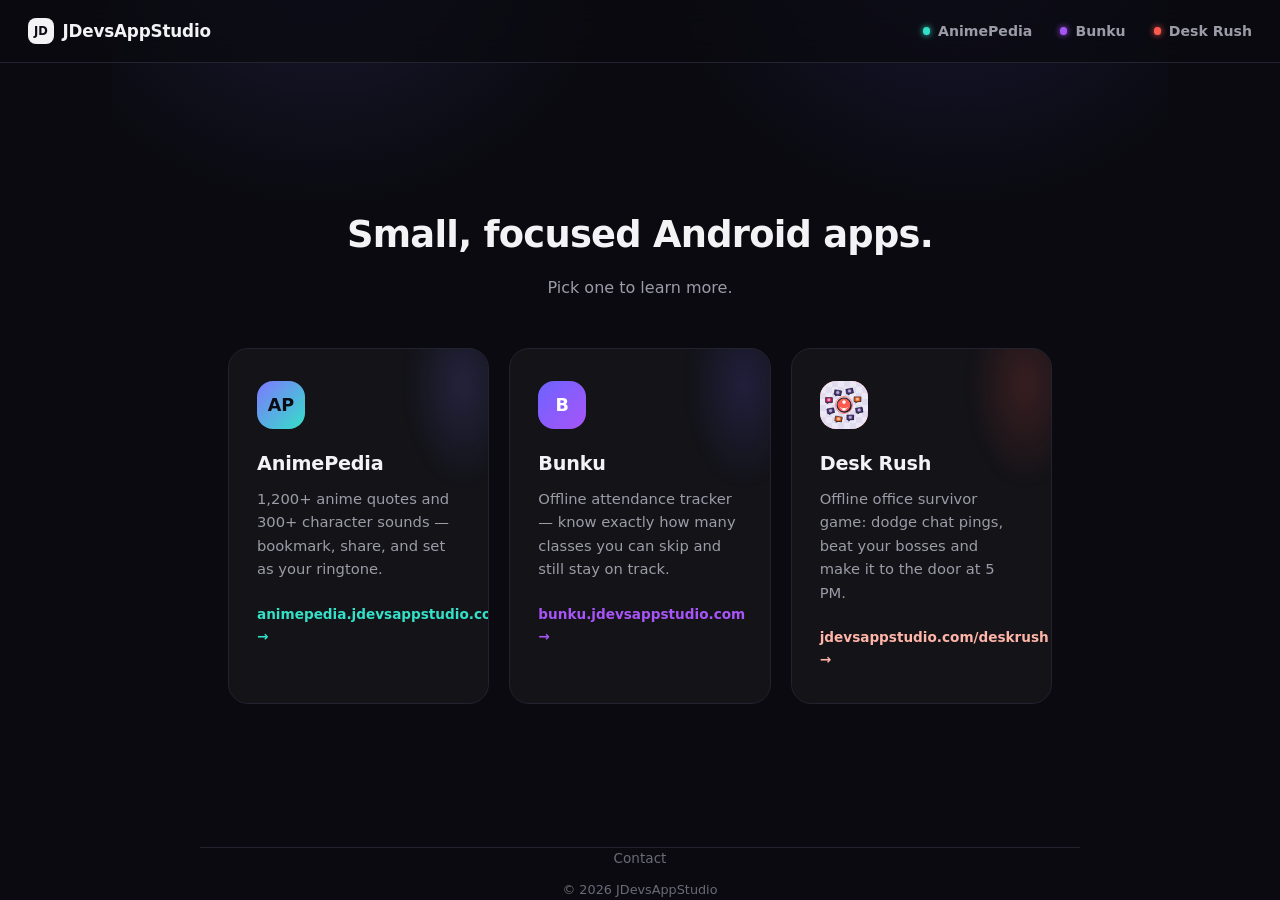
<file: index.html>
<!doctype html>
<html lang="en">
<head>
<meta charset="utf-8" />
<meta name="viewport" content="width=device-width, initial-scale=1" />
<title>JDevsAppStudio</title>
<meta name="description" content="JDevsAppStudio — small, focused Android apps. AnimePedia (anime quotes & ringtones), Bunku (attendance tracker) and Desk Rush (office survivor game)." />
<link rel="canonical" href="https://jdevsappstudio.com/" />
<meta name="theme-color" content="#0a0a10" />
<link rel="icon" href="data:image/svg+xml,%3Csvg xmlns='http://www.w3.org/2000/svg' viewBox='0 0 32 32'%3E%3Crect width='32' height='32' rx='9' fill='%23F3F3F6'/%3E%3Ctext x='16' y='22' font-family='Arial,sans-serif' font-size='15' font-weight='800' fill='%230a0a10' text-anchor='middle'%3EJD%3C/text%3E%3C/svg%3E" />
<style>
:root{
  --bg:#0a0a10;
  --surface:#131318;
  --border:#232330;
  --text1:#f3f3f6;
  --text2:#9c9ca8;
  --text3:#6b6b78;
  --animepedia:#7e78ff;
  --animepedia-2:#34e0c8;
  --bunku:#6c63ff;
  --bunku-2:#a855f7;
  --deskrush:#ff5a4e;
  --deskrush-2:#ffb4a8;
  color-scheme: dark;
}
*,*::before,*::after{box-sizing:border-box;margin:0;padding:0}
body{
  background:var(--bg); color:var(--text2);
  font-family:-apple-system,"Segoe UI",Roboto,system-ui,sans-serif;
  line-height:1.6; min-height:100vh;
  display:flex; flex-direction:column;
  overflow-x:hidden;
}
a{color:inherit}
img{max-width:100%;display:block}

.wrap{ max-width:880px; margin:0 auto; padding:0 1.75rem; width:100%; }

nav{
  position:sticky; top:0; z-index:40;
  display:flex; align-items:center; justify-content:space-between;
  padding:1.1rem 1.75rem;
  background:rgba(10,10,16,.72); backdrop-filter:blur(14px);
  border-bottom:1px solid var(--border);
}
.brand{ display:flex; align-items:center; gap:.55rem; font-weight:800; font-size:1.05rem; color:var(--text1); letter-spacing:-.01em; text-decoration:none; }
.brand .mark{
  width:1.6rem; height:1.6rem; border-radius:.5rem; background:var(--text1);
  color:var(--bg); display:inline-flex; align-items:center; justify-content:center;
  font-size:.72rem; font-weight:800;
}
.nav-links{ display:flex; align-items:center; gap:1.75rem; }
.nav-link{ display:inline-flex; align-items:center; gap:.5rem; text-decoration:none; color:var(--text2); font-size:.88rem; font-weight:600; transition:color .15s; }
.nav-link .dot{ width:.45rem; height:.45rem; border-radius:50%; }
.nav-link.animepedia .dot{ background:var(--animepedia-2); box-shadow:0 0 6px var(--animepedia-2); }
.nav-link.bunku .dot{ background:var(--bunku-2); box-shadow:0 0 6px var(--bunku-2); }
.nav-link.deskrush .dot{ background:var(--deskrush); box-shadow:0 0 6px var(--deskrush); }
.nav-link:hover{ color:var(--text1); }
@media (max-width:520px){ .nav-link span:not(.dot){ display:none } }

main{ flex:1; display:flex; flex-direction:column; justify-content:center; padding:3.5rem 0 4rem; position:relative; isolation:isolate; }
main::before{
  content:''; position:absolute; inset:-15% -10% auto -10%; height:80%; z-index:-1;
  background:
    radial-gradient(40% 60% at 20% 0%, rgba(126,120,255,.14), transparent 70%),
    radial-gradient(40% 60% at 80% 0%, rgba(108,99,255,.14), transparent 70%);
}

.hero{ text-align:center; margin-bottom:3rem; }
.hero h1{
  font-size:clamp(1.7rem,4.2vw,2.3rem); font-weight:800; color:var(--text1);
  letter-spacing:-.02em; margin-bottom:.6rem; text-wrap:balance;
}
.hero p{ color:var(--text2); font-size:1rem; max-width:32ch; margin:0 auto; }

.apps{ display:grid; grid-template-columns:repeat(auto-fit,minmax(240px,1fr)); gap:1.25rem; }

.app-card{
  display:block; text-decoration:none;
  background:var(--surface); border:1px solid var(--border); border-radius:20px;
  padding:2rem 1.75rem; position:relative; overflow:hidden; isolation:isolate;
  transition:border-color .15s, transform .15s;
}
.app-card:hover{ transform:translateY(-2px); }
.app-card::before{
  content:''; position:absolute; inset:-30% -20% auto auto; width:60%; height:80%; z-index:-1;
  background:radial-gradient(closest-side, var(--glow), transparent 72%); filter:blur(6px);
}
.app-card.animepedia{ --glow:rgba(126,120,255,.16); }
.app-card.animepedia:hover{ border-color:var(--animepedia); }
.app-card.bunku{ --glow:rgba(108,99,255,.16); }
.app-card.bunku:hover{ border-color:var(--bunku); }
.app-card.deskrush{ --glow:rgba(255,90,78,.16); }
.app-card.deskrush:hover{ border-color:var(--deskrush); }

.app-icon{
  width:3rem; height:3rem; border-radius:1rem; margin-bottom:1.25rem;
  display:flex; align-items:center; justify-content:center; font-weight:800; font-size:1.1rem; color:#fff;
}
.animepedia .app-icon{ background:linear-gradient(135deg,var(--animepedia),var(--animepedia-2)); color:#0c0c14; }
.bunku .app-icon{ background:linear-gradient(135deg,var(--bunku),var(--bunku-2)); }
.deskrush .app-icon{ background:var(--deskrush); padding:0; overflow:hidden; }
.deskrush .app-icon img{ width:100%; height:100%; }

.app-card h2{ font-size:1.2rem; font-weight:800; color:var(--text1); margin-bottom:.4rem; letter-spacing:-.01em; }
.app-card p{ font-size:.92rem; color:var(--text2); margin-bottom:1.25rem; min-height:2.8em; }
.app-card .go{ font-size:.85rem; font-weight:700; display:inline-flex; align-items:center; gap:.4rem; }
.animepedia .go{ color:var(--animepedia-2); }
.bunku .go{ color:var(--bunku-2); }
.deskrush .go{ color:var(--deskrush-2); }

footer{ border-top:1px solid var(--border); padding:1.75rem; text-align:center; }
.footer-links{ display:flex; gap:1.5rem; justify-content:center; flex-wrap:wrap; margin-bottom:.6rem; }
.footer-links a{ color:var(--text3); text-decoration:none; font-size:.85rem; }
.footer-links a:hover{ color:var(--text2); }
footer p{ color:var(--text3); font-size:.8rem; }
</style>
</head>
<body>

<nav>
  <a class="brand" href="#"><span class="mark">JD</span>JDevsAppStudio</a>
  <div class="nav-links">
    <a class="nav-link animepedia" href="https://animepedia.jdevsappstudio.com" target="_blank" rel="noopener"><span class="dot"></span><span>AnimePedia</span></a>
    <a class="nav-link bunku" href="https://bunku.jdevsappstudio.com" target="_blank" rel="noopener"><span class="dot"></span><span>Bunku</span></a>
    <a class="nav-link deskrush" href="/deskrush/"><span class="dot"></span><span>Desk Rush</span></a>
  </div>
</nav>

<main class="wrap">
  <div class="hero">
    <h1>Small, focused Android apps.</h1>
    <p>Pick one to learn more.</p>
  </div>

  <div class="apps">
    <a class="app-card animepedia" href="https://animepedia.jdevsappstudio.com" target="_blank" rel="noopener">
      <div class="app-icon">AP</div>
      <h2>AnimePedia</h2>
      <p>1,200+ anime quotes and 300+ character sounds — bookmark, share, and set as your ringtone.</p>
      <span class="go">animepedia.jdevsappstudio.com &rarr;</span>
    </a>
    <a class="app-card bunku" href="https://bunku.jdevsappstudio.com" target="_blank" rel="noopener">
      <div class="app-icon">B</div>
      <h2>Bunku</h2>
      <p>Offline attendance tracker — know exactly how many classes you can skip and still stay on track.</p>
      <span class="go">bunku.jdevsappstudio.com &rarr;</span>
    </a>
    <a class="app-card deskrush" href="/deskrush/">
      <div class="app-icon"><img src="/deskrush/img/icon.svg" alt=""></div>
      <h2>Desk Rush</h2>
      <p>Offline office survivor game: dodge chat pings, beat your bosses and make it to the door at 5 PM.</p>
      <span class="go">jdevsappstudio.com/deskrush &rarr;</span>
    </a>
  </div>
</main>

<footer class="wrap">
  <div class="footer-links">
    <a href="mailto:jdevsappstudio@gmail.com">Contact</a>
  </div>
  <p>&copy; 2026 JDevsAppStudio</p>
</footer>

</body>
</html>
</file>
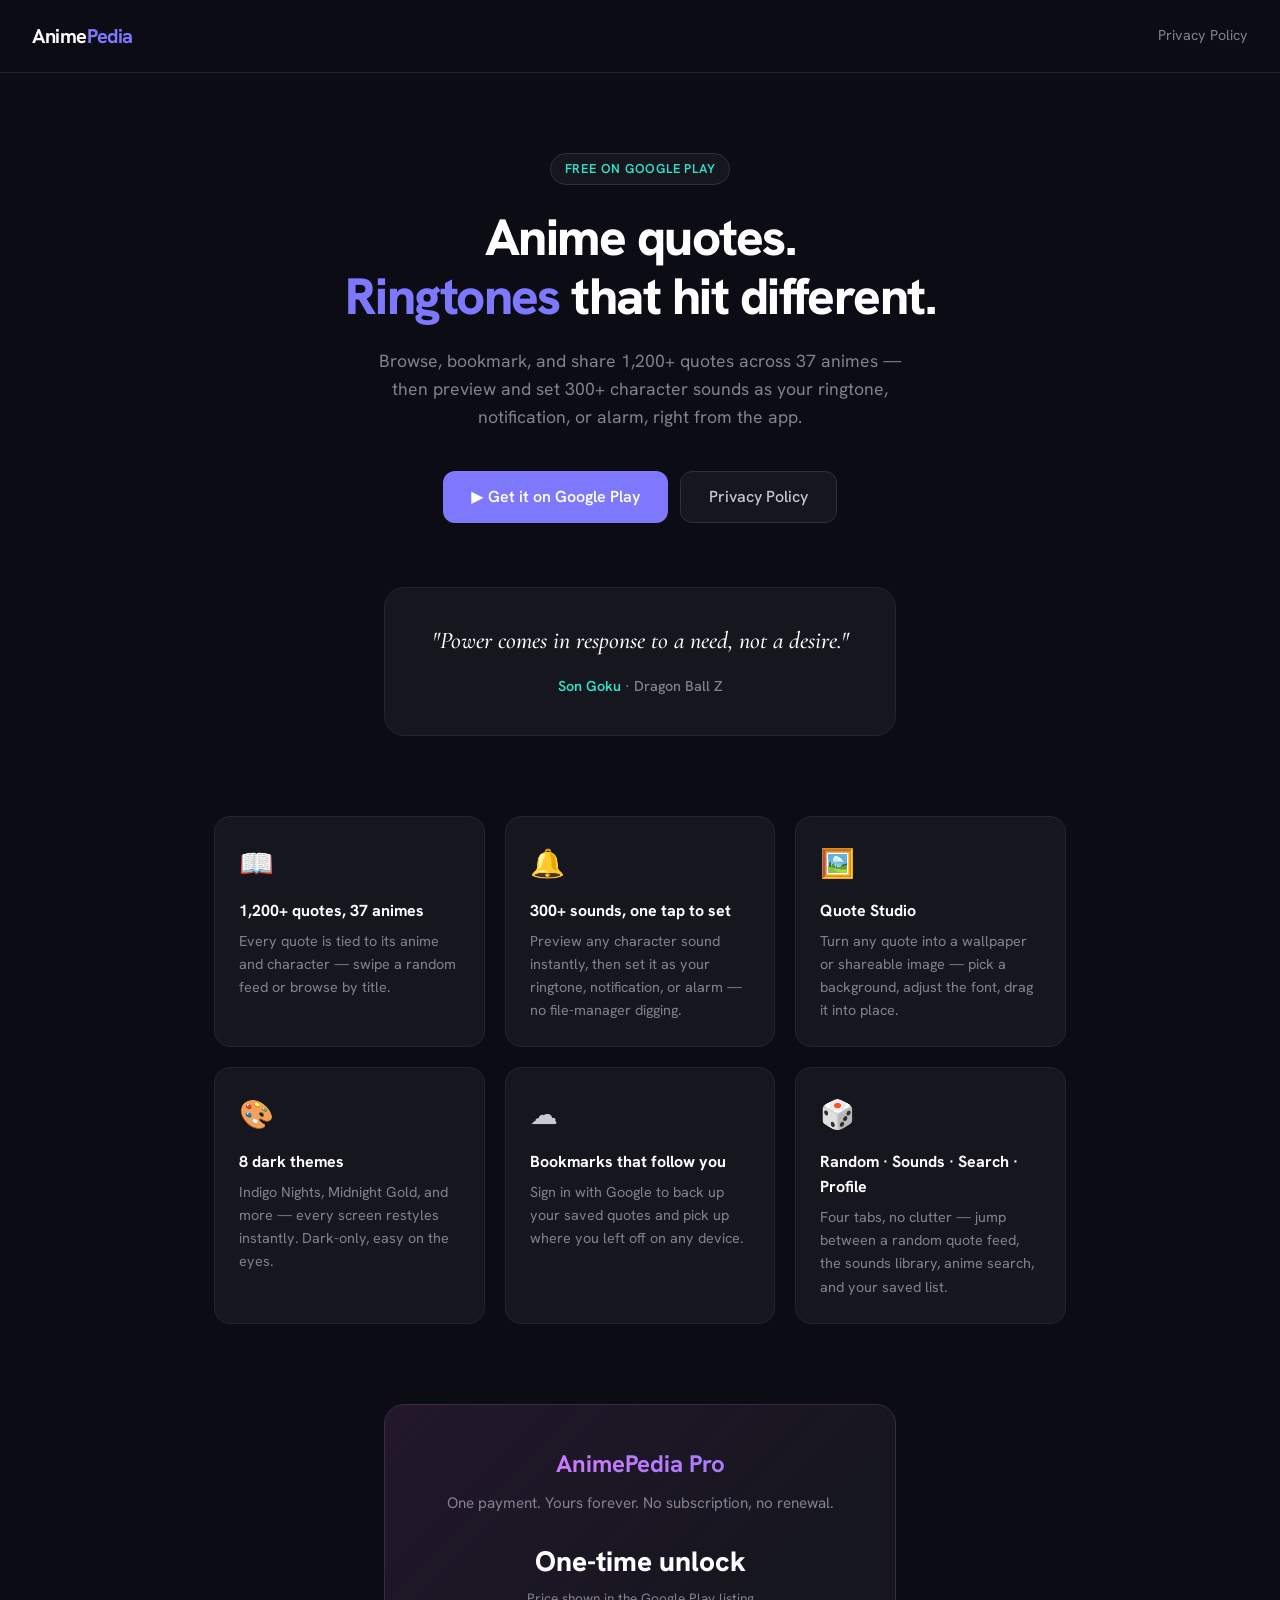
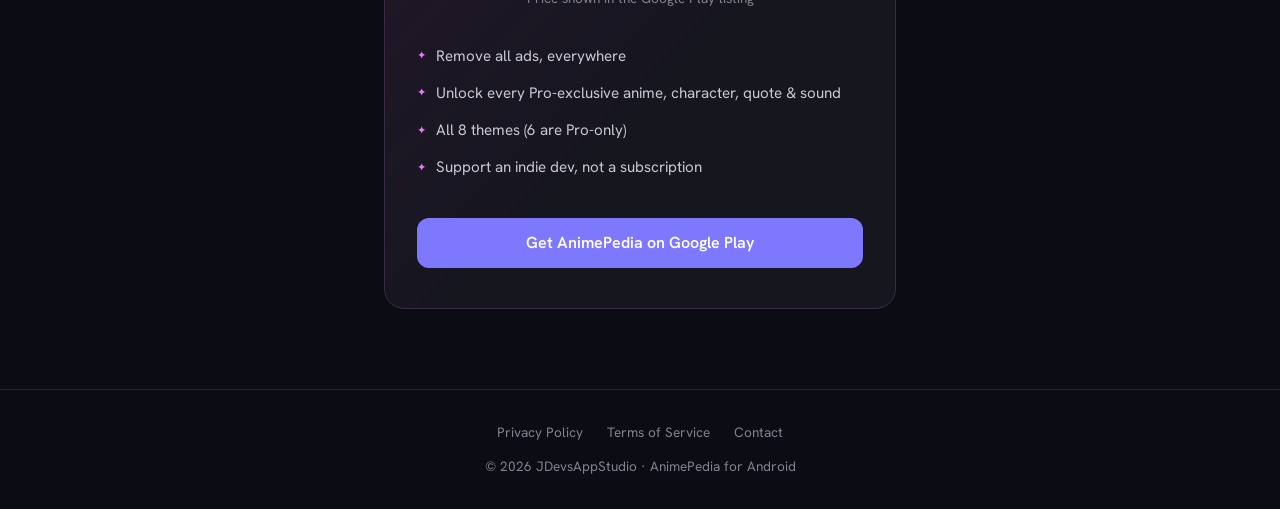
<file: animepedia/index.html>
<!DOCTYPE html>
<html lang="en">
<head>
  <meta charset="utf-8" />
  <meta name="viewport" content="width=device-width, initial-scale=1" />
  <title>AnimePedia — Anime quotes &amp; ringtones</title>
  <meta name="description" content="AnimePedia is a free anime quotes and ringtones app. Browse and bookmark 1,200+ quotes across 37 animes, and preview + set 300+ character sounds as your ringtone, notification, or alarm." />
  <link rel="preconnect" href="https://fonts.googleapis.com" />
  <link rel="preconnect" href="https://fonts.gstatic.com" crossorigin />
  <link href="https://fonts.googleapis.com/css2?family=Cormorant:ital,wght@0,500;0,600;1,500&family=Hanken+Grotesk:wght@400;500;600;700;800&display=swap" rel="stylesheet" />
  <style>
    :root { color-scheme: dark; }
    *, *::before, *::after { box-sizing: border-box; margin: 0; padding: 0; }
    body {
      background: #0C0C14; color: #C9C9D4;
      font-family: "Hanken Grotesk", -apple-system, "Segoe UI", Roboto, system-ui, sans-serif;
      line-height: 1.6;
    }

    /* NAV */
    nav {
      display: flex; align-items: center; justify-content: space-between;
      padding: 1.25rem 2rem; border-bottom: 1px solid #25252F;
    }
    .logo { font-size: 1.25rem; font-weight: 700; color: #fff; text-decoration: none; letter-spacing: -.02em; }
    .logo span { color: #7E78FF; }
    .nav-link { color: #82828F; text-decoration: none; font-size: .9rem; }
    .nav-link:hover { color: #fff; }

    /* HERO */
    .hero {
      text-align: center; padding: 5rem 1.5rem 4rem;
      max-width: 680px; margin: 0 auto;
    }
    .badge {
      display: inline-block; background: #16161F; border: 1px solid #30303C;
      color: #34E0C8; font-size: .8rem; font-weight: 600; letter-spacing: .06em;
      text-transform: uppercase; padding: .3rem .85rem; border-radius: 999px;
      margin-bottom: 1.5rem;
    }
    h1 {
      font-size: clamp(2.2rem, 6vw, 3.2rem); font-weight: 800;
      color: #fff; line-height: 1.15; letter-spacing: -.03em;
      margin-bottom: 1.25rem;
    }
    h1 em { font-style: normal; color: #7E78FF; }
    .subtitle {
      font-size: 1.1rem; color: #82828F; max-width: 540px;
      margin: 0 auto 2.5rem;
    }
    .cta-group { display: flex; gap: .75rem; justify-content: center; flex-wrap: wrap; }
    .btn-primary {
      display: inline-flex; align-items: center; gap: .5rem;
      background: #7E78FF; color: #fff; text-decoration: none;
      font-weight: 600; font-size: 1rem; padding: .75rem 1.75rem;
      border-radius: 12px; transition: background .15s;
    }
    .btn-primary:hover { background: #6A63F0; }
    .btn-secondary {
      display: inline-flex; align-items: center;
      background: #16161F; border: 1px solid #30303C; color: #C9C9D4;
      text-decoration: none; font-weight: 500; font-size: 1rem;
      padding: .75rem 1.75rem; border-radius: 12px; transition: border-color .15s;
    }
    .btn-secondary:hover { border-color: #7E78FF; }

    /* SAMPLE QUOTE */
    .quote-sample {
      max-width: 560px; margin: 0 auto 4.5rem; padding: 0 1.5rem; text-align: center;
    }
    .quote-card {
      background: #16161F; border: 1px solid #25252F; border-radius: 20px;
      padding: 2.25rem 2rem;
    }
    .quote-card p {
      font-family: "Cormorant", Georgia, serif; font-style: italic;
      font-size: 1.5rem; font-weight: 500; color: #fff; line-height: 1.4;
      margin-bottom: 1rem;
    }
    .quote-card cite {
      font-style: normal; font-size: .9rem; color: #34E0C8; font-weight: 600;
    }
    .quote-card cite span { color: #82828F; font-weight: 500; }

    /* FEATURES */
    .features {
      display: grid; grid-template-columns: repeat(auto-fit, minmax(240px, 1fr));
      gap: 1.25rem; max-width: 900px; margin: 5rem auto; padding: 0 1.5rem;
    }
    .feature {
      background: #16161F; border: 1px solid #25252F; border-radius: 16px;
      padding: 1.5rem;
    }
    .feature-icon { font-size: 1.75rem; margin-bottom: .75rem; }
    .feature h3 { font-size: 1rem; font-weight: 700; color: #fff; margin-bottom: .4rem; }
    .feature p { font-size: .9rem; color: #82828F; }

    /* PRO */
    .pro-section {
      max-width: 560px; margin: 0 auto 5rem; padding: 0 1.5rem; text-align: center;
    }
    .pro-card {
      background: linear-gradient(135deg, rgba(232,121,249,.10) 0%, #16161F 55%);
      border: 1px solid #3A2A45; border-radius: 20px; padding: 2.5rem 2rem;
    }
    .pro-card h2 {
      font-size: 1.5rem; margin-bottom: .5rem;
      background: linear-gradient(90deg, #E879F9, #8B7CFF);
      -webkit-background-clip: text; background-clip: text; color: transparent;
    }
    .pro-card p { color: #82828F; margin-bottom: 1.5rem; font-size: .95rem; }
    .price { font-size: 1.75rem; font-weight: 800; color: #fff; margin-bottom: .25rem; }
    .price-note { font-size: .85rem; color: #82828F; margin-bottom: 1.75rem; }
    .pro-features { text-align: left; list-style: none; margin-bottom: 2rem; }
    .pro-features li {
      padding: .4rem 0; color: #C9C9D4; font-size: .95rem;
      display: flex; align-items: center; gap: .6rem;
    }
    .pro-features li::before { content: "✦"; color: #E879F9; font-size: .7rem; flex-shrink: 0; }

    /* FOOTER */
    footer {
      border-top: 1px solid #25252F; padding: 2rem 1.5rem;
      text-align: center; color: #82828F; font-size: .85rem;
    }
    footer a { color: #82828F; text-decoration: none; }
    footer a:hover { color: #34E0C8; }
    .footer-links { display: flex; gap: 1.5rem; justify-content: center; margin-bottom: .75rem; flex-wrap: wrap; }
  </style>
</head>
<body>

<nav>
  <a class="logo" href="#">Anime<span>Pedia</span></a>
  <a class="nav-link" href="privacy-policy.html">Privacy Policy</a>
</nav>

<section class="hero">
  <span class="badge">Free on Google Play</span>
  <h1>Anime quotes.<br><em>Ringtones</em> that hit different.</h1>
  <p class="subtitle">
    Browse, bookmark, and share 1,200+ quotes across 37 animes — then preview and set
    300+ character sounds as your ringtone, notification, or alarm, right from the app.
  </p>
  <div class="cta-group">
    <a class="btn-primary" href="https://play.google.com/store/apps/details?id=com.jdevsappstudio.animepedia" target="_blank" rel="noopener">
      ▶ Get it on Google Play
    </a>
    <a class="btn-secondary" href="privacy-policy.html">Privacy Policy</a>
  </div>
</section>

<section class="quote-sample">
  <div class="quote-card">
    <p>"Power comes in response to a need, not a desire."</p>
    <cite>Son Goku <span>· Dragon Ball Z</span></cite>
  </div>
</section>

<section class="features">
  <div class="feature">
    <div class="feature-icon">📖</div>
    <h3>1,200+ quotes, 37 animes</h3>
    <p>Every quote is tied to its anime and character — swipe a random feed or browse by title.</p>
  </div>
  <div class="feature">
    <div class="feature-icon">🔔</div>
    <h3>300+ sounds, one tap to set</h3>
    <p>Preview any character sound instantly, then set it as your ringtone, notification, or alarm — no file-manager digging.</p>
  </div>
  <div class="feature">
    <div class="feature-icon">🖼️</div>
    <h3>Quote Studio</h3>
    <p>Turn any quote into a wallpaper or shareable image — pick a background, adjust the font, drag it into place.</p>
  </div>
  <div class="feature">
    <div class="feature-icon">🎨</div>
    <h3>8 dark themes</h3>
    <p>Indigo Nights, Midnight Gold, and more — every screen restyles instantly. Dark-only, easy on the eyes.</p>
  </div>
  <div class="feature">
    <div class="feature-icon">☁️</div>
    <h3>Bookmarks that follow you</h3>
    <p>Sign in with Google to back up your saved quotes and pick up where you left off on any device.</p>
  </div>
  <div class="feature">
    <div class="feature-icon">🎲</div>
    <h3>Random · Sounds · Search · Profile</h3>
    <p>Four tabs, no clutter — jump between a random quote feed, the sounds library, anime search, and your saved list.</p>
  </div>
</section>

<section class="pro-section">
  <div class="pro-card">
    <h2>AnimePedia Pro</h2>
    <p>One payment. Yours forever. No subscription, no renewal.</p>
    <div class="price">One-time unlock</div>
    <div class="price-note">Price shown in the Google Play listing</div>
    <ul class="pro-features">
      <li>Remove all ads, everywhere</li>
      <li>Unlock every Pro-exclusive anime, character, quote &amp; sound</li>
      <li>All 8 themes (6 are Pro-only)</li>
      <li>Support an indie dev, not a subscription</li>
    </ul>
    <a class="btn-primary" href="https://play.google.com/store/apps/details?id=com.jdevsappstudio.animepedia" target="_blank" rel="noopener" style="width:100%;justify-content:center;">
      Get AnimePedia on Google Play
    </a>
  </div>
</section>

<footer>
  <div class="footer-links">
    <a href="privacy-policy.html">Privacy Policy</a>
    <a href="terms-of-service.html">Terms of Service</a>
    <a href="mailto:jdevsappstudio@gmail.com">Contact</a>
  </div>
  <p>© 2026 JDevsAppStudio · AnimePedia for Android</p>
</footer>

</body>
</html>
</file>
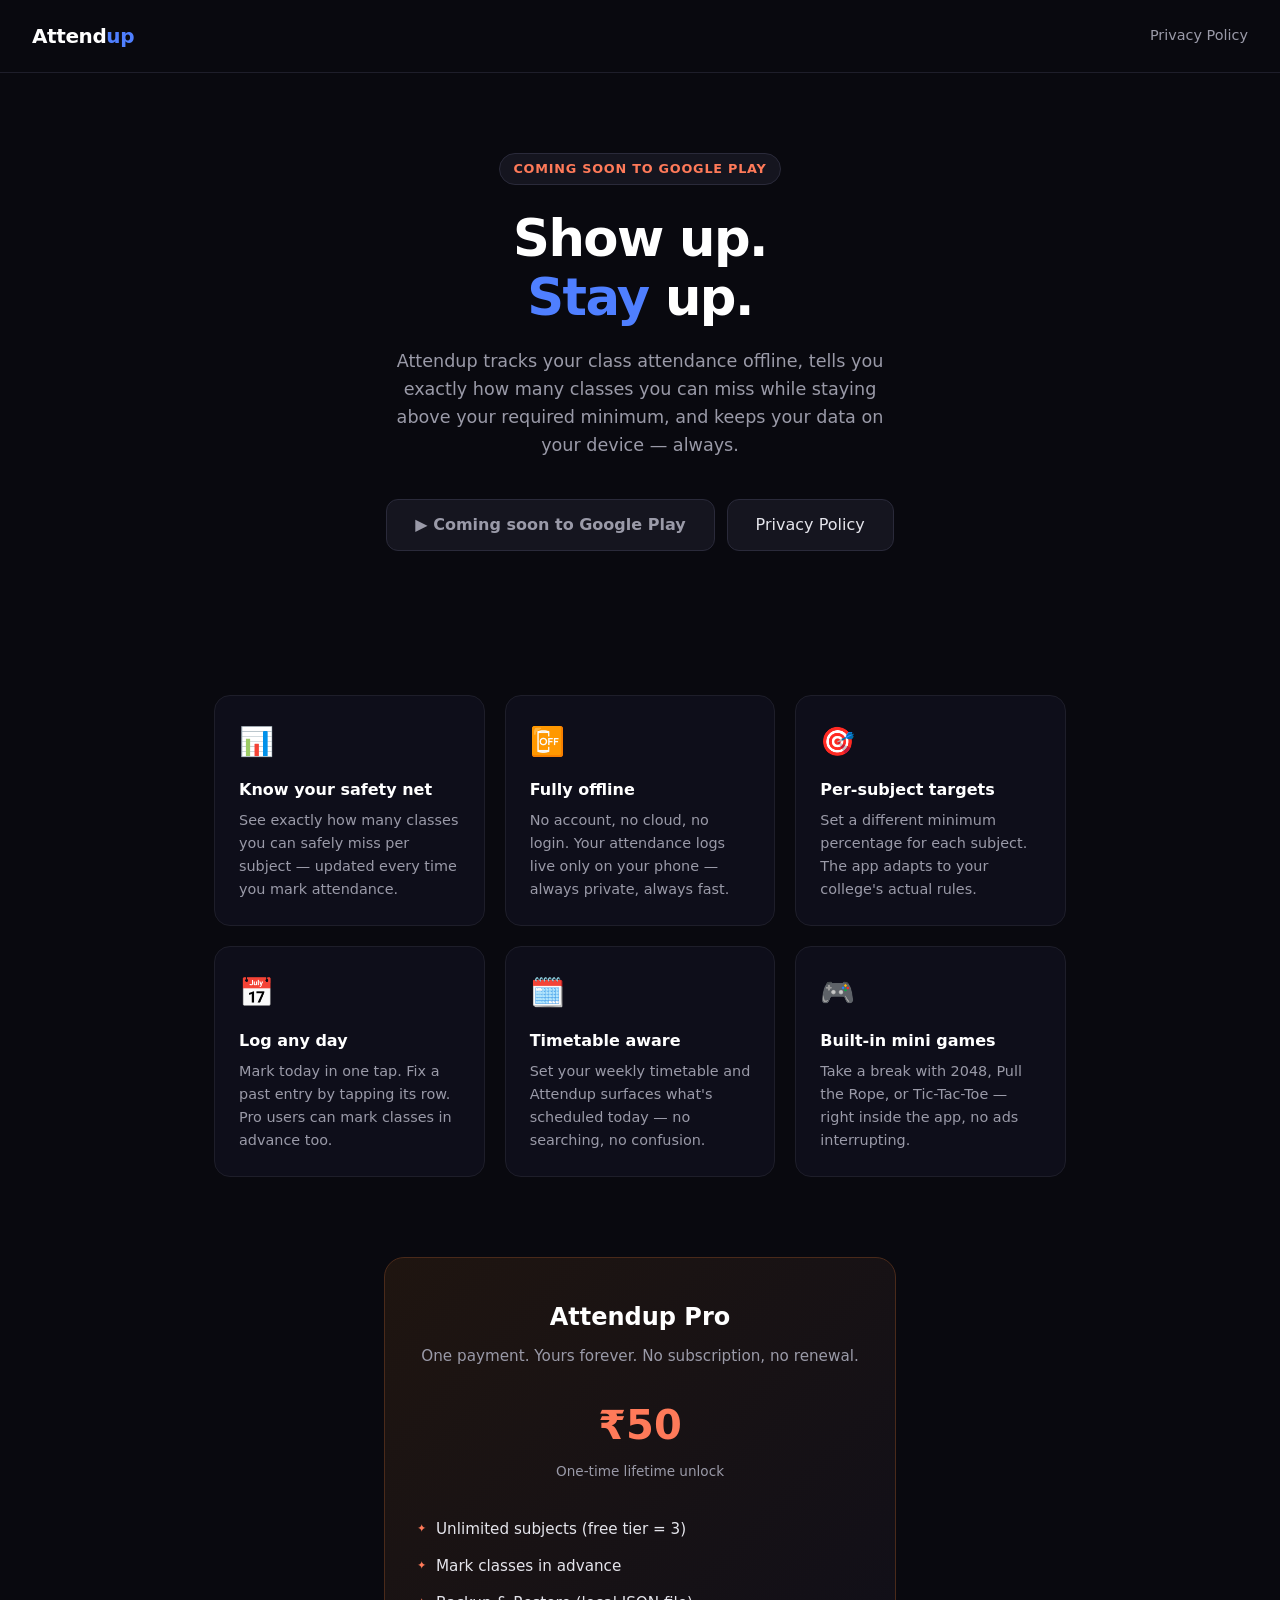
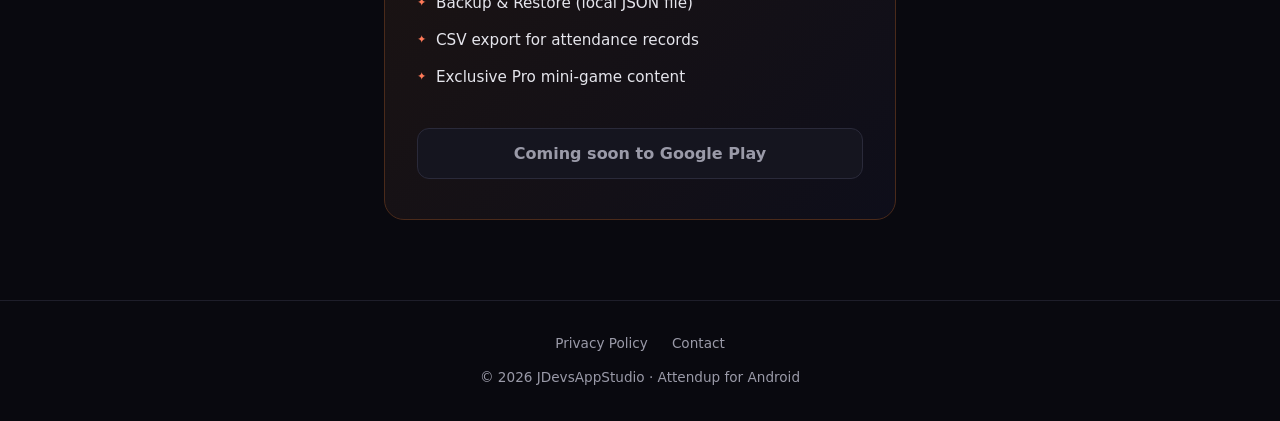
<file: attendup/index.html>
<!DOCTYPE html>
<html lang="en">
<head>
  <meta charset="utf-8" />
  <meta name="viewport" content="width=device-width, initial-scale=1" />
  <title>Attendup — Show up. Stay up.</title>
  <meta name="description" content="Attendup is an offline-first attendance tracker for college students. Know exactly how many classes you can miss and still stay above your required minimum." />
  <style>
    :root { color-scheme: dark; }
    *, *::before, *::after { box-sizing: border-box; margin: 0; padding: 0; }
    body {
      background: #09090F; color: #E5E5EC;
      font-family: -apple-system, "Segoe UI", Roboto, system-ui, sans-serif;
      line-height: 1.6;
    }

    /* NAV */
    nav {
      display: flex; align-items: center; justify-content: space-between;
      padding: 1.25rem 2rem; border-bottom: 1px solid #1E1E2A;
    }
    .logo { font-size: 1.25rem; font-weight: 700; color: #fff; text-decoration: none; letter-spacing: -.02em; }
    .logo span { color: #4F7FFF; }
    .nav-link { color: #9A9AA8; text-decoration: none; font-size: .9rem; }
    .nav-link:hover { color: #fff; }

    /* HERO */
    .hero {
      text-align: center; padding: 5rem 1.5rem 4rem;
      max-width: 680px; margin: 0 auto;
    }
    .badge {
      display: inline-block; background: #15151F; border: 1px solid #2A2A3A;
      color: #FF7A59; font-size: .8rem; font-weight: 600; letter-spacing: .06em;
      text-transform: uppercase; padding: .3rem .85rem; border-radius: 999px;
      margin-bottom: 1.5rem;
    }
    h1 {
      font-size: clamp(2.2rem, 6vw, 3.2rem); font-weight: 800;
      color: #fff; line-height: 1.15; letter-spacing: -.03em;
      margin-bottom: 1.25rem;
    }
    h1 em { font-style: normal; color: #4F7FFF; }
    .subtitle {
      font-size: 1.1rem; color: #9A9AA8; max-width: 520px;
      margin: 0 auto 2.5rem;
    }
    .cta-group { display: flex; gap: .75rem; justify-content: center; flex-wrap: wrap; }
    .btn-primary {
      display: inline-flex; align-items: center; gap: .5rem;
      background: #4F7FFF; color: #fff; text-decoration: none;
      font-weight: 600; font-size: 1rem; padding: .75rem 1.75rem;
      border-radius: 12px; transition: background .15s;
    }
    .btn-primary:hover { background: #3D67E0; }
    .btn-primary[aria-disabled="true"] {
      background: #15151F; border: 1px solid #2A2A3A; color: #9A9AA8;
      cursor: default; pointer-events: none;
    }
    .btn-secondary {
      display: inline-flex; align-items: center;
      background: #15151F; border: 1px solid #2A2A3A; color: #E5E5EC;
      text-decoration: none; font-weight: 500; font-size: 1rem;
      padding: .75rem 1.75rem; border-radius: 12px; transition: border-color .15s;
    }
    .btn-secondary:hover { border-color: #4F7FFF; }

    /* FEATURES */
    .features {
      display: grid; grid-template-columns: repeat(auto-fit, minmax(240px, 1fr));
      gap: 1.25rem; max-width: 900px; margin: 5rem auto; padding: 0 1.5rem;
    }
    .feature {
      background: #0E0E1A; border: 1px solid #1E1E2A; border-radius: 16px;
      padding: 1.5rem;
    }
    .feature-icon { font-size: 1.75rem; margin-bottom: .75rem; }
    .feature h3 { font-size: 1rem; font-weight: 700; color: #fff; margin-bottom: .4rem; }
    .feature p { font-size: .9rem; color: #9A9AA8; }

    /* PRO */
    .pro-section {
      max-width: 560px; margin: 0 auto 5rem; padding: 0 1.5rem; text-align: center;
    }
    .pro-card {
      background: linear-gradient(135deg, #1F1510 0%, #0E0E1A 100%);
      border: 1px solid #4A2A1A; border-radius: 20px; padding: 2.5rem 2rem;
    }
    .pro-card h2 { font-size: 1.5rem; color: #fff; margin-bottom: .5rem; }
    .pro-card p { color: #9A9AA8; margin-bottom: 1.5rem; font-size: .95rem; }
    .price { font-size: 2.5rem; font-weight: 800; color: #FF7A59; margin-bottom: .25rem; }
    .price-note { font-size: .85rem; color: #9A9AA8; margin-bottom: 1.75rem; }
    .pro-features { text-align: left; list-style: none; margin-bottom: 2rem; }
    .pro-features li {
      padding: .4rem 0; color: #E5E5EC; font-size: .95rem;
      display: flex; align-items: center; gap: .6rem;
    }
    .pro-features li::before { content: "✦"; color: #FF7A59; font-size: .7rem; flex-shrink: 0; }

    /* FOOTER */
    footer {
      border-top: 1px solid #1E1E2A; padding: 2rem 1.5rem;
      text-align: center; color: #9A9AA8; font-size: .85rem;
    }
    footer a { color: #9A9AA8; text-decoration: none; }
    footer a:hover { color: #FF7A59; }
    .footer-links { display: flex; gap: 1.5rem; justify-content: center; margin-bottom: .75rem; flex-wrap: wrap; }
  </style>
</head>
<body>

<nav>
  <a class="logo" href="#">Attend<span>up</span></a>
  <a class="nav-link" href="privacy-policy.html">Privacy Policy</a>
</nav>

<section class="hero">
  <span class="badge">Coming soon to Google Play</span>
  <h1>Show up.<br><em>Stay</em> up.</h1>
  <p class="subtitle">
    Attendup tracks your class attendance offline, tells you exactly how many classes
    you can miss while staying above your required minimum, and keeps your data on your device — always.
  </p>
  <div class="cta-group">
    <a class="btn-primary" href="#" aria-disabled="true" onclick="return false;">
      ▶ Coming soon to Google Play
    </a>
    <a class="btn-secondary" href="privacy-policy.html">Privacy Policy</a>
  </div>
</section>

<section class="features">
  <div class="feature">
    <div class="feature-icon">📊</div>
    <h3>Know your safety net</h3>
    <p>See exactly how many classes you can safely miss per subject — updated every time you mark attendance.</p>
  </div>
  <div class="feature">
    <div class="feature-icon">📴</div>
    <h3>Fully offline</h3>
    <p>No account, no cloud, no login. Your attendance logs live only on your phone — always private, always fast.</p>
  </div>
  <div class="feature">
    <div class="feature-icon">🎯</div>
    <h3>Per-subject targets</h3>
    <p>Set a different minimum percentage for each subject. The app adapts to your college's actual rules.</p>
  </div>
  <div class="feature">
    <div class="feature-icon">📅</div>
    <h3>Log any day</h3>
    <p>Mark today in one tap. Fix a past entry by tapping its row. Pro users can mark classes in advance too.</p>
  </div>
  <div class="feature">
    <div class="feature-icon">🗓️</div>
    <h3>Timetable aware</h3>
    <p>Set your weekly timetable and Attendup surfaces what's scheduled today — no searching, no confusion.</p>
  </div>
  <div class="feature">
    <div class="feature-icon">🎮</div>
    <h3>Built-in mini games</h3>
    <p>Take a break with 2048, Pull the Rope, or Tic-Tac-Toe — right inside the app, no ads interrupting.</p>
  </div>
</section>

<section class="pro-section">
  <div class="pro-card">
    <h2>Attendup Pro</h2>
    <p>One payment. Yours forever. No subscription, no renewal.</p>
    <div class="price">₹50</div>
    <div class="price-note">One-time lifetime unlock</div>
    <ul class="pro-features">
      <li>Unlimited subjects (free tier = 3)</li>
      <li>Mark classes in advance</li>
      <li>Backup &amp; Restore (local JSON file)</li>
      <li>CSV export for attendance records</li>
      <li>Exclusive Pro mini-game content</li>
    </ul>
    <a class="btn-primary" href="#" aria-disabled="true" onclick="return false;" style="width:100%;justify-content:center;">
      Coming soon to Google Play
    </a>
  </div>
</section>

<footer>
  <div class="footer-links">
    <a href="privacy-policy.html">Privacy Policy</a>
    <a href="mailto:jdevsappstudio@gmail.com">Contact</a>
  </div>
  <p>© 2026 JDevsAppStudio · Attendup for Android</p>
</footer>

</body>
</html>
</file>
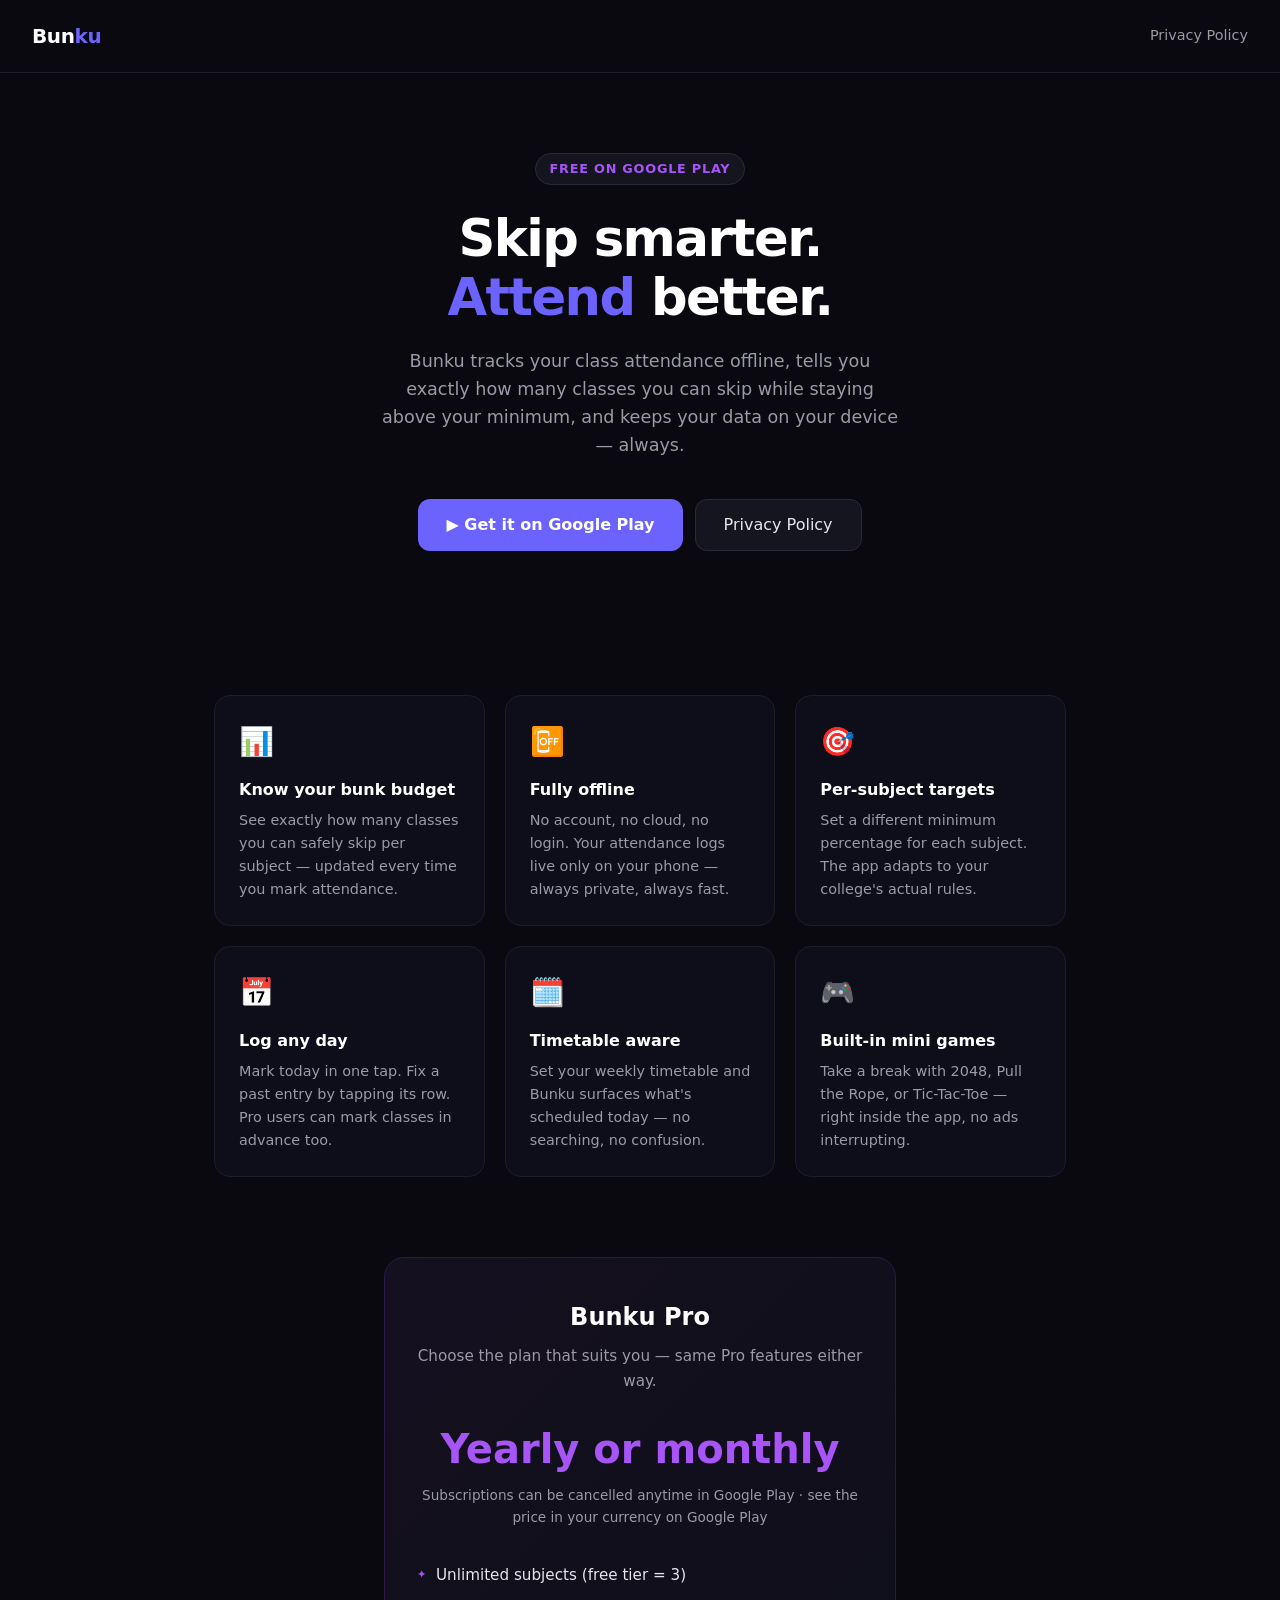
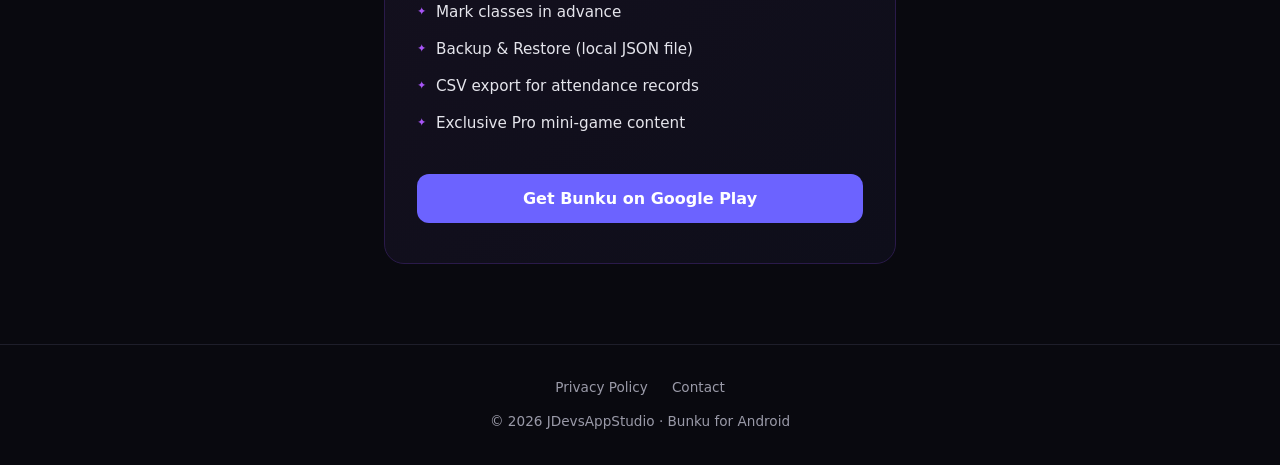
<file: bunku/index.html>
<!DOCTYPE html>
<html lang="en">
<head>
  <meta charset="utf-8" />
  <meta name="viewport" content="width=device-width, initial-scale=1" />
  <title>Bunku — Skip smarter. Attend better.</title>
  <meta name="description" content="Bunku is an offline-first attendance tracker for college students. Know exactly how many classes you can skip and still stay on track." />
  <style>
    :root { color-scheme: dark; }
    *, *::before, *::after { box-sizing: border-box; margin: 0; padding: 0; }
    body {
      background: #09090F; color: #E5E5EC;
      font-family: -apple-system, "Segoe UI", Roboto, system-ui, sans-serif;
      line-height: 1.6;
    }

    /* NAV */
    nav {
      display: flex; align-items: center; justify-content: space-between;
      padding: 1.25rem 2rem; border-bottom: 1px solid #1E1E2A;
    }
    .logo { font-size: 1.25rem; font-weight: 700; color: #fff; text-decoration: none; letter-spacing: -.02em; }
    .logo span { color: #6C63FF; }
    .nav-link { color: #9A9AA8; text-decoration: none; font-size: .9rem; }
    .nav-link:hover { color: #fff; }

    /* HERO */
    .hero {
      text-align: center; padding: 5rem 1.5rem 4rem;
      max-width: 680px; margin: 0 auto;
    }
    .badge {
      display: inline-block; background: #15151F; border: 1px solid #2A2A3A;
      color: #A855F7; font-size: .8rem; font-weight: 600; letter-spacing: .06em;
      text-transform: uppercase; padding: .3rem .85rem; border-radius: 999px;
      margin-bottom: 1.5rem;
    }
    h1 {
      font-size: clamp(2.2rem, 6vw, 3.2rem); font-weight: 800;
      color: #fff; line-height: 1.15; letter-spacing: -.03em;
      margin-bottom: 1.25rem;
    }
    h1 em { font-style: normal; color: #6C63FF; }
    .subtitle {
      font-size: 1.1rem; color: #9A9AA8; max-width: 520px;
      margin: 0 auto 2.5rem;
    }
    .cta-group { display: flex; gap: .75rem; justify-content: center; flex-wrap: wrap; }
    .btn-primary {
      display: inline-flex; align-items: center; gap: .5rem;
      background: #6C63FF; color: #fff; text-decoration: none;
      font-weight: 600; font-size: 1rem; padding: .75rem 1.75rem;
      border-radius: 12px; transition: background .15s;
    }
    .btn-primary:hover { background: #5A52E0; }
    .btn-secondary {
      display: inline-flex; align-items: center;
      background: #15151F; border: 1px solid #2A2A3A; color: #E5E5EC;
      text-decoration: none; font-weight: 500; font-size: 1rem;
      padding: .75rem 1.75rem; border-radius: 12px; transition: border-color .15s;
    }
    .btn-secondary:hover { border-color: #6C63FF; }

    /* FEATURES */
    .features {
      display: grid; grid-template-columns: repeat(auto-fit, minmax(240px, 1fr));
      gap: 1.25rem; max-width: 900px; margin: 5rem auto; padding: 0 1.5rem;
    }
    .feature {
      background: #0E0E1A; border: 1px solid #1E1E2A; border-radius: 16px;
      padding: 1.5rem;
    }
    .feature-icon { font-size: 1.75rem; margin-bottom: .75rem; }
    .feature h3 { font-size: 1rem; font-weight: 700; color: #fff; margin-bottom: .4rem; }
    .feature p { font-size: .9rem; color: #9A9AA8; }

    /* PRO */
    .pro-section {
      max-width: 560px; margin: 0 auto 5rem; padding: 0 1.5rem; text-align: center;
    }
    .pro-card {
      background: linear-gradient(135deg, #15101F 0%, #0E0E1A 100%);
      border: 1px solid #2A1A4A; border-radius: 20px; padding: 2.5rem 2rem;
    }
    .pro-card h2 { font-size: 1.5rem; color: #fff; margin-bottom: .5rem; }
    .pro-card p { color: #9A9AA8; margin-bottom: 1.5rem; font-size: .95rem; }
    .price { font-size: 2.5rem; font-weight: 800; color: #A855F7; margin-bottom: .25rem; }
    .price-note { font-size: .85rem; color: #9A9AA8; margin-bottom: 1.75rem; }
    .pro-features { text-align: left; list-style: none; margin-bottom: 2rem; }
    .pro-features li {
      padding: .4rem 0; color: #E5E5EC; font-size: .95rem;
      display: flex; align-items: center; gap: .6rem;
    }
    .pro-features li::before { content: "✦"; color: #A855F7; font-size: .7rem; flex-shrink: 0; }

    /* FOOTER */
    footer {
      border-top: 1px solid #1E1E2A; padding: 2rem 1.5rem;
      text-align: center; color: #9A9AA8; font-size: .85rem;
    }
    footer a { color: #9A9AA8; text-decoration: none; }
    footer a:hover { color: #A855F7; }
    .footer-links { display: flex; gap: 1.5rem; justify-content: center; margin-bottom: .75rem; flex-wrap: wrap; }
  </style>
</head>
<body>

<nav>
  <a class="logo" href="#">Bun<span>ku</span></a>
  <a class="nav-link" href="privacy-policy.html">Privacy Policy</a>
</nav>

<section class="hero">
  <span class="badge">Free on Google Play</span>
  <h1>Skip smarter.<br><em>Attend</em> better.</h1>
  <p class="subtitle">
    Bunku tracks your class attendance offline, tells you exactly how many classes
    you can skip while staying above your minimum, and keeps your data on your device — always.
  </p>
  <div class="cta-group">
    <a class="btn-primary" href="https://play.google.com/store/apps/details?id=com.jdevsappstudio.bunku" target="_blank" rel="noopener">
      ▶ Get it on Google Play
    </a>
    <a class="btn-secondary" href="privacy-policy.html">Privacy Policy</a>
  </div>
</section>

<section class="features">
  <div class="feature">
    <div class="feature-icon">📊</div>
    <h3>Know your bunk budget</h3>
    <p>See exactly how many classes you can safely skip per subject — updated every time you mark attendance.</p>
  </div>
  <div class="feature">
    <div class="feature-icon">📴</div>
    <h3>Fully offline</h3>
    <p>No account, no cloud, no login. Your attendance logs live only on your phone — always private, always fast.</p>
  </div>
  <div class="feature">
    <div class="feature-icon">🎯</div>
    <h3>Per-subject targets</h3>
    <p>Set a different minimum percentage for each subject. The app adapts to your college's actual rules.</p>
  </div>
  <div class="feature">
    <div class="feature-icon">📅</div>
    <h3>Log any day</h3>
    <p>Mark today in one tap. Fix a past entry by tapping its row. Pro users can mark classes in advance too.</p>
  </div>
  <div class="feature">
    <div class="feature-icon">🗓️</div>
    <h3>Timetable aware</h3>
    <p>Set your weekly timetable and Bunku surfaces what's scheduled today — no searching, no confusion.</p>
  </div>
  <div class="feature">
    <div class="feature-icon">🎮</div>
    <h3>Built-in mini games</h3>
    <p>Take a break with 2048, Pull the Rope, or Tic-Tac-Toe — right inside the app, no ads interrupting.</p>
  </div>
</section>

<section class="pro-section">
  <div class="pro-card">
    <h2>Bunku Pro</h2>
    <p>Choose the plan that suits you — same Pro features either way.</p>
    <div class="price">Yearly or monthly</div>
    <div class="price-note">Subscriptions can be cancelled anytime in Google Play · see the price in your currency on Google Play</div>
    <ul class="pro-features">
      <li>Unlimited subjects (free tier = 3)</li>
      <li>Mark classes in advance</li>
      <li>Backup &amp; Restore (local JSON file)</li>
      <li>CSV export for attendance records</li>
      <li>Exclusive Pro mini-game content</li>
    </ul>
    <a class="btn-primary" href="https://play.google.com/store/apps/details?id=com.jdevsappstudio.bunku" target="_blank" rel="noopener" style="width:100%;justify-content:center;">
      Get Bunku on Google Play
    </a>
  </div>
</section>

<footer>
  <div class="footer-links">
    <a href="privacy-policy.html">Privacy Policy</a>
    <a href="mailto:jdevsappstudio@gmail.com">Contact</a>
  </div>
  <p>© 2026 JDevsAppStudio · Bunku for Android</p>
</footer>

</body>
</html>
</file>
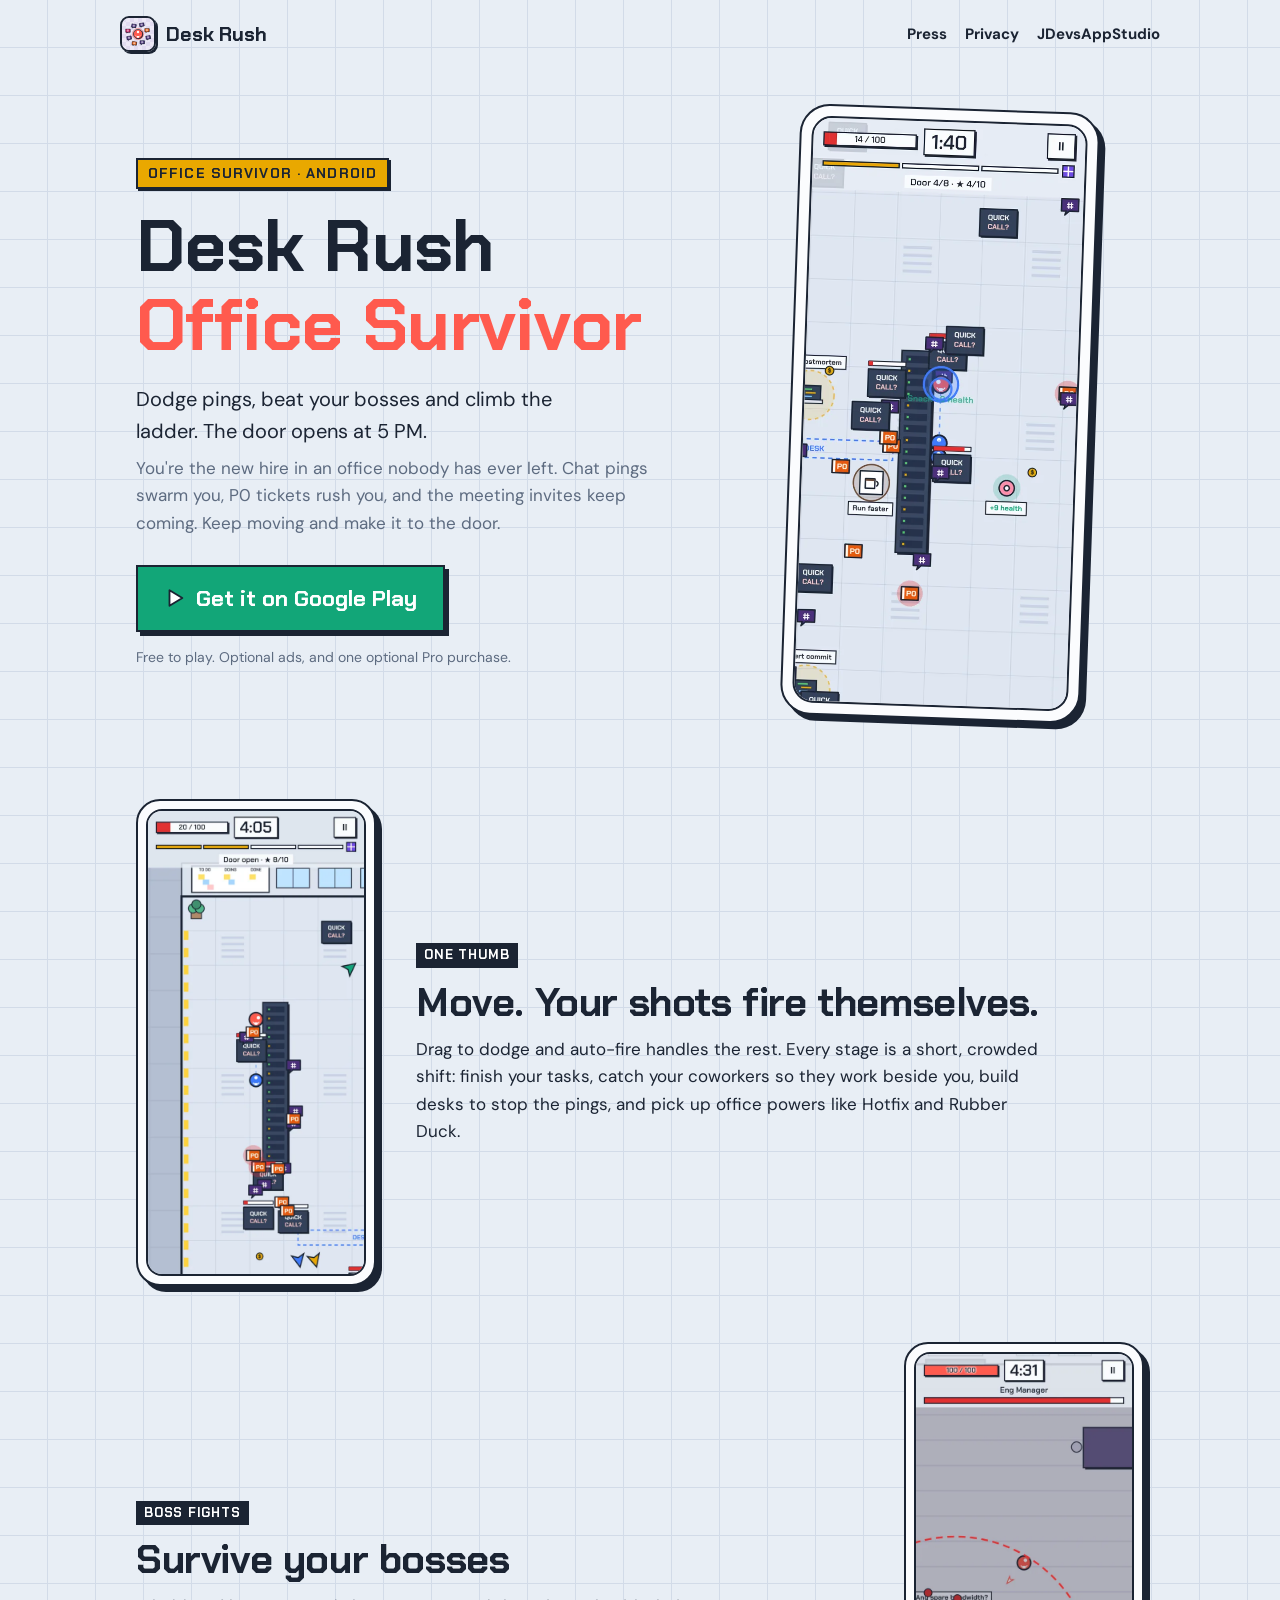
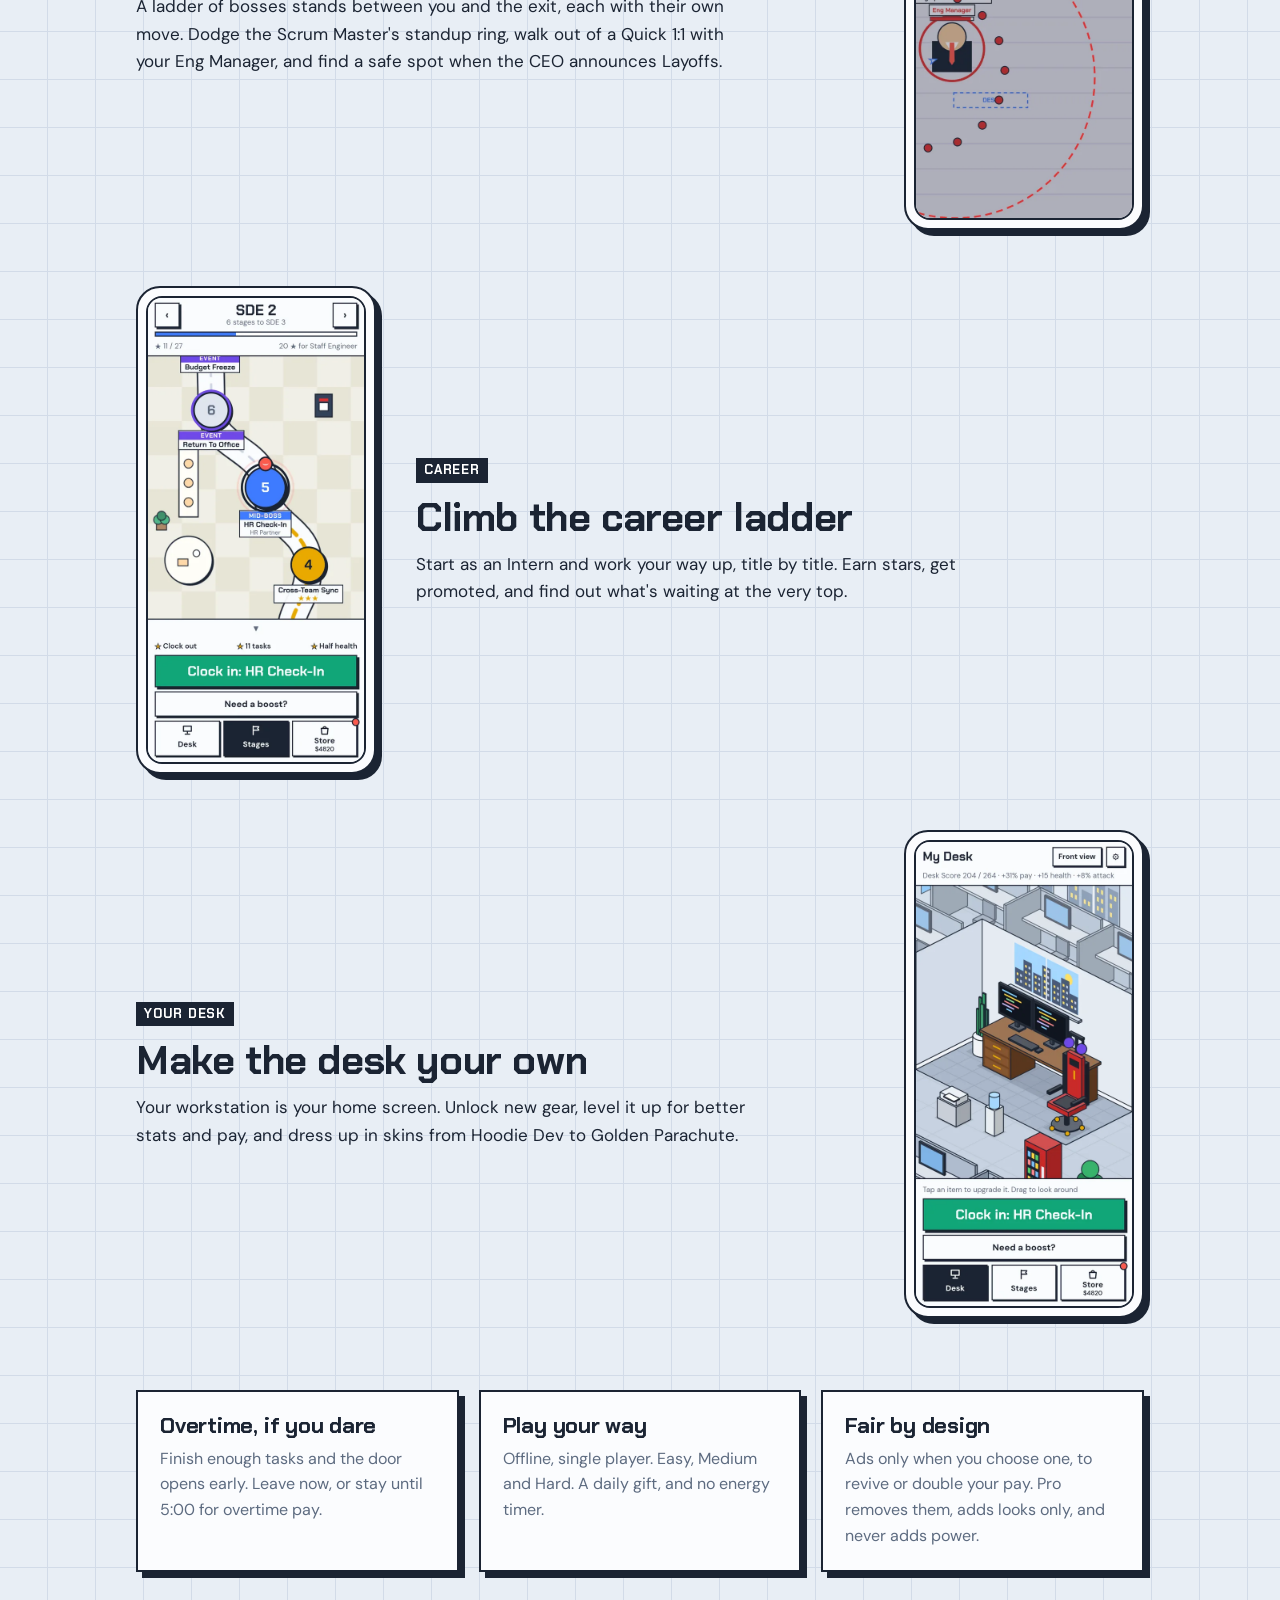
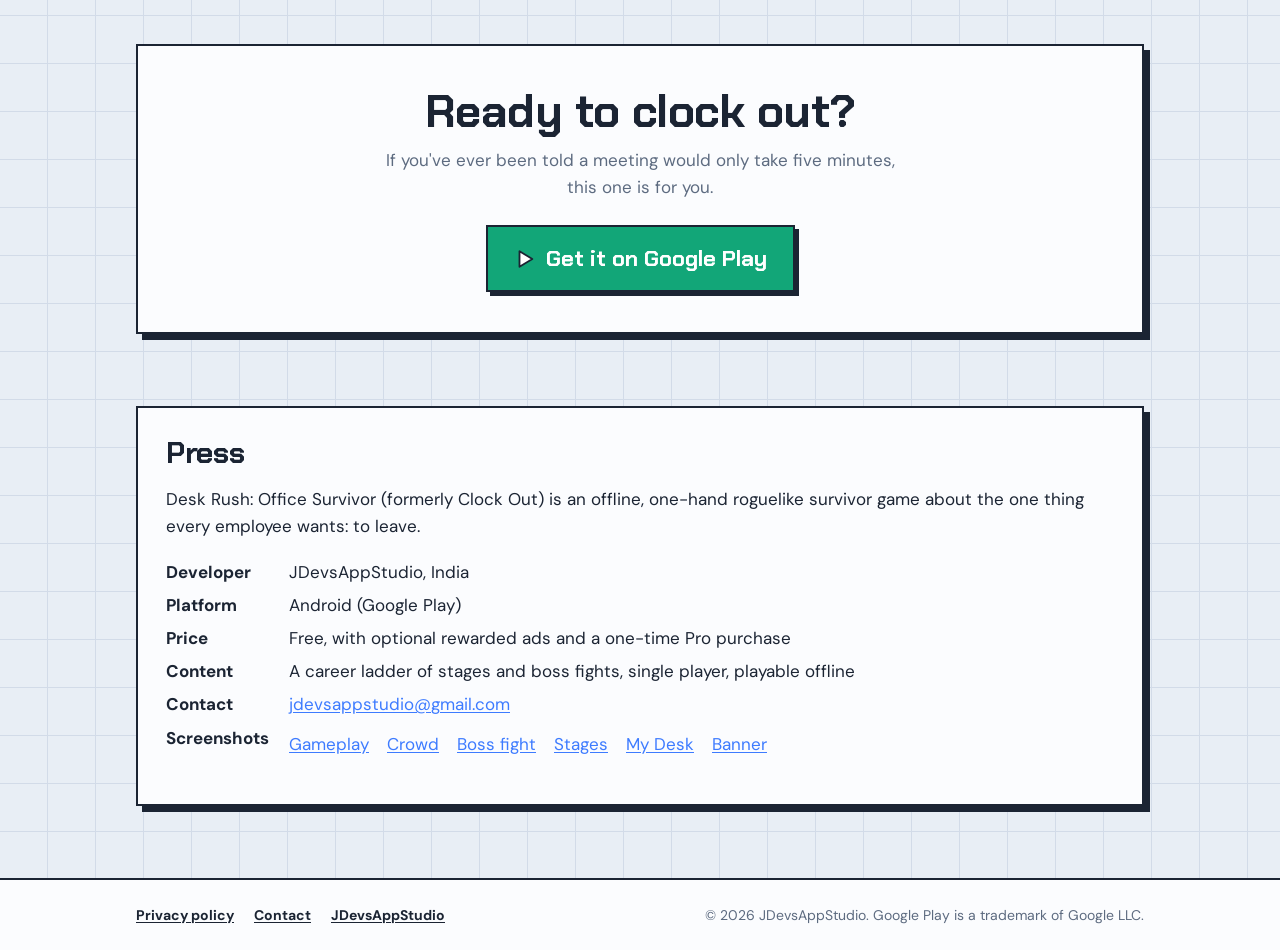
<file: clockout/index.html>
<!doctype html>
<html lang="en">
<head>
<meta charset="utf-8">
<meta name="viewport" content="width=device-width, initial-scale=1">
<title>Moved: Desk Rush</title>
<meta name="robots" content="noindex">
<link rel="canonical" href="https://jdevsappstudio.com/deskrush/">
<meta http-equiv="refresh" content="0; url=/deskrush/">
<script>location.replace("/deskrush/" + location.hash);</script>
<style>body{font:16px/1.5 system-ui,sans-serif;background:#fff;color:#222;padding:40px 16px;text-align:center}a{color:#d23c31}</style>
</head>
<body>
<p>Clock Out is now Desk Rush. This page moved to <a href="/deskrush/">jdevsappstudio.com/deskrush/</a>.</p>
</body>
</html>
</file>
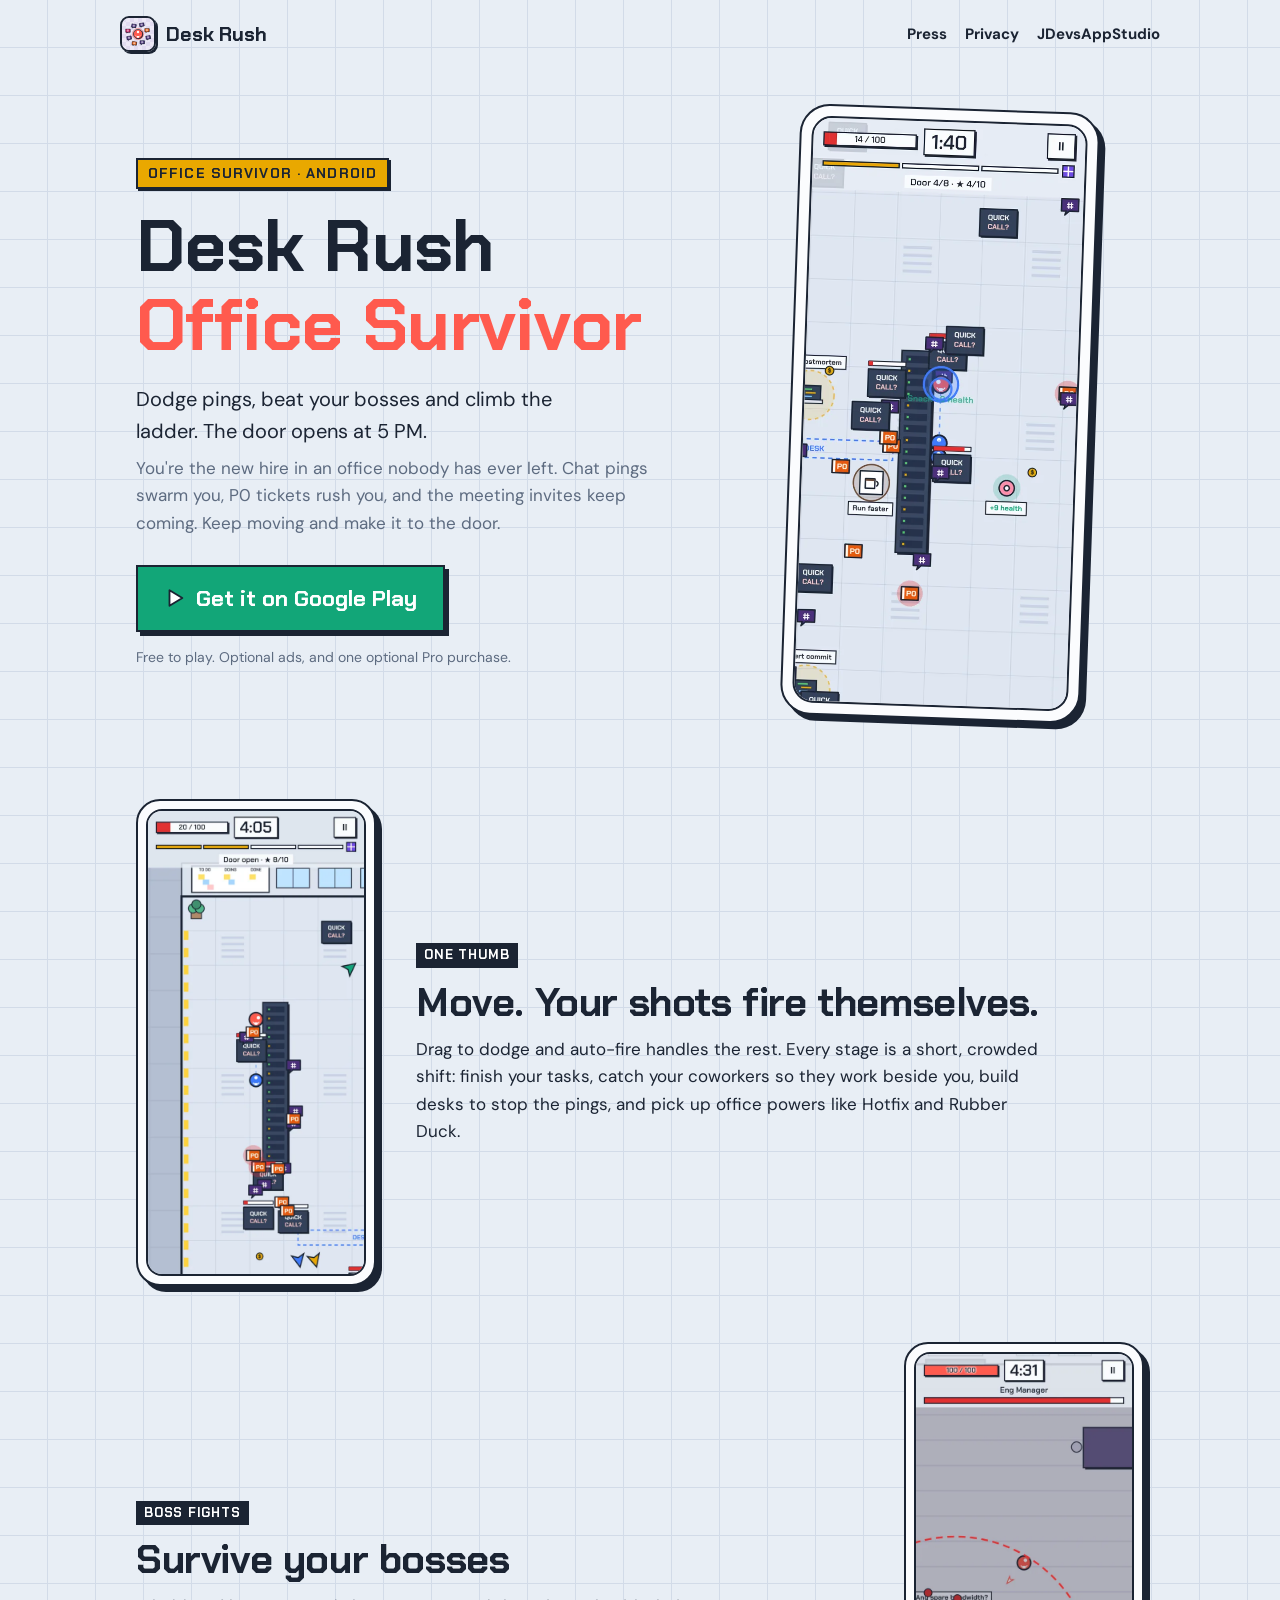
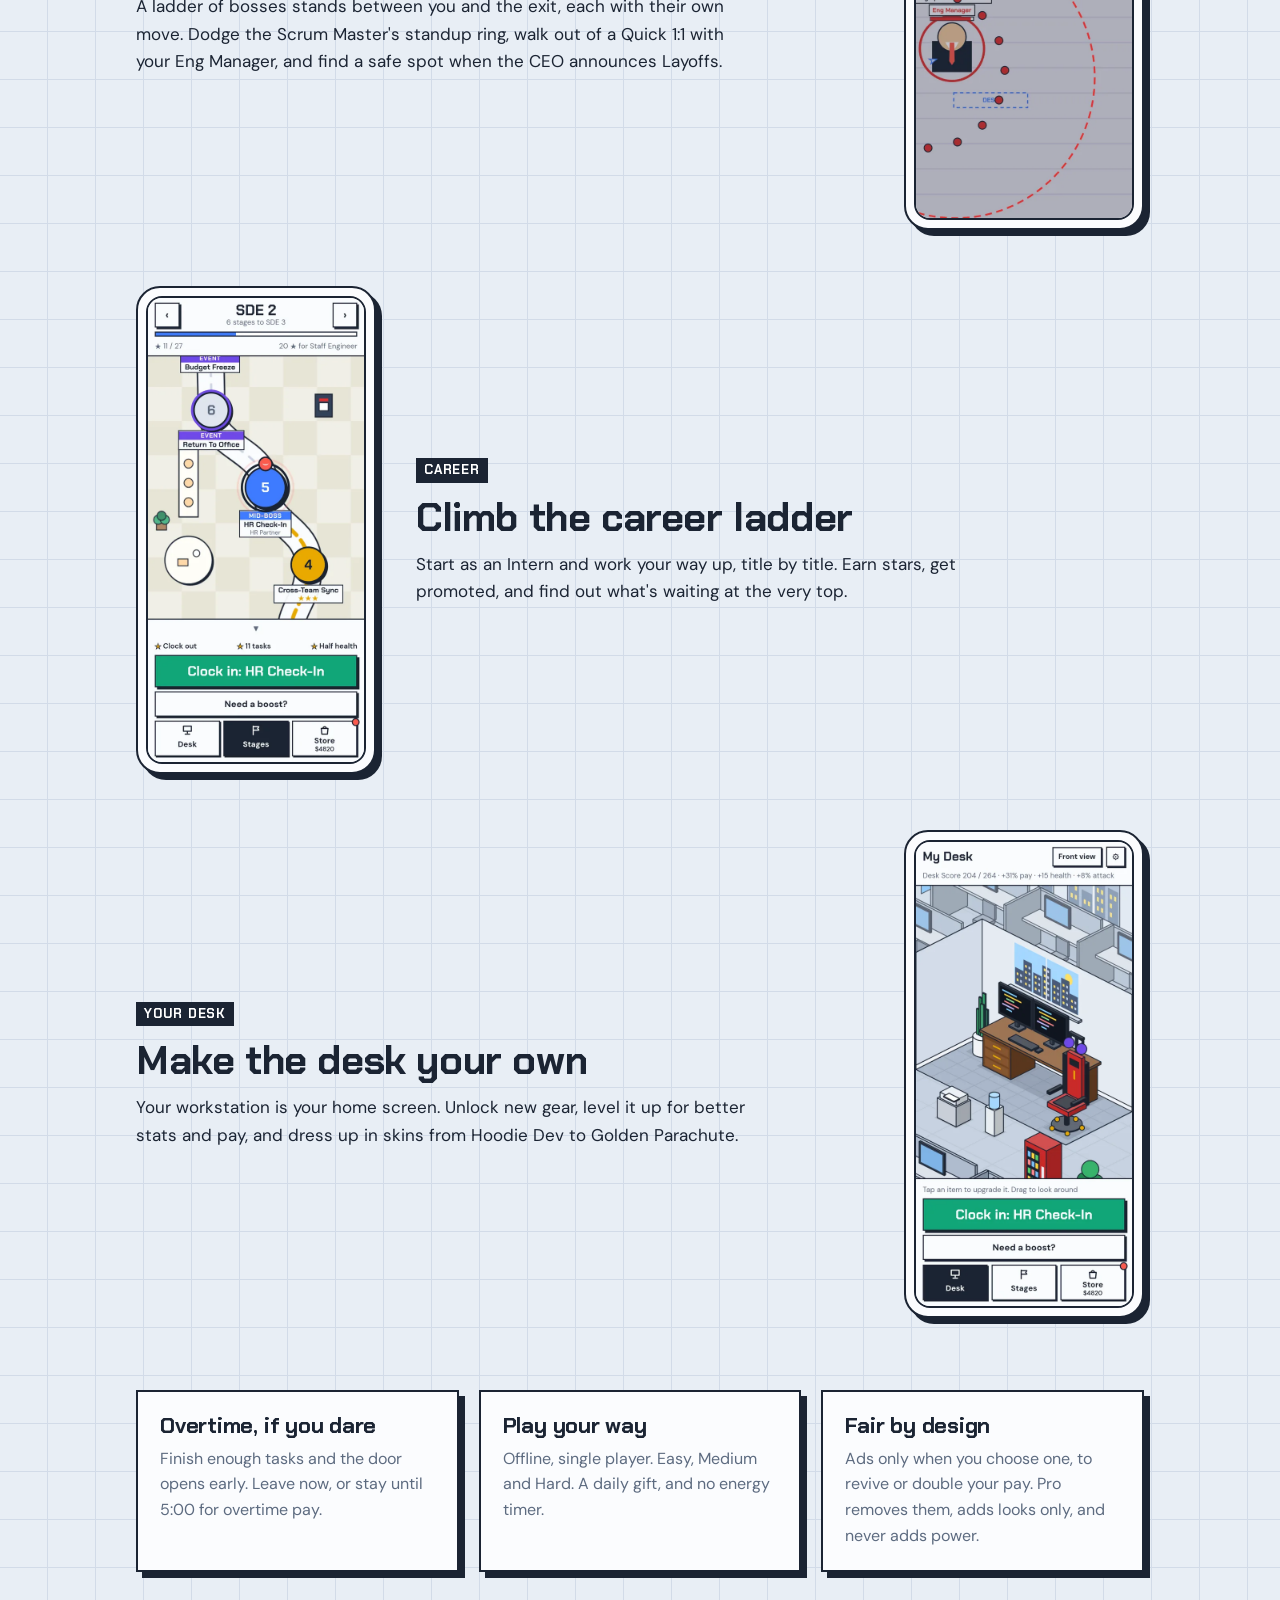
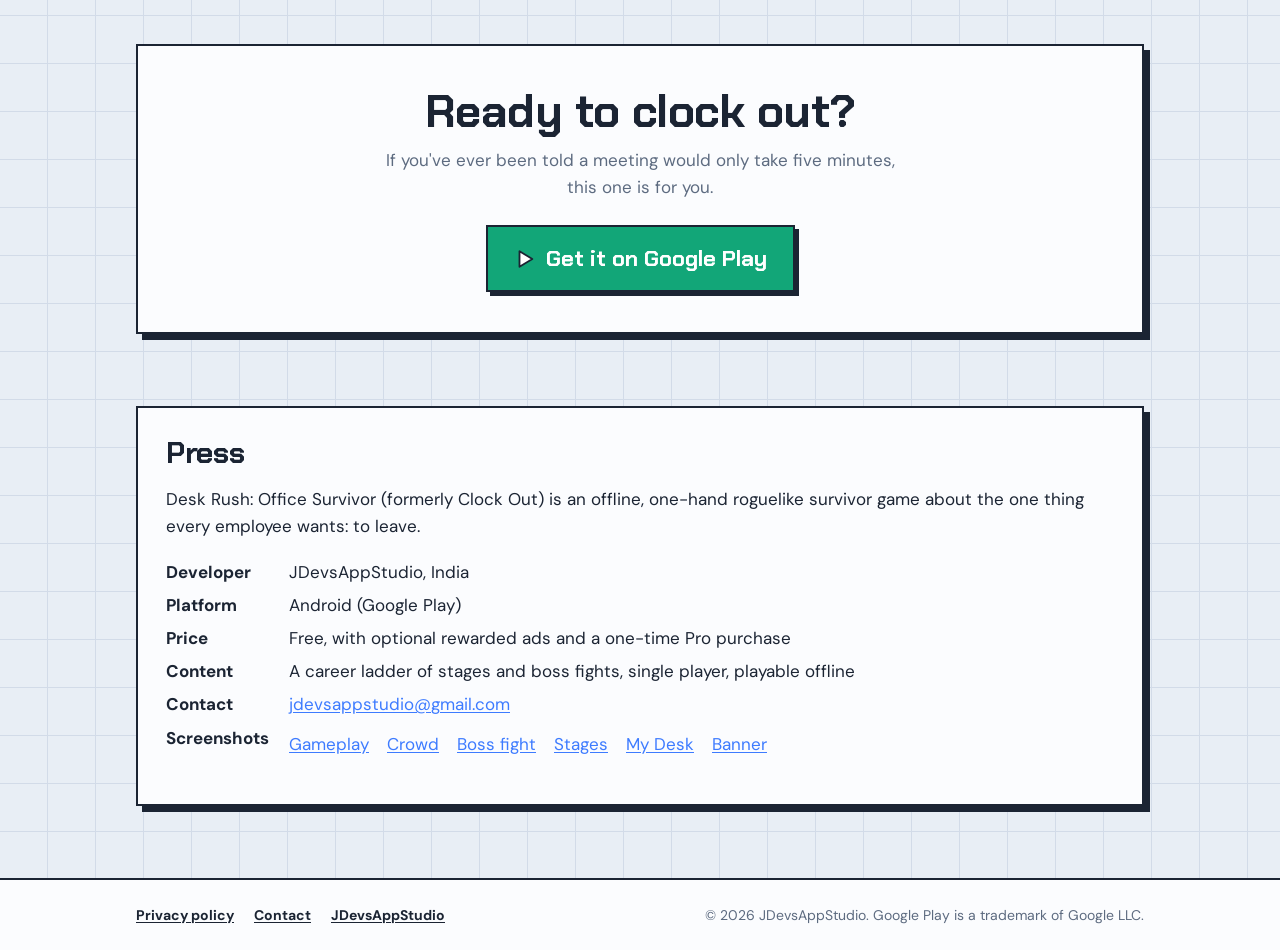
<file: deskrush/index.html>
<!doctype html>
<html lang="en">
<head>
<meta charset="utf-8">
<meta name="viewport" content="width=device-width, initial-scale=1">
<title>Desk Rush: Office Survivor – an offline office survivor game for Android</title>
<meta name="description" content="Desk Rush is an offline office survivor game for Android: a one-hand roguelike auto-shooter. Dodge chat pings and P0 tickets, beat your bosses and climb from Intern to the top.">
<link rel="canonical" href="https://jdevsappstudio.com/deskrush/">
<meta name="theme-color" content="#ff5a4e">
<link rel="icon" href="img/icon.svg" type="image/svg+xml">
<link rel="apple-touch-icon" href="img/icon-192.png">
<meta property="og:type" content="website">
<meta property="og:site_name" content="JDevsAppStudio">
<meta property="og:title" content="Desk Rush: Office Survivor">
<meta property="og:description" content="Dodge pings, beat your bosses and climb the ladder. The door opens at 5 PM. An office survivor game for Android.">
<meta property="og:url" content="https://jdevsappstudio.com/deskrush/">
<meta property="og:image" content="https://jdevsappstudio.com/deskrush/img/share.png">
<meta property="og:image:width" content="1200">
<meta property="og:image:height" content="630">
<meta property="og:image:alt" content="Desk Rush: Office Survivor. A crowd of chat pings and a boss fight in the office.">
<meta name="twitter:card" content="summary_large_image">
<link rel="preload" href="fonts/chakra-petch-700.woff2" as="font" type="font/woff2" crossorigin>
<link rel="stylesheet" href="site.css">
<script type="application/ld+json">
{
  "@context": "https://schema.org",
  "@type": ["VideoGame", "MobileApplication"],
  "name": "Desk Rush: Office Survivor",
  "alternateName": "Clock Out: Office Survivor",
  "url": "https://jdevsappstudio.com/deskrush/",
  "description": "An offline office survivor game for Android: a one-hand roguelike auto-shooter. Dodge chat pings and P0 tickets, beat your bosses and climb the career ladder.",
  "image": "https://jdevsappstudio.com/deskrush/img/share.png",
  "screenshot": [
    "https://jdevsappstudio.com/deskrush/img/play.png",
    "https://jdevsappstudio.com/deskrush/img/crowd.png",
    "https://jdevsappstudio.com/deskrush/img/boss.png",
    "https://jdevsappstudio.com/deskrush/img/stages.png",
    "https://jdevsappstudio.com/deskrush/img/desk.png"
  ],
  "genre": ["Action", "Survivor", "Roguelike", "Arcade"],
  "gamePlatform": "Android",
  "operatingSystem": "Android",
  "applicationCategory": "GameApplication",
  "playMode": "SinglePlayer",
  "offers": { "@type": "Offer", "price": "0", "priceCurrency": "USD" },
  "author": { "@type": "Organization", "name": "JDevsAppStudio", "url": "https://jdevsappstudio.com/", "email": "jdevsappstudio@gmail.com" },
  "publisher": { "@type": "Organization", "name": "JDevsAppStudio", "url": "https://jdevsappstudio.com/" },
  "sameAs": ["https://play.google.com/store/apps/details?id=com.jdevsappstudio.clockout.officesurvivor"]
}
</script>
<style>
.hero{display:grid;grid-template-columns:1.15fr .85fr;gap:48px;align-items:center;padding:40px 0 24px}
.kicker{display:inline-block;font-family:var(--disp);font-weight:700;font-size:14px;letter-spacing:.08em;text-transform:uppercase;background:var(--gold);border:2px solid var(--ink);box-shadow:2px 2px 0 var(--ink);padding:2px 10px;margin-bottom:18px}
.hero h1{font-size:clamp(40px,7vw,72px)}
.hero h1 span{display:block;color:var(--coral);-webkit-text-stroke:0}
.lede{font-size:20px;margin:18px 0 8px;max-width:34ch}
.sub{color:var(--mute);margin:0 0 28px;max-width:46ch}
.small{color:var(--mute);font-size:14px;margin:14px 0 0}
.phone{justify-self:center;width:min(300px,78vw);padding:10px;border-radius:30px;transform:rotate(2deg)}
.phone img{border-radius:20px;border:2px solid var(--ink);aspect-ratio:540/1148;width:100%;height:auto}

.feats{display:grid;gap:56px;margin-top:56px}
.feat{display:grid;grid-template-columns:240px 1fr;gap:40px;align-items:center}
.feat:nth-child(even){grid-template-columns:1fr 240px}
.feat:nth-child(even) .shot{order:2}
.shot{padding:8px;border-radius:24px}
.shot img{border-radius:16px;border:2px solid var(--ink);aspect-ratio:540/1148;width:100%;height:auto}
.feat h2{font-size:clamp(28px,4vw,40px);margin-bottom:12px}
.feat p{margin:0;max-width:52ch}
.tag{display:inline-block;font-family:var(--disp);font-weight:700;font-size:13px;letter-spacing:.06em;text-transform:uppercase;color:#fff;background:var(--ink);padding:2px 8px;margin-bottom:12px}

.extras{display:grid;grid-template-columns:repeat(3,1fr);gap:20px;margin-top:72px}
.extras .card{padding:22px}
.extras h3{font-size:22px;margin-bottom:8px}
.extras p{margin:0;color:var(--mute);font-size:16px}

.cta{text-align:center;margin-top:72px;padding:40px 20px}
.cta h2{font-size:clamp(30px,5vw,46px);margin-bottom:10px}
.cta p{margin:0 auto 24px;max-width:44ch;color:var(--mute)}

.press{margin-top:72px;padding:28px}
.press h2{font-size:30px;margin-bottom:6px}
.press dl{display:grid;grid-template-columns:max-content 1fr;gap:6px 20px;margin:18px 0}
.press dt{font-weight:700}
.press dd{margin:0}
.press .imgs{display:flex;flex-wrap:wrap;gap:8px 18px;margin:6px 0 0;padding:0;list-style:none}

@media (max-width:760px){
  .hero{grid-template-columns:1fr;gap:36px;padding-top:20px;text-align:center}
  .lede,.sub{margin-left:auto;margin-right:auto}
  .feat,.feat:nth-child(even){grid-template-columns:1fr;gap:20px;text-align:center}
  .feat:nth-child(even) .shot{order:0}
  .feat p{margin:0 auto}
  .shot{width:min(240px,70vw);justify-self:center}
  .extras{grid-template-columns:1fr}
  .press dl{grid-template-columns:1fr;gap:0}
  .press dd{margin-bottom:10px}
  .top nav a.hide-sm{display:none}
}
@media (prefers-reduced-motion:reduce){.btn{transition:none}}
</style>
</head>
<body>

<header class="wrap top">
  <a class="brand" href="./"><img src="img/icon.svg" alt="" width="36" height="36">Desk Rush</a>
  <nav aria-label="Site">
    <a class="hide-sm" href="#press">Press</a>
    <a href="privacy-policy.html">Privacy</a>
    <a class="hide-sm" href="https://jdevsappstudio.com/">JDevsAppStudio</a>
  </nav>
</header>

<main class="wrap">
  <section class="hero">
    <div>
      <span class="kicker">Office survivor · Android</span>
      <h1>Desk Rush<span>Office Survivor</span></h1>
      <p class="lede">Dodge pings, beat your bosses and climb the ladder. The door opens at 5 PM.</p>
      <p class="sub">You're the new hire in an office nobody has ever left. Chat pings swarm you, P0 tickets rush you, and the meeting invites keep coming. Keep moving and make it to the door.</p>
      <a class="btn" href="https://play.google.com/store/apps/details?id=com.jdevsappstudio.clockout.officesurvivor">
        <svg viewBox="0 0 24 24" aria-hidden="true"><path d="M6 3.5v17l14-8.5z" fill="#fff" stroke="#1b2433" stroke-width="2" stroke-linejoin="round"/></svg>
        Get it on Google Play
      </a>
      <p class="small">Free to play. Optional ads, and one optional Pro purchase.</p>
    </div>
    <div class="card phone">
      <img src="img/play.webp" alt="Gameplay: the player in the middle of an office floor, surrounded by chat pings, Quick Call meeting invites and P0 tickets, with the 5 PM clock and the health bar at the top." width="540" height="1148" fetchpriority="high">
    </div>
  </section>

  <section class="feats" aria-label="Features">
    <article class="feat">
      <div class="card shot"><img src="img/crowd.webp" alt="A crowded stage with the door open: P0 tickets and Quick Call invites close in while coworkers fight beside the player." width="540" height="1148" loading="lazy"></div>
      <div>
        <span class="tag">One thumb</span>
        <h2>Move. Your shots fire themselves.</h2>
        <p>Drag to dodge and auto-fire handles the rest. Every stage is a short, crowded shift: finish your tasks, catch your coworkers so they work beside you, build desks to stop the pings, and pick up office powers like Hotfix and Rubber Duck.</p>
      </div>
    </article>
    <article class="feat">
      <div class="card shot"><img src="img/boss.webp" alt="A boss fight against the Eng Manager, who fires a ring of shots and says 'Any spare bandwidth?'" width="540" height="1148" loading="lazy"></div>
      <div>
        <span class="tag">Boss fights</span>
        <h2>Survive your bosses</h2>
        <p>A ladder of bosses stands between you and the exit, each with their own move. Dodge the Scrum Master's standup ring, walk out of a Quick 1:1 with your Eng Manager, and find a safe spot when the CEO announces Layoffs.</p>
      </div>
    </article>
    <article class="feat">
      <div class="card shot"><img src="img/stages.webp" alt="The stages map: a winding road of stages, with a mid-boss stage, event stages and star ratings." width="540" height="1148" loading="lazy"></div>
      <div>
        <span class="tag">Career</span>
        <h2>Climb the career ladder</h2>
        <p>Start as an Intern and work your way up, title by title. Earn stars, get promoted, and find out what's waiting at the very top.</p>
      </div>
    </article>
    <article class="feat">
      <div class="card shot"><img src="img/desk.webp" alt="My Desk in the 3D view: two monitors, a gaming chair, a plant, a vending machine and a city view." width="540" height="1148" loading="lazy"></div>
      <div>
        <span class="tag">Your desk</span>
        <h2>Make the desk your own</h2>
        <p>Your workstation is your home screen. Unlock new gear, level it up for better stats and pay, and dress up in skins from Hoodie Dev to Golden Parachute.</p>
      </div>
    </article>
  </section>

  <section class="extras" aria-label="More">
    <div class="card"><h3>Overtime, if you dare</h3><p>Finish enough tasks and the door opens early. Leave now, or stay until 5:00 for overtime pay.</p></div>
    <div class="card"><h3>Play your way</h3><p>Offline, single player. Easy, Medium and Hard. A daily gift, and no energy timer.</p></div>
    <div class="card"><h3>Fair by design</h3><p>Ads only when you choose one, to revive or double your pay. Pro removes them, adds looks only, and never adds power.</p></div>
  </section>

  <section class="card cta">
    <h2>Ready to clock out?</h2>
    <p>If you've ever been told a meeting would only take five minutes, this one is for you.</p>
    <a class="btn" href="https://play.google.com/store/apps/details?id=com.jdevsappstudio.clockout.officesurvivor">
      <svg viewBox="0 0 24 24" aria-hidden="true"><path d="M6 3.5v17l14-8.5z" fill="#fff" stroke="#1b2433" stroke-width="2" stroke-linejoin="round"/></svg>
      Get it on Google Play
    </a>
  </section>

  <section class="card press" id="press">
    <h2>Press</h2>
    <p>Desk Rush: Office Survivor (formerly Clock Out) is an offline, one-hand roguelike survivor game about the one thing every employee wants: to leave.</p>
    <dl>
      <dt>Developer</dt><dd>JDevsAppStudio, India</dd>
      <dt>Platform</dt><dd>Android (Google Play)</dd>
      <dt>Price</dt><dd>Free, with optional rewarded ads and a one-time Pro purchase</dd>
      <dt>Content</dt><dd>A career ladder of stages and boss fights, single player, playable offline</dd>
      <dt>Contact</dt><dd><a href="mailto:jdevsappstudio@gmail.com">jdevsappstudio@gmail.com</a></dd>
      <dt>Screenshots</dt>
      <dd><ul class="imgs">
        <li><a href="img/play.png" download>Gameplay</a></li>
        <li><a href="img/crowd.png" download>Crowd</a></li>
        <li><a href="img/boss.png" download>Boss fight</a></li>
        <li><a href="img/stages.png" download>Stages</a></li>
        <li><a href="img/desk.png" download>My Desk</a></li>
        <li><a href="img/share.png" download>Banner</a></li>
      </ul></dd>
    </dl>
  </section>
</main>

<footer class="foot">
  <div class="wrap">
    <nav aria-label="Footer">
      <a href="privacy-policy.html">Privacy policy</a>
      <a href="mailto:jdevsappstudio@gmail.com">Contact</a>
      <a href="https://jdevsappstudio.com/">JDevsAppStudio</a>
    </nav>
    <span>&copy; 2026 JDevsAppStudio. Google Play is a trademark of Google LLC.</span>
  </div>
</footer>

</body>
</html>
</file>
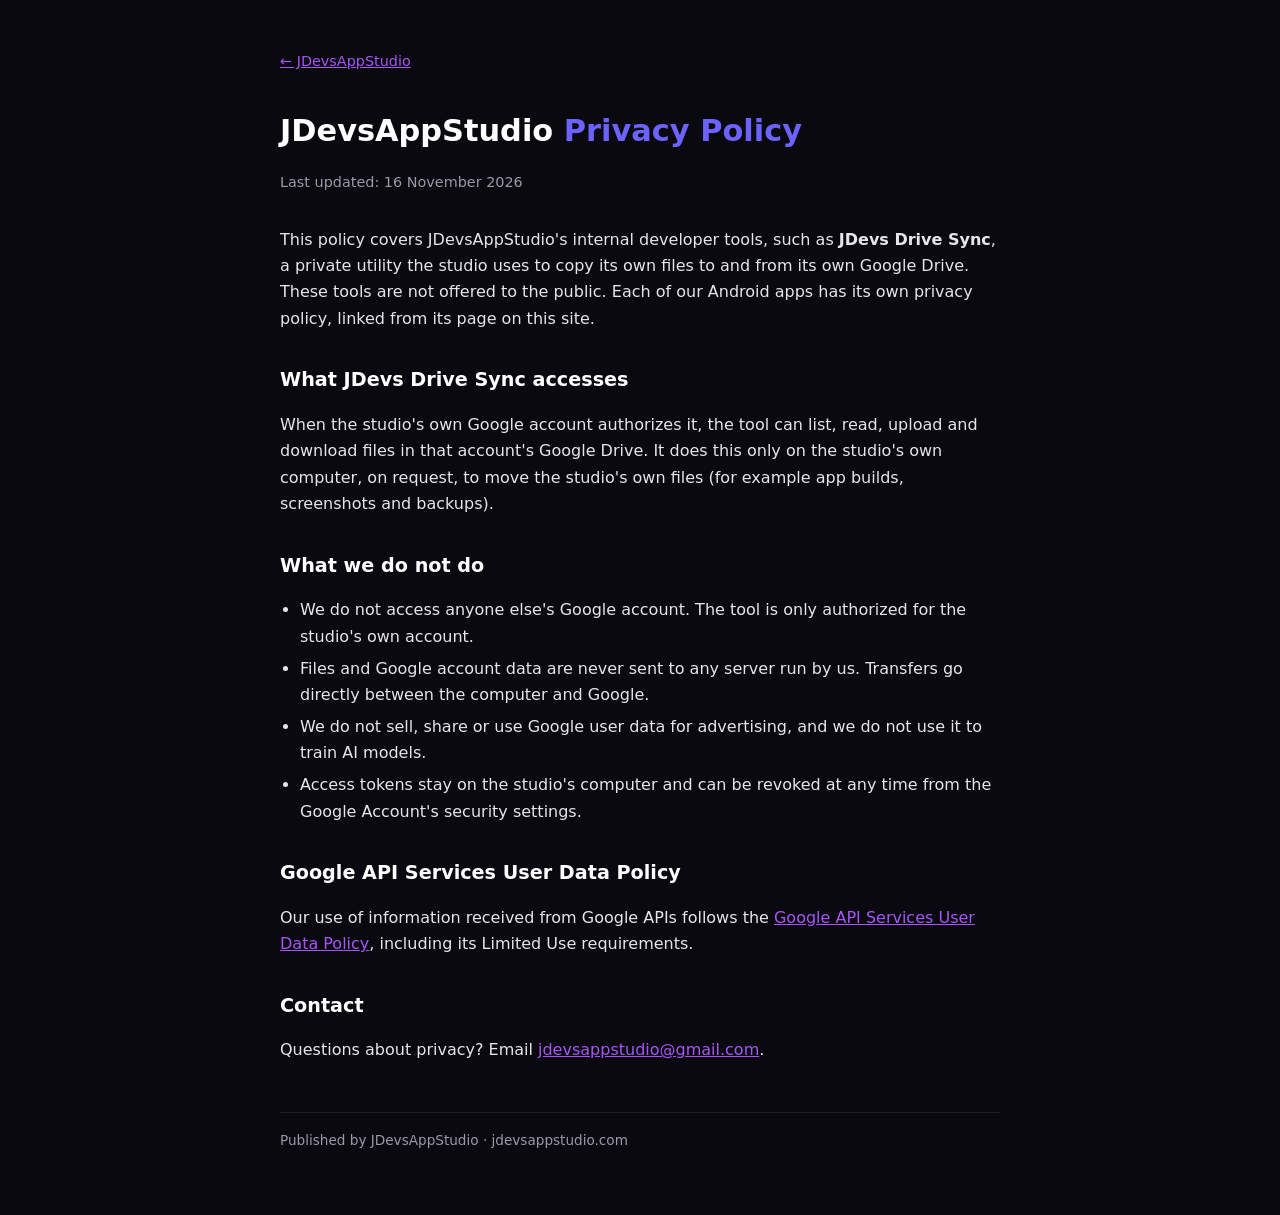
<file: privacy-policy.html>
<!DOCTYPE html>
<html lang="en">
<head>
  <meta charset="utf-8" />
  <meta name="viewport" content="width=device-width, initial-scale=1" />
  <title>JDevsAppStudio — Privacy Policy</title>
  <meta name="description" content="Privacy policy for JDevsAppStudio's internal tools, including JDevs Drive Sync." />
  <style>
    :root { color-scheme: dark; }
    body {
      margin: 0; padding: 2rem 1rem 4rem; background: #09090F; color: #E5E5EC;
      font-family: -apple-system, "Segoe UI", Roboto, "DM Sans", system-ui, sans-serif;
      line-height: 1.65;
    }
    main { max-width: 720px; margin: 0 auto; }
    h1 { font-size: 1.9rem; margin: 0 0 .25rem; color: #FFFFFF; }
    h2 { font-size: 1.2rem; margin: 2rem 0 .5rem; color: #FFFFFF; }
    .meta { color: #9A9AA8; font-size: .9rem; margin-bottom: 2rem; }
    a { color: #A855F7; }
    a:hover { color: #6C63FF; }
    ul { padding-left: 1.25rem; }
    li { margin: .35rem 0; }
    .accent { color: #6C63FF; }
    .nav { margin-bottom: 2rem; }
    .nav a { font-size: .9rem; }
    footer { margin-top: 3rem; color: #9A9AA8; font-size: .85rem; border-top: 1px solid #1E1E2A; padding-top: 1rem; }
  </style>
</head>
<body>
<main>
  <p class="nav"><a href="index.html">← JDevsAppStudio</a></p>

  <h1>JDevsAppStudio <span class="accent">Privacy Policy</span></h1>
  <p class="meta">Last updated: 16 November 2026</p>

  <p>
    This policy covers JDevsAppStudio's internal developer tools, such as <strong>JDevs Drive Sync</strong>,
    a private utility the studio uses to copy its own files to and from its own Google Drive. These tools
    are not offered to the public. Each of our Android apps has its own privacy policy, linked from its
    page on this site.
  </p>

  <h2>What JDevs Drive Sync accesses</h2>
  <p>
    When the studio's own Google account authorizes it, the tool can list, read, upload and download
    files in that account's Google Drive. It does this only on the studio's own computer, on request,
    to move the studio's own files (for example app builds, screenshots and backups).
  </p>

  <h2>What we do not do</h2>
  <ul>
    <li>We do not access anyone else's Google account. The tool is only authorized for the studio's own account.</li>
    <li>Files and Google account data are never sent to any server run by us. Transfers go directly between the computer and Google.</li>
    <li>We do not sell, share or use Google user data for advertising, and we do not use it to train AI models.</li>
    <li>Access tokens stay on the studio's computer and can be revoked at any time from the Google Account's security settings.</li>
  </ul>

  <h2>Google API Services User Data Policy</h2>
  <p>
    Our use of information received from Google APIs follows the
    <a href="https://developers.google.com/terms/api-services-user-data-policy">Google API Services User Data Policy</a>,
    including its Limited Use requirements.
  </p>

  <h2>Contact</h2>
  <p>
    Questions about privacy? Email <a href="mailto:jdevsappstudio@gmail.com">jdevsappstudio@gmail.com</a>.
  </p>

  <footer>
    Published by JDevsAppStudio · jdevsappstudio.com
  </footer>
</main>
</body>
</html>
</file>
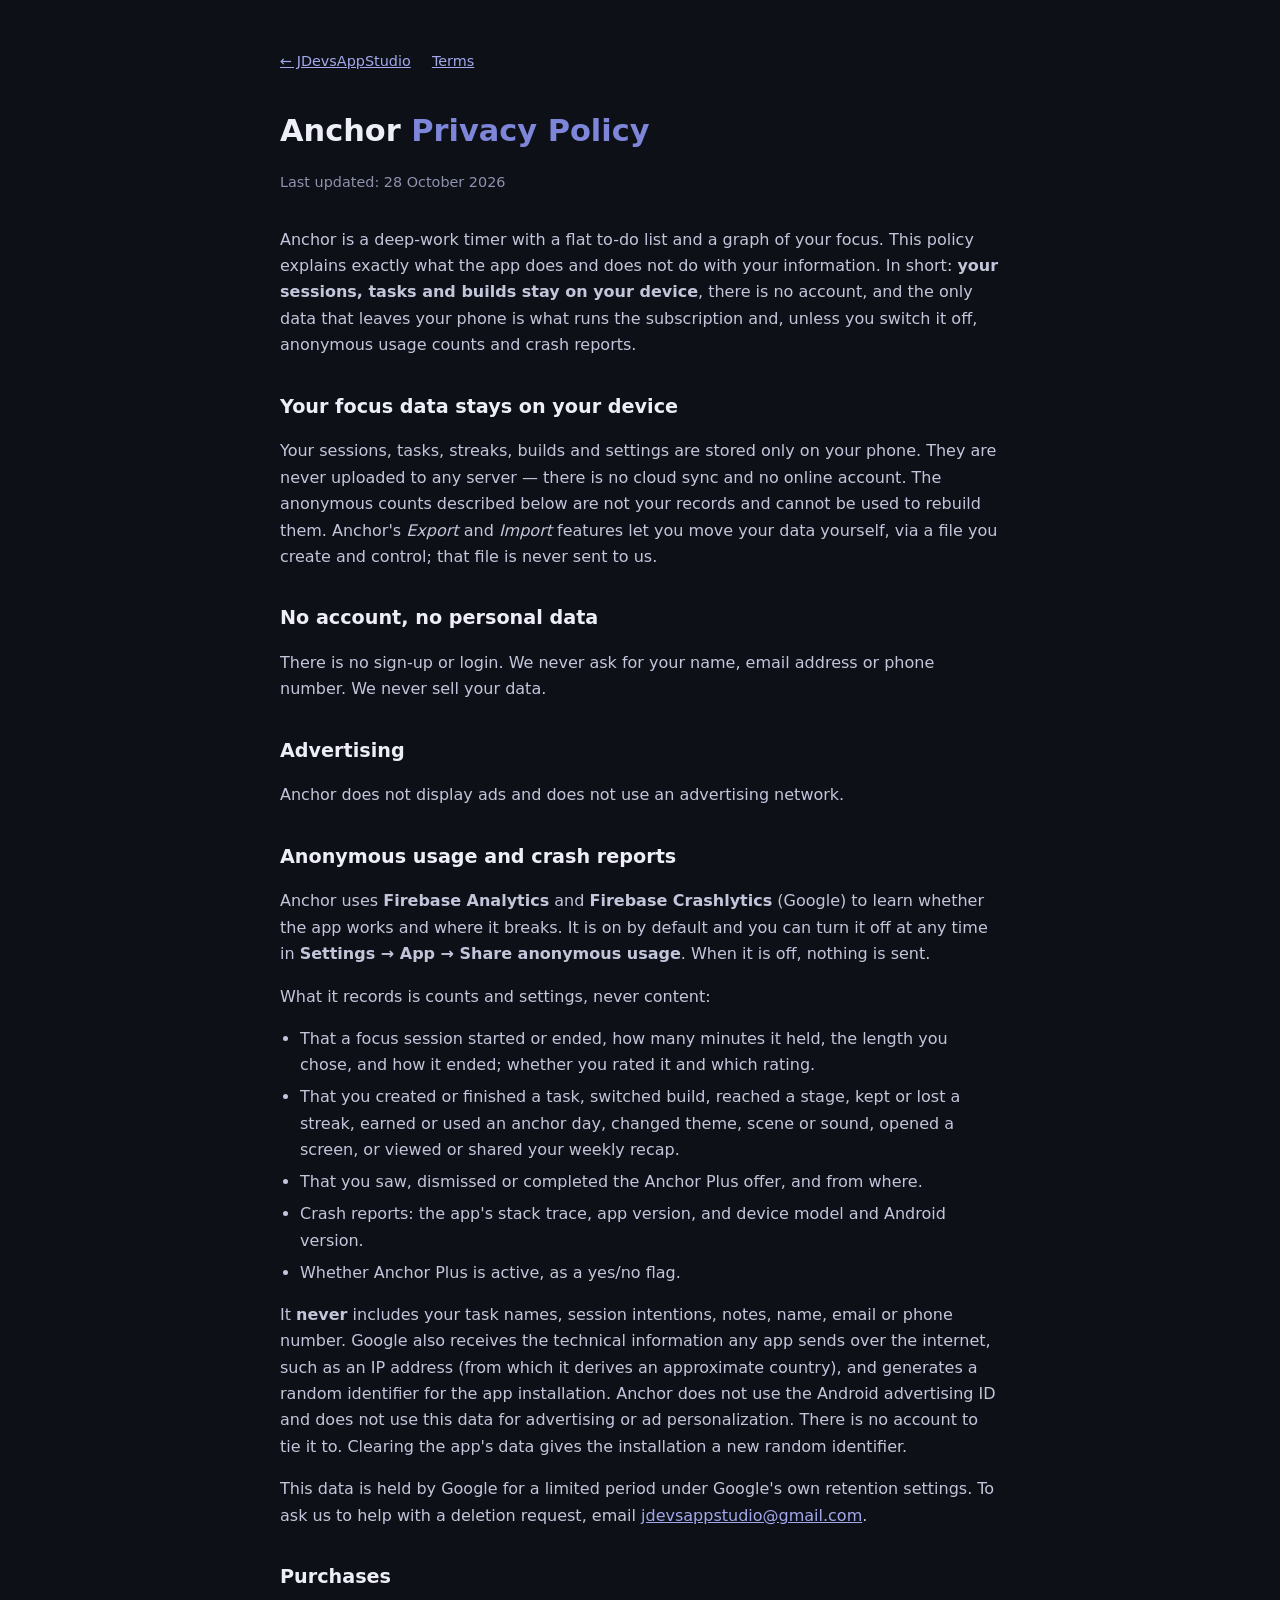
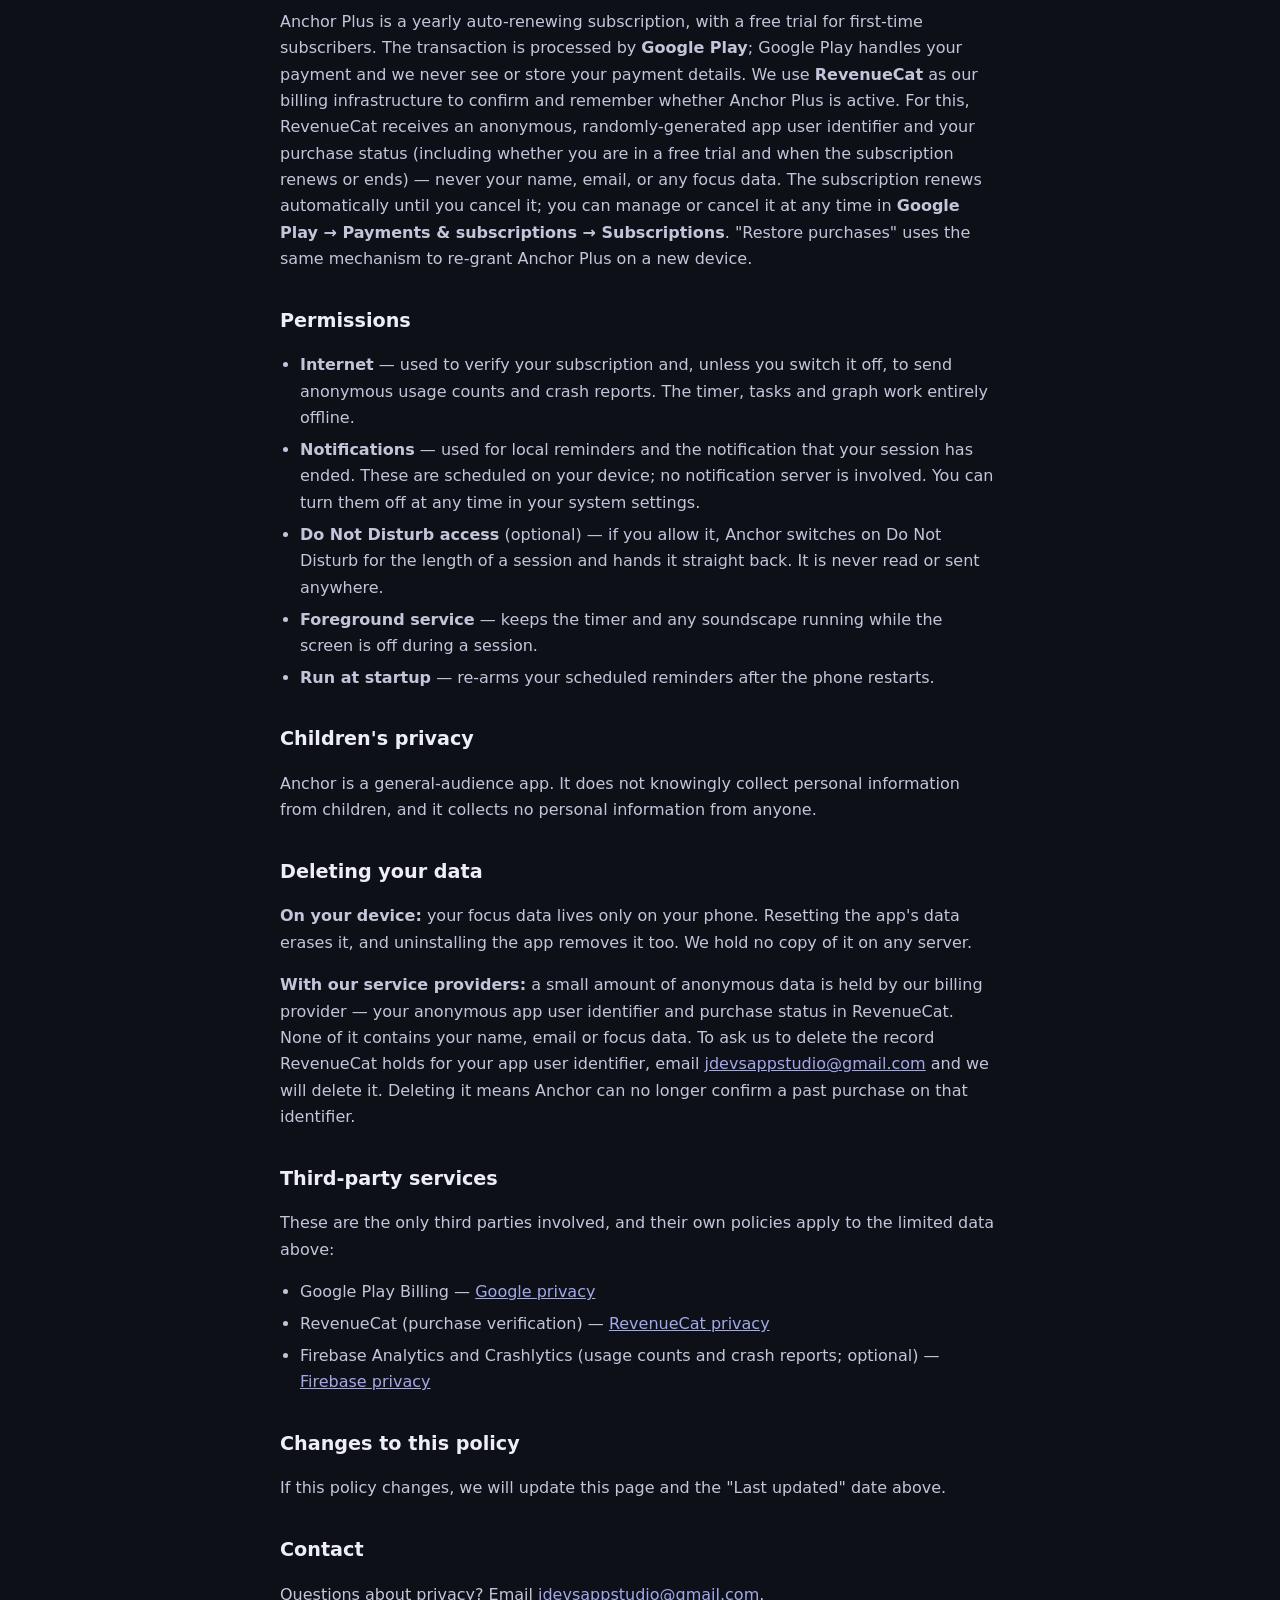
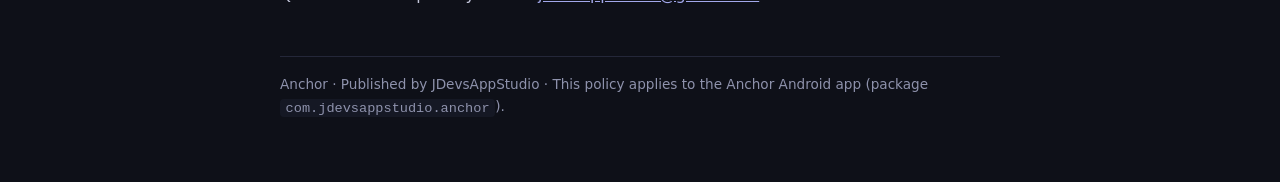
<file: anchor/privacy-policy.html>
<!DOCTYPE html>
<html lang="en">
<head>
  <meta charset="utf-8" />
  <meta name="viewport" content="width=device-width, initial-scale=1" />
  <title>Anchor — Privacy Policy</title>
  <meta name="description" content="Privacy policy for Anchor, a deep-work timer with a flat to-do list and a graph of your focus." />
  <style>
    :root { color-scheme: dark; }
    body {
      margin: 0; padding: 2rem 1rem 4rem; background: #0E1018; color: #C3C6DA;
      font-family: -apple-system, "Segoe UI", Roboto, system-ui, sans-serif;
      line-height: 1.65;
    }
    main { max-width: 720px; margin: 0 auto; }
    h1 { font-size: 1.9rem; margin: 0 0 .25rem; color: #EDEEF7; }
    h2 { font-size: 1.2rem; margin: 2rem 0 .5rem; color: #EDEEF7; }
    .meta { color: #8E92AC; font-size: .9rem; margin-bottom: 2rem; }
    a { color: #A2A8EA; }
    a:hover { color: #7E86D9; }
    ul { padding-left: 1.25rem; }
    li { margin: .35rem 0; }
    .accent { color: #7E86D9; }
    .nav { margin-bottom: 2rem; }
    .nav a { font-size: .9rem; margin-right: 1rem; }
    footer { margin-top: 3rem; color: #8E92AC; font-size: .85rem; border-top: 1px solid #242739; padding-top: 1rem; }
    code { background: #151824; padding: .1rem .35rem; border-radius: 4px; }
  </style>
</head>
<body>
<main>
  <p class="nav"><a href="../index.html">← JDevsAppStudio</a> <a href="terms.html">Terms</a></p>

  <h1>Anchor <span class="accent">Privacy Policy</span></h1>
  <p class="meta">Last updated: 28 October 2026</p>

  <p>
    Anchor is a deep-work timer with a flat to-do list and a graph of your focus. This policy explains
    exactly what the app does and does not do with your information. In short: <strong>your sessions,
    tasks and builds stay on your device</strong>, there is no account, and the only data that leaves
    your phone is what runs the subscription and, unless you switch it off, anonymous usage counts and
    crash reports.
  </p>

  <h2>Your focus data stays on your device</h2>
  <p>
    Your sessions, tasks, streaks, builds and settings are stored only on your phone. They are never
    uploaded to any server &mdash; there is no cloud sync and no online account. The anonymous counts
    described below are not your records and cannot be used to rebuild them. Anchor's
    <em>Export</em> and <em>Import</em> features let you move your data yourself, via a file you create and
    control; that file is never sent to us.
  </p>

  <h2>No account, no personal data</h2>
  <p>
    There is no sign-up or login. We never ask for your name, email address or phone number. We never
    sell your data.
  </p>

  <h2>Advertising</h2>
  <p>
    Anchor does not display ads and does not use an advertising network.
  </p>

  <h2>Anonymous usage and crash reports</h2>
  <p>
    Anchor uses <strong>Firebase Analytics</strong> and <strong>Firebase Crashlytics</strong> (Google) to
    learn whether the app works and where it breaks. It is on by default and you can turn it off at any
    time in <strong>Settings &rarr; App &rarr; Share anonymous usage</strong>. When it is off, nothing is
    sent.
  </p>
  <p>What it records is counts and settings, never content:</p>
  <ul>
    <li>That a focus session started or ended, how many minutes it held, the length you chose, and how it
      ended; whether you rated it and which rating.</li>
    <li>That you created or finished a task, switched build, reached a stage, kept or lost a streak,
      earned or used an anchor day, changed theme, scene or sound, opened a screen, or viewed or shared
      your weekly recap.</li>
    <li>That you saw, dismissed or completed the Anchor Plus offer, and from where.</li>
    <li>Crash reports: the app's stack trace, app version, and device model and Android version.</li>
    <li>Whether Anchor Plus is active, as a yes/no flag.</li>
  </ul>
  <p>
    It <strong>never</strong> includes your task names, session intentions, notes, name, email or phone
    number. Google also receives the technical information any app sends over the internet, such as an
    IP address (from which it derives an approximate country), and generates a random identifier for the
    app installation. Anchor does not use the Android advertising ID and does not use this data for
    advertising or ad personalization. There is no account to tie it to. Clearing the app's data gives
    the installation a new random identifier.
  </p>
  <p>
    This data is held by Google for a limited period under Google's own retention settings. To ask us to
    help with a deletion request, email
    <a href="mailto:jdevsappstudio@gmail.com">jdevsappstudio@gmail.com</a>.
  </p>

  <h2>Purchases</h2>
  <p>
    Anchor Plus is a yearly auto-renewing subscription, with a free trial for first-time subscribers.
    The transaction is processed by <strong>Google Play</strong>; Google Play handles your payment and we
    never see or store your payment details. We use <strong>RevenueCat</strong> as our billing
    infrastructure to confirm and remember whether Anchor Plus is active. For this, RevenueCat receives an
    anonymous, randomly-generated app user identifier and your purchase status (including whether you are
    in a free trial and when the subscription renews or ends) &mdash; never your name, email, or any
    focus data. The subscription renews automatically until you cancel it; you can manage or cancel it at
    any time in <strong>Google Play &rarr; Payments &amp; subscriptions &rarr; Subscriptions</strong>.
    "Restore purchases" uses the same mechanism to re-grant Anchor Plus on a new device.
  </p>

  <h2>Permissions</h2>
  <ul>
    <li><strong>Internet</strong> &mdash; used to verify your subscription and, unless you switch it off, to send
      anonymous usage counts and crash reports. The timer, tasks and graph work entirely offline.</li>
    <li><strong>Notifications</strong> &mdash; used for local reminders and the notification that your
      session has ended. These are scheduled on your device; no notification server is involved. You can
      turn them off at any time in your system settings.</li>
    <li><strong>Do Not Disturb access</strong> (optional) &mdash; if you allow it, Anchor switches on Do Not
      Disturb for the length of a session and hands it straight back. It is never read or sent anywhere.</li>
    <li><strong>Foreground service</strong> &mdash; keeps the timer and any soundscape running while the
      screen is off during a session.</li>
    <li><strong>Run at startup</strong> &mdash; re-arms your scheduled reminders after the phone restarts.</li>
  </ul>

  <h2>Children's privacy</h2>
  <p>
    Anchor is a general-audience app. It does not knowingly collect personal information from children,
    and it collects no personal information from anyone.
  </p>

  <h2>Deleting your data</h2>
  <p>
    <strong>On your device:</strong> your focus data lives only on your phone. Resetting the app's data
    erases it, and uninstalling the app removes it too. We hold no copy of it on any server.
  </p>
  <p>
    <strong>With our service providers:</strong> a small amount of anonymous data is held by our billing provider
    &mdash; your anonymous app user identifier and purchase status in RevenueCat. None of it contains your name, email or focus data. To
    ask us to delete the record RevenueCat holds for your app user identifier, email
    <a href="mailto:jdevsappstudio@gmail.com">jdevsappstudio@gmail.com</a> and we will delete it. Deleting
    it means Anchor can no longer confirm a past purchase on that identifier.
  </p>

  <h2>Third-party services</h2>
  <p>These are the only third parties involved, and their own policies apply to the limited data above:</p>
  <ul>
    <li>Google Play Billing &mdash; <a href="https://policies.google.com/privacy">Google privacy</a></li>
    <li>RevenueCat (purchase verification) &mdash; <a href="https://www.revenuecat.com/privacy">RevenueCat privacy</a></li>
    <li>Firebase Analytics and Crashlytics (usage counts and crash reports; optional) &mdash;
      <a href="https://firebase.google.com/support/privacy">Firebase privacy</a></li>
  </ul>

  <h2>Changes to this policy</h2>
  <p>
    If this policy changes, we will update this page and the "Last updated" date above.
  </p>

  <h2>Contact</h2>
  <p>
    Questions about privacy? Email <a href="mailto:jdevsappstudio@gmail.com">jdevsappstudio@gmail.com</a>.
  </p>

  <footer>
    Anchor · Published by JDevsAppStudio · This policy applies to the Anchor Android app
    (package <code>com.jdevsappstudio.anchor</code>).
  </footer>
</main>
</body>
</html>
</file>
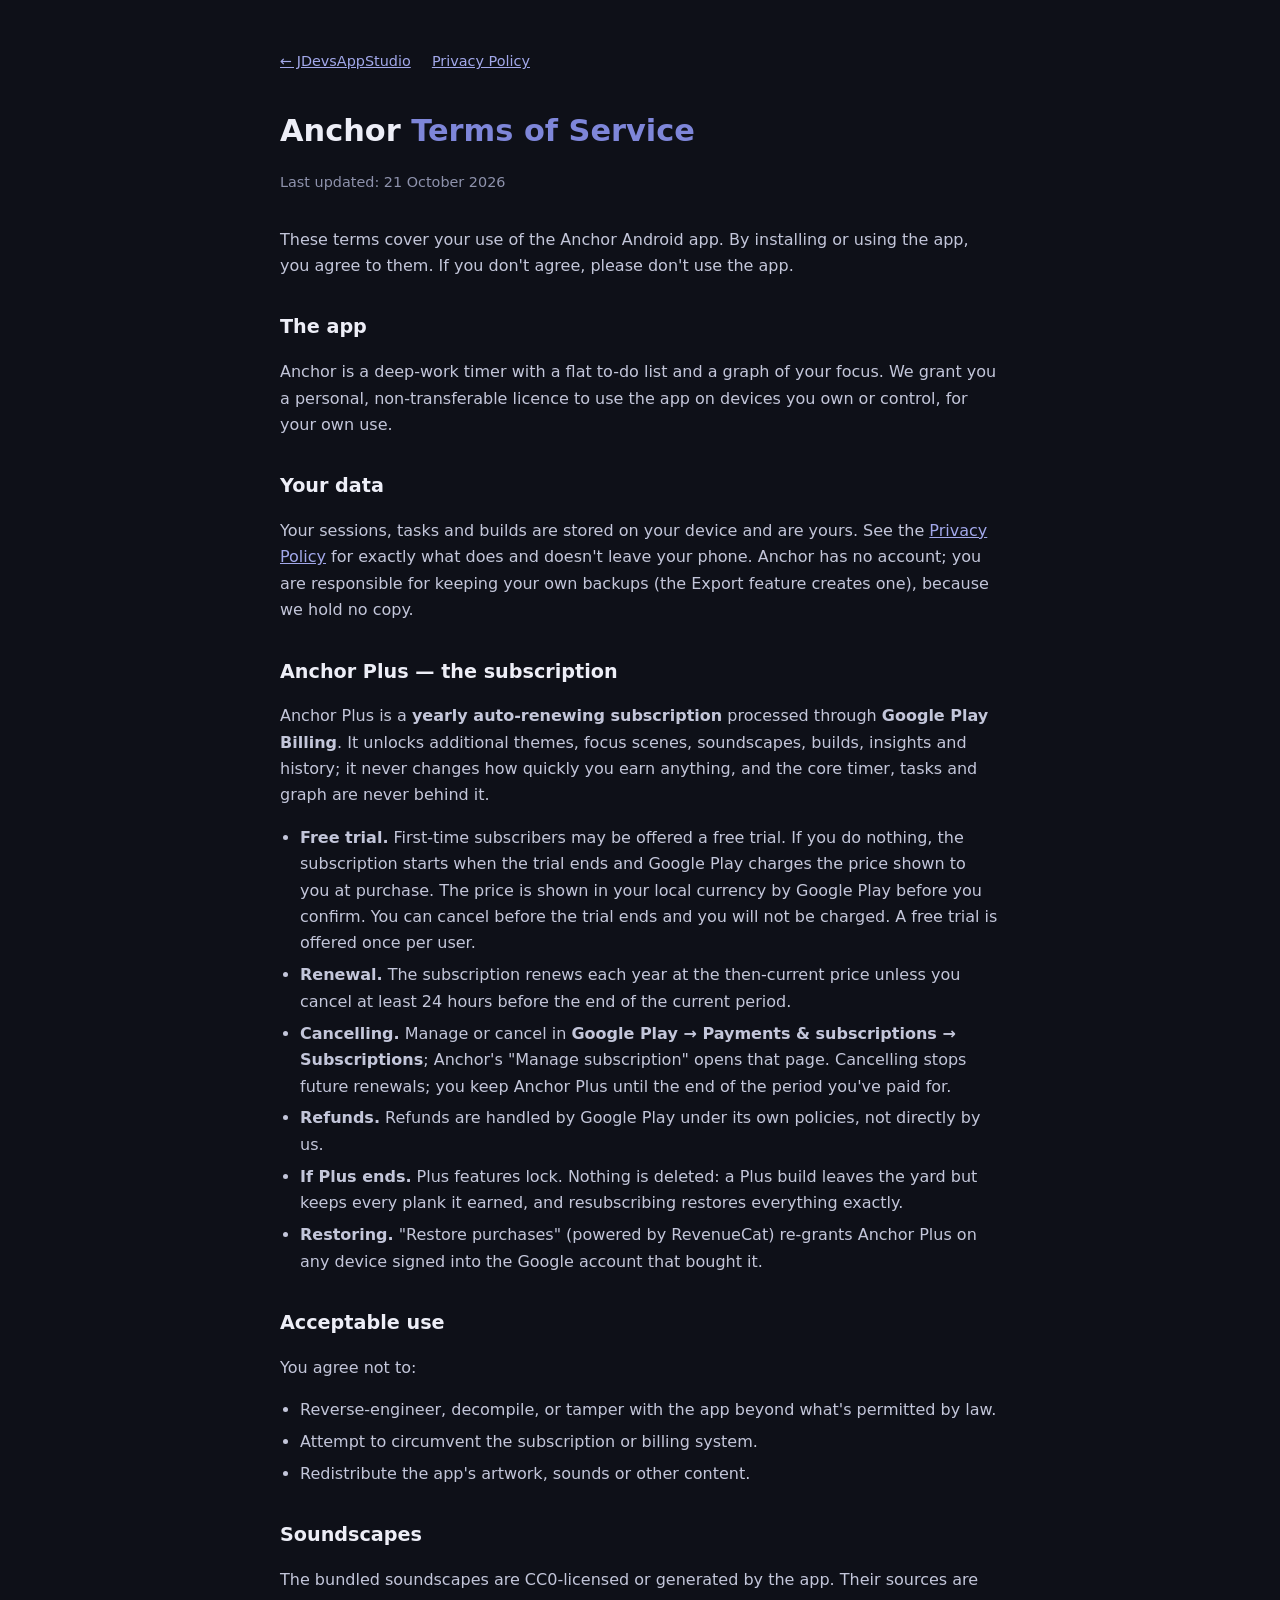
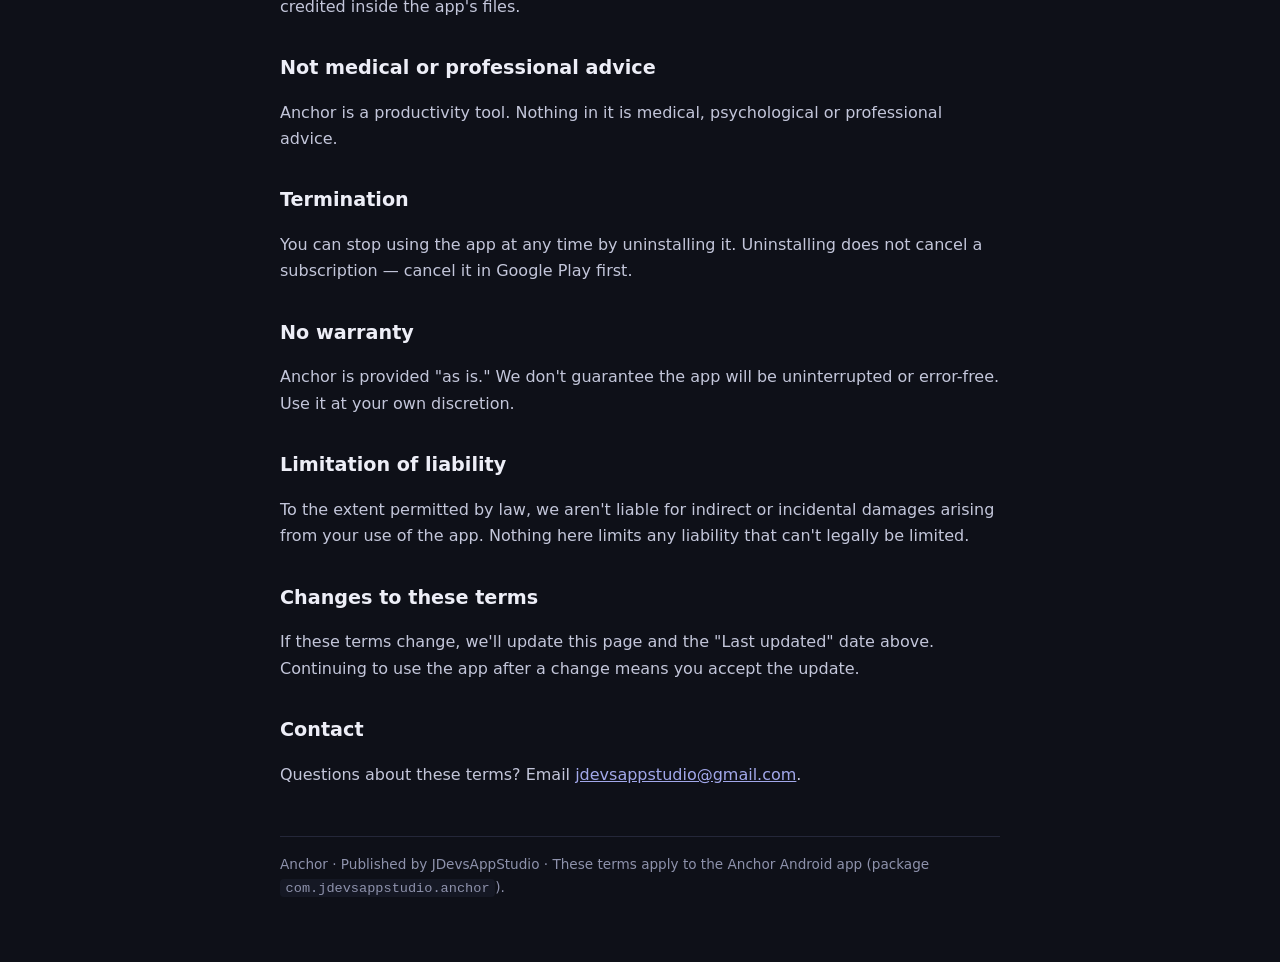
<file: anchor/terms.html>
<!DOCTYPE html>
<html lang="en">
<head>
  <meta charset="utf-8" />
  <meta name="viewport" content="width=device-width, initial-scale=1" />
  <title>Anchor — Terms of Service</title>
  <meta name="description" content="Terms of service for Anchor, a deep-work timer, including the Anchor Plus yearly subscription." />
  <style>
    :root { color-scheme: dark; }
    body {
      margin: 0; padding: 2rem 1rem 4rem; background: #0E1018; color: #C3C6DA;
      font-family: -apple-system, "Segoe UI", Roboto, system-ui, sans-serif;
      line-height: 1.65;
    }
    main { max-width: 720px; margin: 0 auto; }
    h1 { font-size: 1.9rem; margin: 0 0 .25rem; color: #EDEEF7; }
    h2 { font-size: 1.2rem; margin: 2rem 0 .5rem; color: #EDEEF7; }
    .meta { color: #8E92AC; font-size: .9rem; margin-bottom: 2rem; }
    a { color: #A2A8EA; }
    a:hover { color: #7E86D9; }
    ul { padding-left: 1.25rem; }
    li { margin: .35rem 0; }
    .accent { color: #7E86D9; }
    .nav { margin-bottom: 2rem; }
    .nav a { font-size: .9rem; margin-right: 1rem; }
    footer { margin-top: 3rem; color: #8E92AC; font-size: .85rem; border-top: 1px solid #242739; padding-top: 1rem; }
    code { background: #151824; padding: .1rem .35rem; border-radius: 4px; }
  </style>
</head>
<body>
<main>
  <p class="nav"><a href="../index.html">← JDevsAppStudio</a> <a href="privacy-policy.html">Privacy Policy</a></p>

  <h1>Anchor <span class="accent">Terms of Service</span></h1>
  <p class="meta">Last updated: 21 October 2026</p>

  <p>
    These terms cover your use of the Anchor Android app. By installing or using the app, you agree to
    them. If you don't agree, please don't use the app.
  </p>

  <h2>The app</h2>
  <p>
    Anchor is a deep-work timer with a flat to-do list and a graph of your focus. We grant you a
    personal, non-transferable licence to use the app on devices you own or control, for your own use.
  </p>

  <h2>Your data</h2>
  <p>
    Your sessions, tasks and builds are stored on your device and are yours. See the
    <a href="privacy-policy.html">Privacy Policy</a> for exactly what does and doesn't leave your phone.
    Anchor has no account; you are responsible for keeping your own backups (the Export feature creates
    one), because we hold no copy.
  </p>

  <h2>Anchor Plus — the subscription</h2>
  <p>
    Anchor Plus is a <strong>yearly auto-renewing subscription</strong> processed through
    <strong>Google Play Billing</strong>. It unlocks additional themes, focus scenes, soundscapes, builds,
    insights and history; it never changes how quickly you earn anything, and the core timer, tasks and
    graph are never behind it.
  </p>
  <ul>
    <li><strong>Free trial.</strong> First-time subscribers may be offered a free trial. If you do nothing,
      the subscription starts when the trial ends and Google Play charges the price shown to you at
      purchase. The price is shown in your local currency by Google Play before you confirm. You can
      cancel before the trial ends and you will not be charged. A free trial is offered once per user.</li>
    <li><strong>Renewal.</strong> The subscription renews each year at the then-current price unless you
      cancel at least 24 hours before the end of the current period.</li>
    <li><strong>Cancelling.</strong> Manage or cancel in <strong>Google Play &rarr; Payments &amp;
      subscriptions &rarr; Subscriptions</strong>; Anchor's "Manage subscription" opens that page. Cancelling
      stops future renewals; you keep Anchor Plus until the end of the period you've paid for.</li>
    <li><strong>Refunds.</strong> Refunds are handled by Google Play under its own policies, not directly by
      us.</li>
    <li><strong>If Plus ends.</strong> Plus features lock. Nothing is deleted: a Plus build leaves the yard
      but keeps every plank it earned, and resubscribing restores everything exactly.</li>
    <li><strong>Restoring.</strong> "Restore purchases" (powered by RevenueCat) re-grants Anchor Plus on any
      device signed into the Google account that bought it.</li>
  </ul>

  <h2>Acceptable use</h2>
  <p>You agree not to:</p>
  <ul>
    <li>Reverse-engineer, decompile, or tamper with the app beyond what's permitted by law.</li>
    <li>Attempt to circumvent the subscription or billing system.</li>
    <li>Redistribute the app's artwork, sounds or other content.</li>
  </ul>

  <h2>Soundscapes</h2>
  <p>
    The bundled soundscapes are CC0-licensed or generated by the app. Their sources are credited inside
    the app's files.
  </p>

  <h2>Not medical or professional advice</h2>
  <p>
    Anchor is a productivity tool. Nothing in it is medical, psychological or professional advice.
  </p>

  <h2>Termination</h2>
  <p>
    You can stop using the app at any time by uninstalling it. Uninstalling does not cancel a subscription
    &mdash; cancel it in Google Play first.
  </p>

  <h2>No warranty</h2>
  <p>
    Anchor is provided "as is." We don't guarantee the app will be uninterrupted or error-free. Use it at
    your own discretion.
  </p>

  <h2>Limitation of liability</h2>
  <p>
    To the extent permitted by law, we aren't liable for indirect or incidental damages arising from your
    use of the app. Nothing here limits any liability that can't legally be limited.
  </p>

  <h2>Changes to these terms</h2>
  <p>
    If these terms change, we'll update this page and the "Last updated" date above. Continuing to use the
    app after a change means you accept the update.
  </p>

  <h2>Contact</h2>
  <p>
    Questions about these terms? Email <a href="mailto:jdevsappstudio@gmail.com">jdevsappstudio@gmail.com</a>.
  </p>

  <footer>
    Anchor · Published by JDevsAppStudio · These terms apply to the Anchor Android app
    (package <code>com.jdevsappstudio.anchor</code>).
  </footer>
</main>
</body>
</html>
</file>
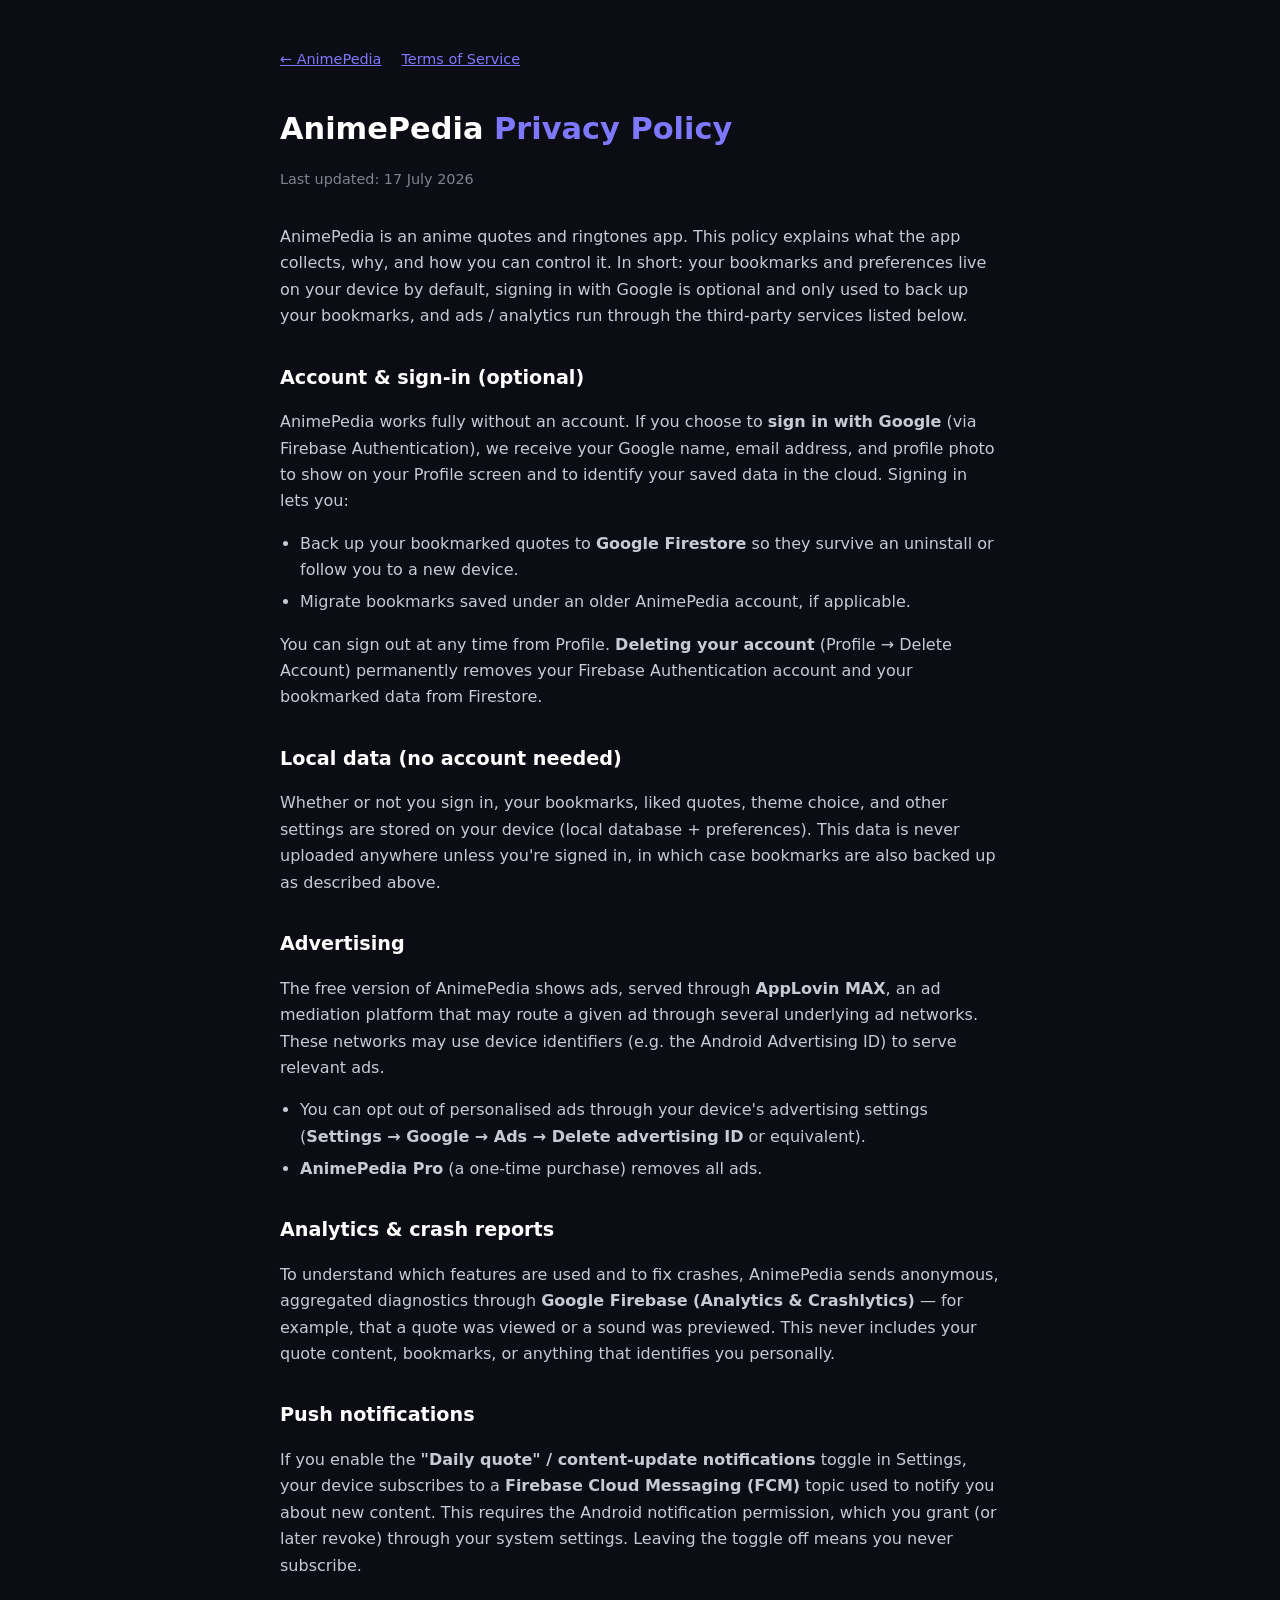
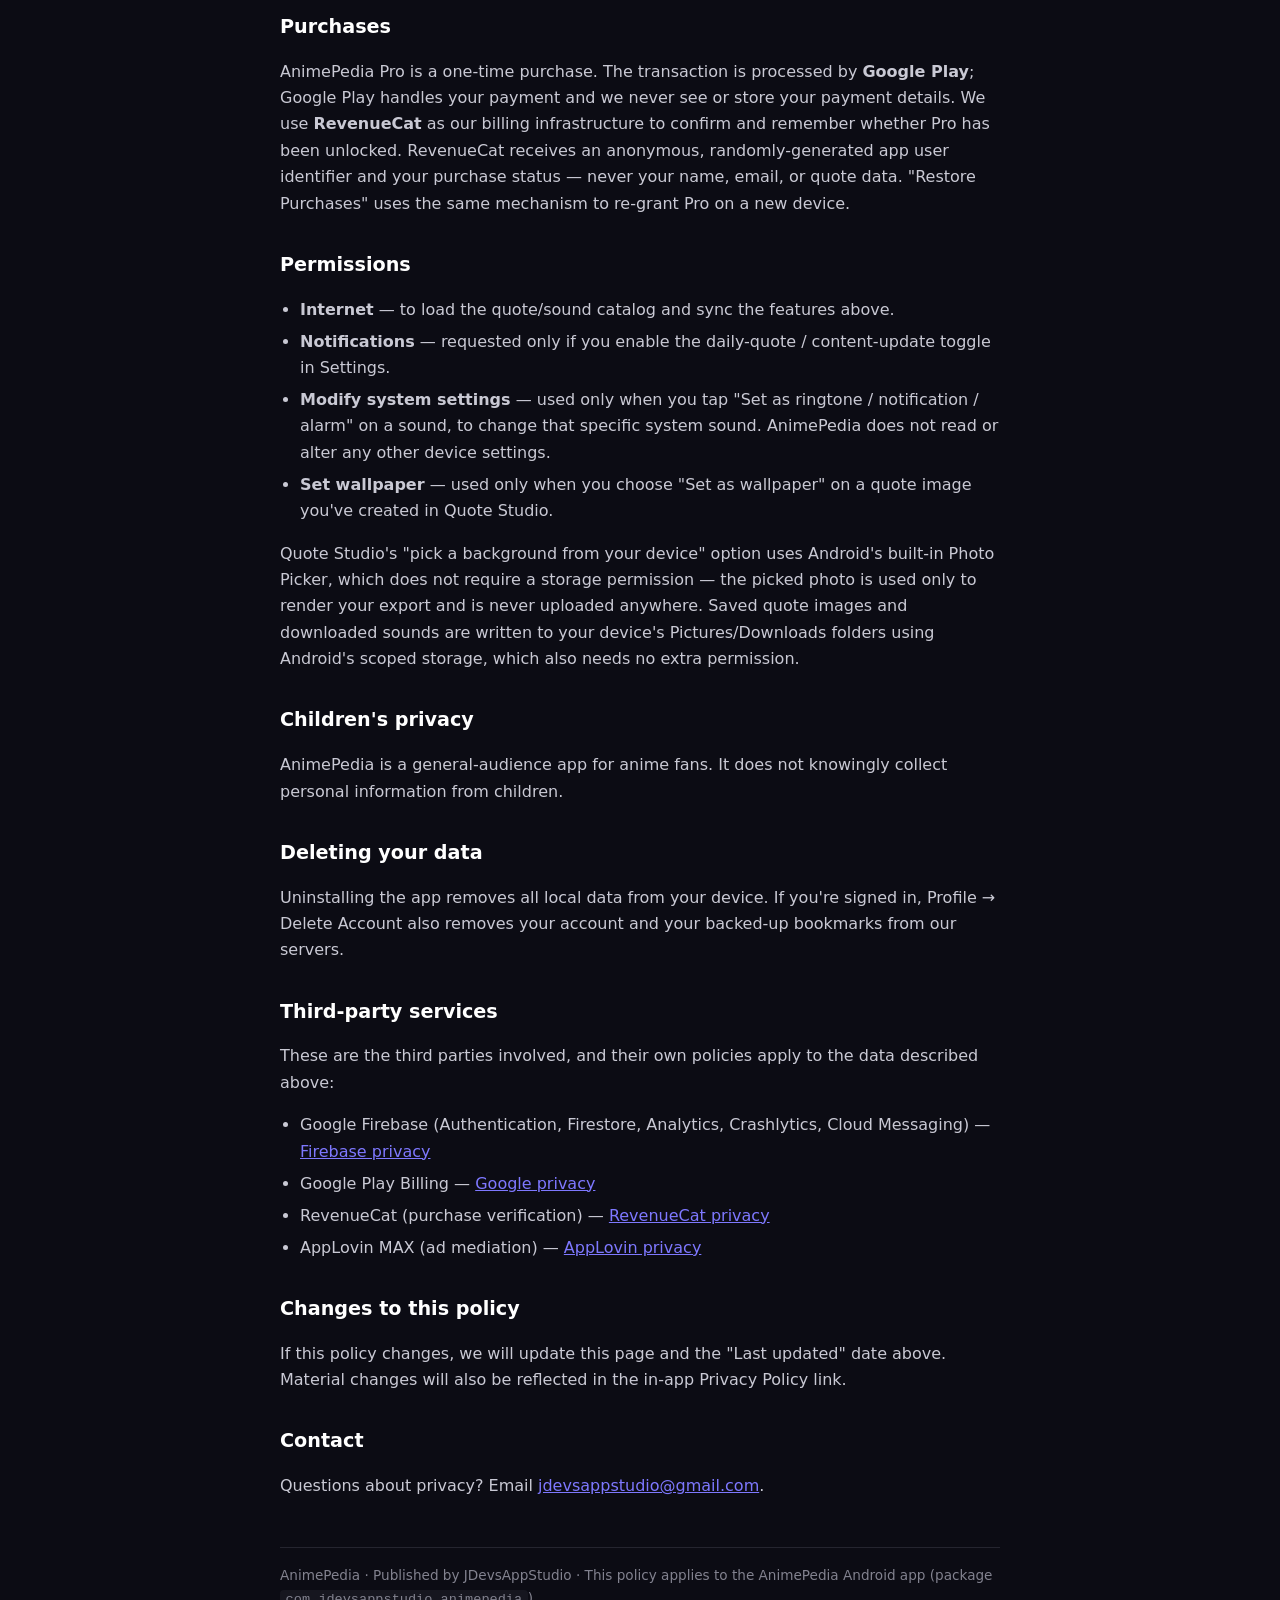
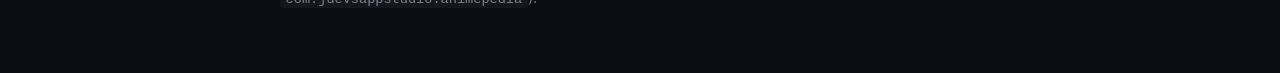
<file: animepedia/privacy-policy.html>
<!DOCTYPE html>
<html lang="en">
<head>
  <meta charset="utf-8" />
  <meta name="viewport" content="width=device-width, initial-scale=1" />
  <title>AnimePedia — Privacy Policy</title>
  <meta name="description" content="Privacy policy for AnimePedia, an anime quotes and ringtones app for Android." />
  <style>
    :root { color-scheme: dark; }
    body {
      margin: 0; padding: 2rem 1rem 4rem; background: #0C0C14; color: #C9C9D4;
      font-family: -apple-system, "Segoe UI", Roboto, "Hanken Grotesk", system-ui, sans-serif;
      line-height: 1.65;
    }
    main { max-width: 720px; margin: 0 auto; }
    h1 { font-size: 1.9rem; margin: 0 0 .25rem; color: #FFFFFF; }
    h2 { font-size: 1.2rem; margin: 2rem 0 .5rem; color: #FFFFFF; }
    .meta { color: #82828F; font-size: .9rem; margin-bottom: 2rem; }
    a { color: #7E78FF; }
    a:hover { color: #34E0C8; }
    ul { padding-left: 1.25rem; }
    li { margin: .35rem 0; }
    .accent { color: #7E78FF; }
    .nav { margin-bottom: 2rem; display: flex; gap: 1.25rem; flex-wrap: wrap; }
    .nav a { font-size: .9rem; }
    footer { margin-top: 3rem; color: #82828F; font-size: .85rem; border-top: 1px solid #25252F; padding-top: 1rem; }
    code { background: #16161F; padding: .1rem .35rem; border-radius: 4px; }
  </style>
</head>
<body>
<main>
  <p class="nav"><a href="index.html">← AnimePedia</a> <a href="terms-of-service.html">Terms of Service</a></p>

  <h1>AnimePedia <span class="accent">Privacy Policy</span></h1>
  <p class="meta">Last updated: 17 July 2026</p>

  <p>
    AnimePedia is an anime quotes and ringtones app. This policy explains what the app collects,
    why, and how you can control it. In short: your bookmarks and preferences live on your device by
    default, signing in with Google is optional and only used to back up your bookmarks, and ads /
    analytics run through the third-party services listed below.
  </p>

  <h2>Account &amp; sign-in (optional)</h2>
  <p>
    AnimePedia works fully without an account. If you choose to <strong>sign in with Google</strong>
    (via Firebase Authentication), we receive your Google name, email address, and profile photo to
    show on your Profile screen and to identify your saved data in the cloud. Signing in lets you:
  </p>
  <ul>
    <li>Back up your bookmarked quotes to <strong>Google Firestore</strong> so they survive an
      uninstall or follow you to a new device.</li>
    <li>Migrate bookmarks saved under an older AnimePedia account, if applicable.</li>
  </ul>
  <p>
    You can sign out at any time from Profile. <strong>Deleting your account</strong> (Profile →
    Delete Account) permanently removes your Firebase Authentication account and your bookmarked
    data from Firestore.
  </p>

  <h2>Local data (no account needed)</h2>
  <p>
    Whether or not you sign in, your bookmarks, liked quotes, theme choice, and other settings are
    stored on your device (local database + preferences). This data is never uploaded anywhere
    unless you're signed in, in which case bookmarks are also backed up as described above.
  </p>

  <h2>Advertising</h2>
  <p>
    The free version of AnimePedia shows ads, served through <strong>AppLovin MAX</strong>, an ad
    mediation platform that may route a given ad through several underlying ad networks. These
    networks may use device identifiers (e.g. the Android Advertising ID) to serve relevant ads.
  </p>
  <ul>
    <li>You can opt out of personalised ads through your device's advertising settings
      (<strong>Settings → Google → Ads → Delete advertising ID</strong> or equivalent).</li>
    <li><strong>AnimePedia Pro</strong> (a one-time purchase) removes all ads.</li>
  </ul>

  <h2>Analytics &amp; crash reports</h2>
  <p>
    To understand which features are used and to fix crashes, AnimePedia sends anonymous,
    aggregated diagnostics through <strong>Google Firebase (Analytics &amp; Crashlytics)</strong> —
    for example, that a quote was viewed or a sound was previewed. This never includes your quote
    content, bookmarks, or anything that identifies you personally.
  </p>

  <h2>Push notifications</h2>
  <p>
    If you enable the <strong>"Daily quote" / content-update notifications</strong> toggle in
    Settings, your device subscribes to a <strong>Firebase Cloud Messaging (FCM)</strong> topic used
    to notify you about new content. This requires the Android notification permission, which you
    grant (or later revoke) through your system settings. Leaving the toggle off means you never
    subscribe.
  </p>

  <h2>Purchases</h2>
  <p>
    AnimePedia Pro is a one-time purchase. The transaction is processed by
    <strong>Google Play</strong>; Google Play handles your payment and we never see or store your
    payment details. We use <strong>RevenueCat</strong> as our billing infrastructure to confirm and
    remember whether Pro has been unlocked. RevenueCat receives an anonymous, randomly-generated app
    user identifier and your purchase status — never your name, email, or quote data.
    "Restore Purchases" uses the same mechanism to re-grant Pro on a new device.
  </p>

  <h2>Permissions</h2>
  <ul>
    <li><strong>Internet</strong> — to load the quote/sound catalog and sync the features above.</li>
    <li><strong>Notifications</strong> — requested only if you enable the daily-quote /
      content-update toggle in Settings.</li>
    <li><strong>Modify system settings</strong> — used only when you tap "Set as ringtone /
      notification / alarm" on a sound, to change that specific system sound. AnimePedia does not
      read or alter any other device settings.</li>
    <li><strong>Set wallpaper</strong> — used only when you choose "Set as wallpaper" on a quote
      image you've created in Quote Studio.</li>
  </ul>
  <p>
    Quote Studio's "pick a background from your device" option uses Android's built-in Photo Picker,
    which does not require a storage permission — the picked photo is used only to render your
    export and is never uploaded anywhere. Saved quote images and downloaded sounds are written to
    your device's Pictures/Downloads folders using Android's scoped storage, which also needs no
    extra permission.
  </p>

  <h2>Children's privacy</h2>
  <p>
    AnimePedia is a general-audience app for anime fans. It does not knowingly collect personal
    information from children.
  </p>

  <h2>Deleting your data</h2>
  <p>
    Uninstalling the app removes all local data from your device. If you're signed in, Profile →
    Delete Account also removes your account and your backed-up bookmarks from our servers.
  </p>

  <h2>Third-party services</h2>
  <p>These are the third parties involved, and their own policies apply to the data described above:</p>
  <ul>
    <li>Google Firebase (Authentication, Firestore, Analytics, Crashlytics, Cloud Messaging) —
      <a href="https://firebase.google.com/support/privacy">Firebase privacy</a></li>
    <li>Google Play Billing — <a href="https://policies.google.com/privacy">Google privacy</a></li>
    <li>RevenueCat (purchase verification) —
      <a href="https://www.revenuecat.com/privacy">RevenueCat privacy</a></li>
    <li>AppLovin MAX (ad mediation) —
      <a href="https://www.applovin.com/privacy/">AppLovin privacy</a></li>
  </ul>

  <h2>Changes to this policy</h2>
  <p>
    If this policy changes, we will update this page and the "Last updated" date above. Material
    changes will also be reflected in the in-app Privacy Policy link.
  </p>

  <h2>Contact</h2>
  <p>
    Questions about privacy? Email <a href="mailto:jdevsappstudio@gmail.com">jdevsappstudio@gmail.com</a>.
  </p>

  <footer>
    AnimePedia · Published by JDevsAppStudio · This policy applies to the AnimePedia Android app
    (package <code>com.jdevsappstudio.animepedia</code>).
  </footer>
</main>
</body>
</html>
</file>
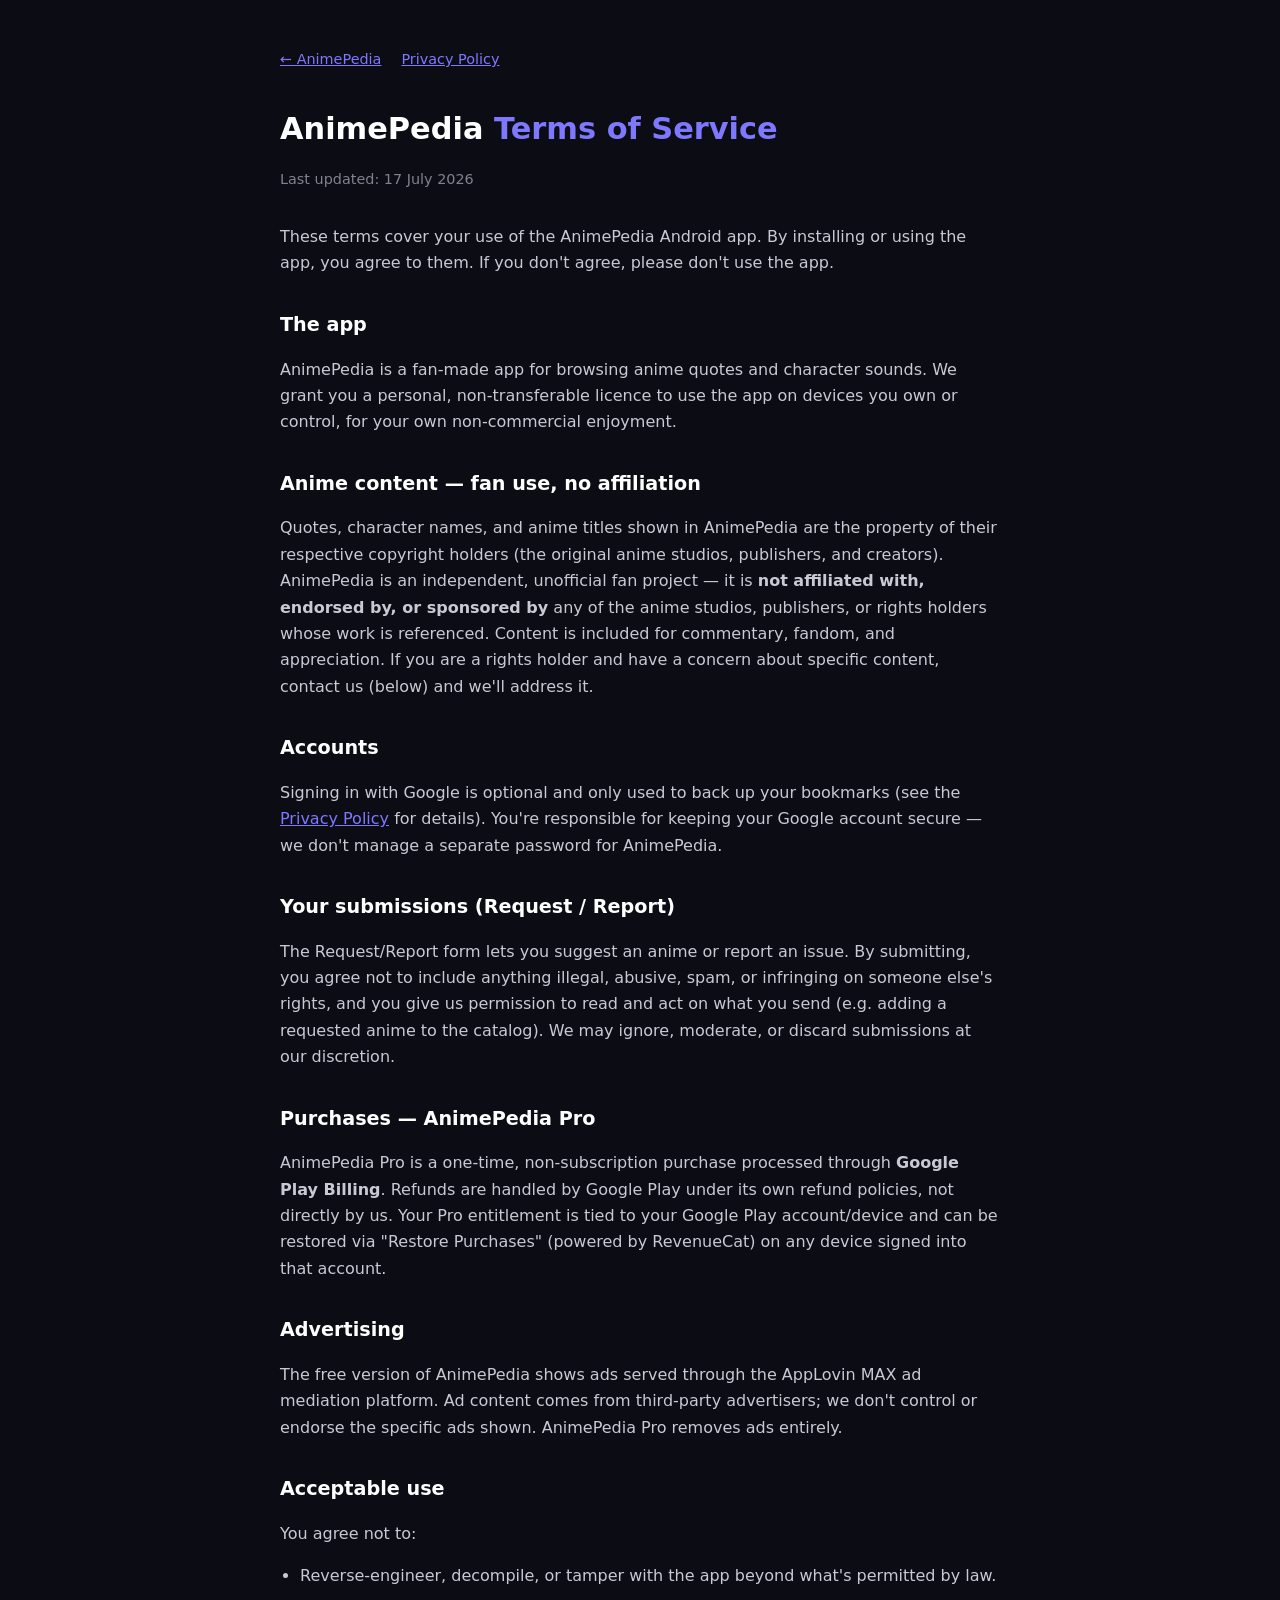
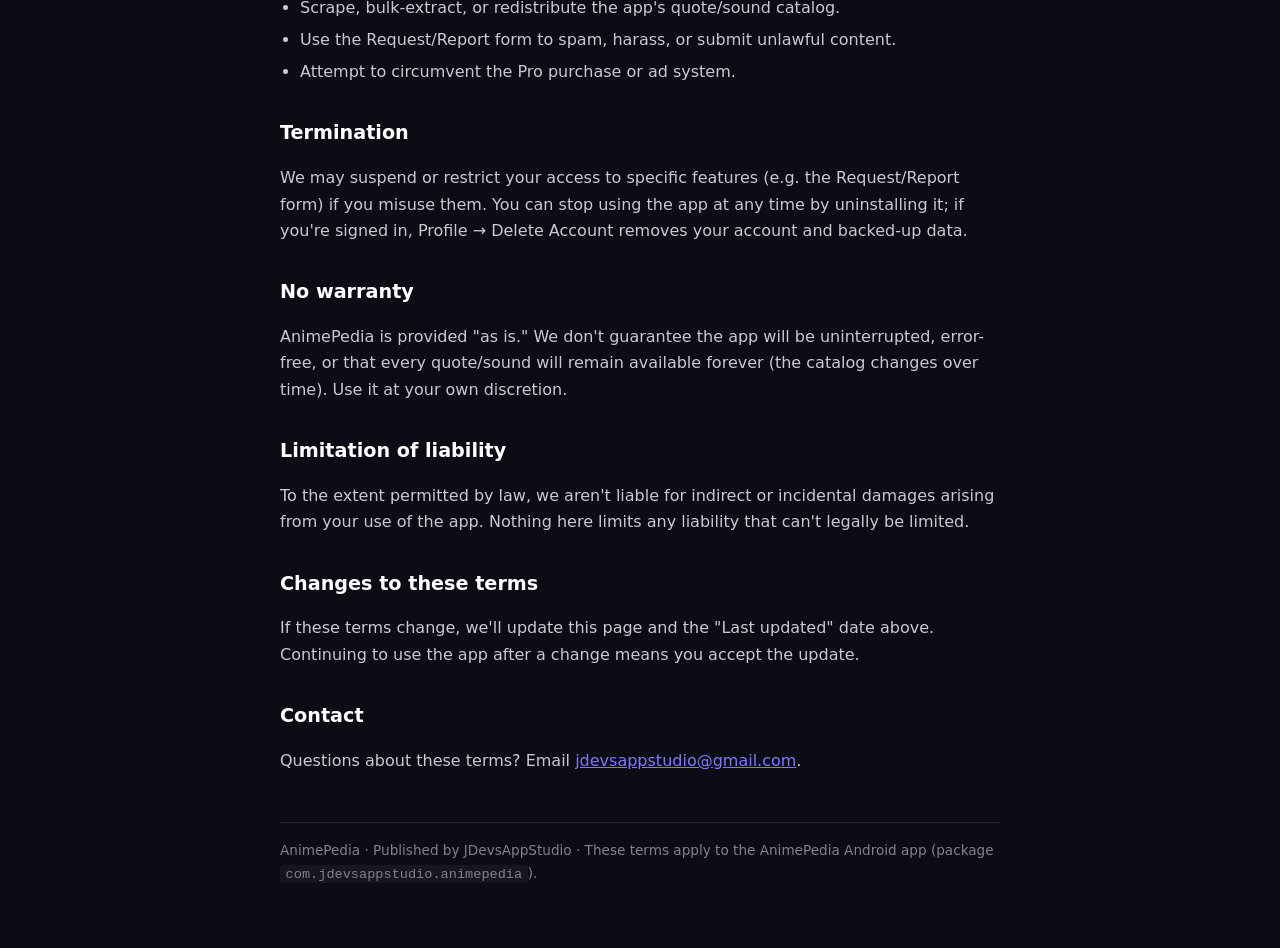
<file: animepedia/terms-of-service.html>
<!DOCTYPE html>
<html lang="en">
<head>
  <meta charset="utf-8" />
  <meta name="viewport" content="width=device-width, initial-scale=1" />
  <title>AnimePedia — Terms of Service</title>
  <meta name="description" content="Terms of Service for AnimePedia, an anime quotes and ringtones app for Android." />
  <style>
    :root { color-scheme: dark; }
    body {
      margin: 0; padding: 2rem 1rem 4rem; background: #0C0C14; color: #C9C9D4;
      font-family: -apple-system, "Segoe UI", Roboto, "Hanken Grotesk", system-ui, sans-serif;
      line-height: 1.65;
    }
    main { max-width: 720px; margin: 0 auto; }
    h1 { font-size: 1.9rem; margin: 0 0 .25rem; color: #FFFFFF; }
    h2 { font-size: 1.2rem; margin: 2rem 0 .5rem; color: #FFFFFF; }
    .meta { color: #82828F; font-size: .9rem; margin-bottom: 2rem; }
    a { color: #7E78FF; }
    a:hover { color: #34E0C8; }
    ul { padding-left: 1.25rem; }
    li { margin: .35rem 0; }
    .accent { color: #7E78FF; }
    .nav { margin-bottom: 2rem; display: flex; gap: 1.25rem; flex-wrap: wrap; }
    .nav a { font-size: .9rem; }
    footer { margin-top: 3rem; color: #82828F; font-size: .85rem; border-top: 1px solid #25252F; padding-top: 1rem; }
    code { background: #16161F; padding: .1rem .35rem; border-radius: 4px; }
  </style>
</head>
<body>
<main>
  <p class="nav"><a href="index.html">← AnimePedia</a> <a href="privacy-policy.html">Privacy Policy</a></p>

  <h1>AnimePedia <span class="accent">Terms of Service</span></h1>
  <p class="meta">Last updated: 17 July 2026</p>

  <p>
    These terms cover your use of the AnimePedia Android app. By installing or using the app, you
    agree to them. If you don't agree, please don't use the app.
  </p>

  <h2>The app</h2>
  <p>
    AnimePedia is a fan-made app for browsing anime quotes and character sounds. We grant you a
    personal, non-transferable licence to use the app on devices you own or control, for your own
    non-commercial enjoyment.
  </p>

  <h2>Anime content — fan use, no affiliation</h2>
  <p>
    Quotes, character names, and anime titles shown in AnimePedia are the property of their
    respective copyright holders (the original anime studios, publishers, and creators).
    AnimePedia is an independent, unofficial fan project — it is <strong>not affiliated with,
    endorsed by, or sponsored by</strong> any of the anime studios, publishers, or rights holders
    whose work is referenced. Content is included for commentary, fandom, and appreciation. If you
    are a rights holder and have a concern about specific content, contact us (below) and we'll
    address it.
  </p>

  <h2>Accounts</h2>
  <p>
    Signing in with Google is optional and only used to back up your bookmarks (see the
    <a href="privacy-policy.html">Privacy Policy</a> for details). You're responsible for keeping
    your Google account secure — we don't manage a separate password for AnimePedia.
  </p>

  <h2>Your submissions (Request / Report)</h2>
  <p>
    The Request/Report form lets you suggest an anime or report an issue. By submitting, you agree
    not to include anything illegal, abusive, spam, or infringing on someone else's rights, and you
    give us permission to read and act on what you send (e.g. adding a requested anime to the
    catalog). We may ignore, moderate, or discard submissions at our discretion.
  </p>

  <h2>Purchases — AnimePedia Pro</h2>
  <p>
    AnimePedia Pro is a one-time, non-subscription purchase processed through
    <strong>Google Play Billing</strong>. Refunds are handled by Google Play under its own refund
    policies, not directly by us. Your Pro entitlement is tied to your Google Play account/device
    and can be restored via "Restore Purchases" (powered by RevenueCat) on any device signed into
    that account.
  </p>

  <h2>Advertising</h2>
  <p>
    The free version of AnimePedia shows ads served through the AppLovin MAX ad mediation platform.
    Ad content comes from third-party advertisers; we don't control or endorse the specific ads
    shown. AnimePedia Pro removes ads entirely.
  </p>

  <h2>Acceptable use</h2>
  <p>You agree not to:</p>
  <ul>
    <li>Reverse-engineer, decompile, or tamper with the app beyond what's permitted by law.</li>
    <li>Scrape, bulk-extract, or redistribute the app's quote/sound catalog.</li>
    <li>Use the Request/Report form to spam, harass, or submit unlawful content.</li>
    <li>Attempt to circumvent the Pro purchase or ad system.</li>
  </ul>

  <h2>Termination</h2>
  <p>
    We may suspend or restrict your access to specific features (e.g. the Request/Report form) if
    you misuse them. You can stop using the app at any time by uninstalling it; if you're signed in,
    Profile → Delete Account removes your account and backed-up data.
  </p>

  <h2>No warranty</h2>
  <p>
    AnimePedia is provided "as is." We don't guarantee the app will be uninterrupted, error-free, or
    that every quote/sound will remain available forever (the catalog changes over time). Use it at
    your own discretion.
  </p>

  <h2>Limitation of liability</h2>
  <p>
    To the extent permitted by law, we aren't liable for indirect or incidental damages arising from
    your use of the app. Nothing here limits any liability that can't legally be limited.
  </p>

  <h2>Changes to these terms</h2>
  <p>
    If these terms change, we'll update this page and the "Last updated" date above. Continuing to
    use the app after a change means you accept the update.
  </p>

  <h2>Contact</h2>
  <p>
    Questions about these terms? Email <a href="mailto:jdevsappstudio@gmail.com">jdevsappstudio@gmail.com</a>.
  </p>

  <footer>
    AnimePedia · Published by JDevsAppStudio · These terms apply to the AnimePedia Android app
    (package <code>com.jdevsappstudio.animepedia</code>).
  </footer>
</main>
</body>
</html>
</file>
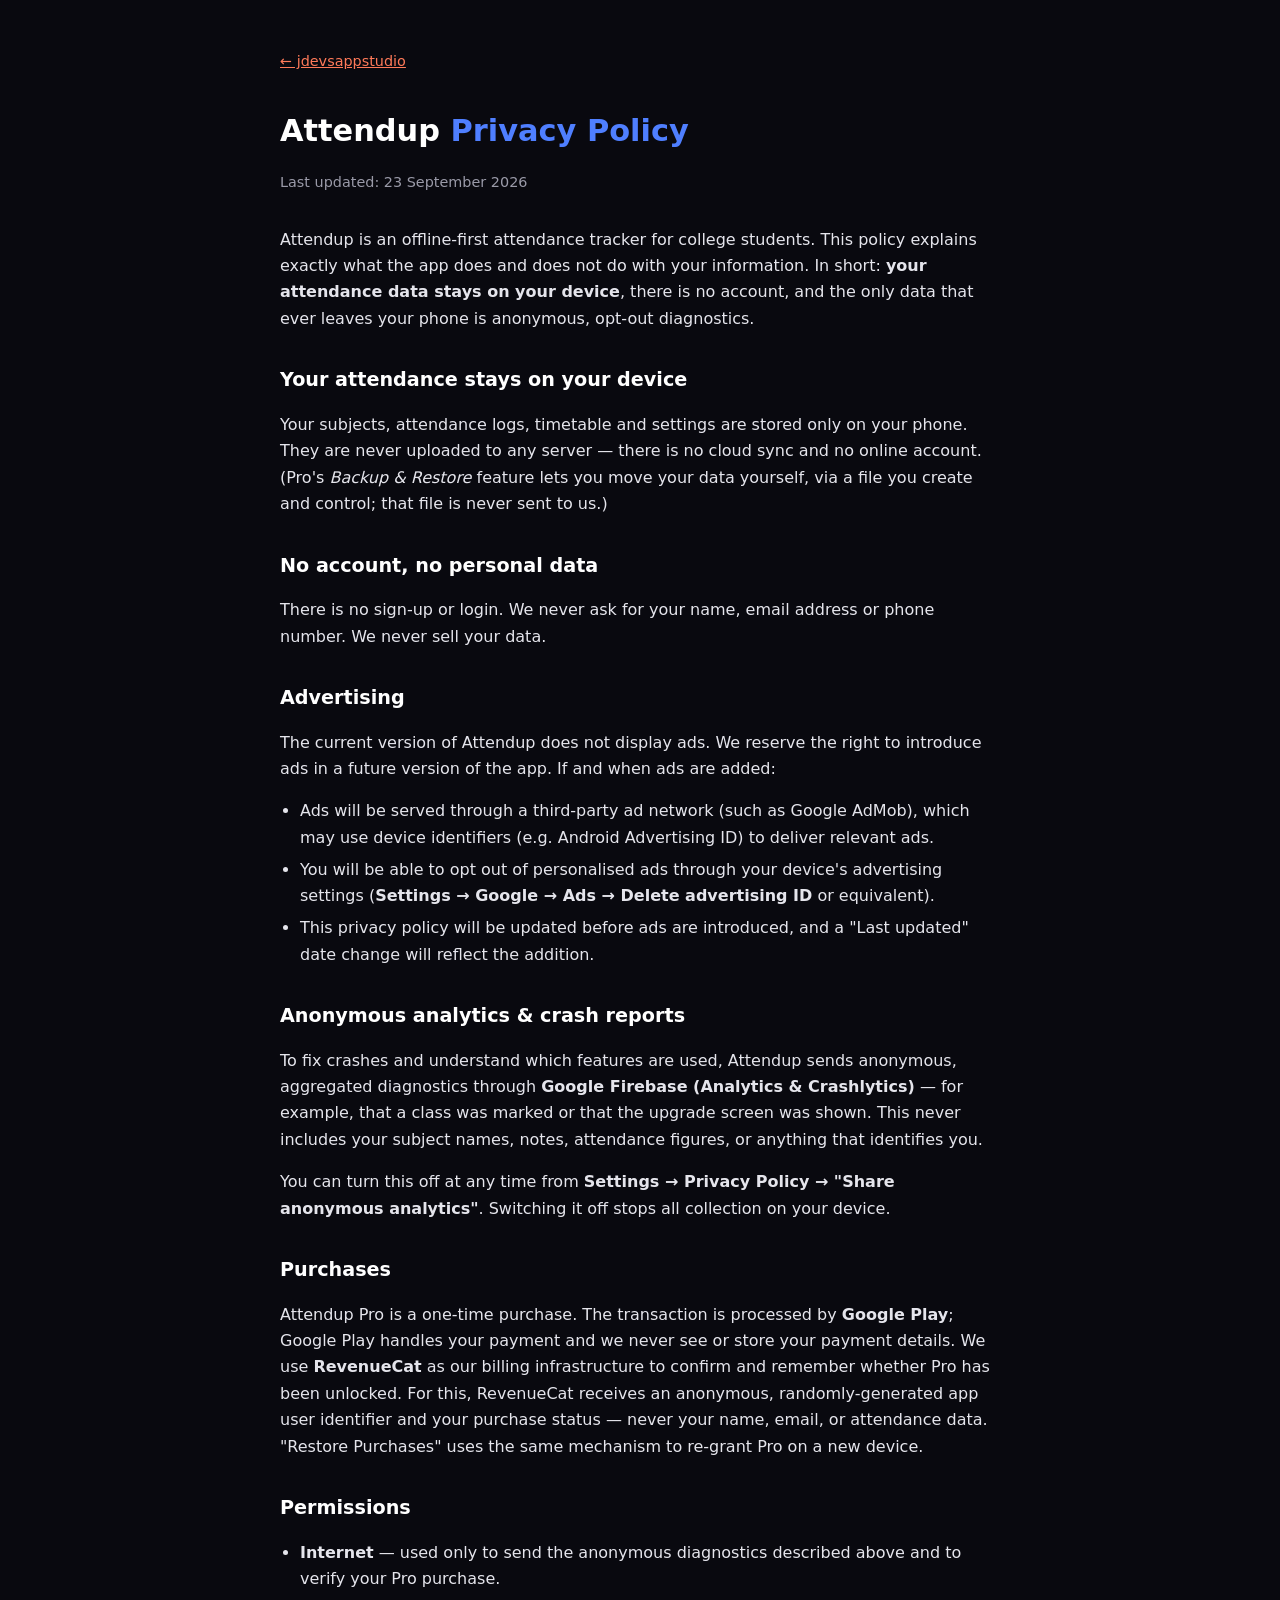
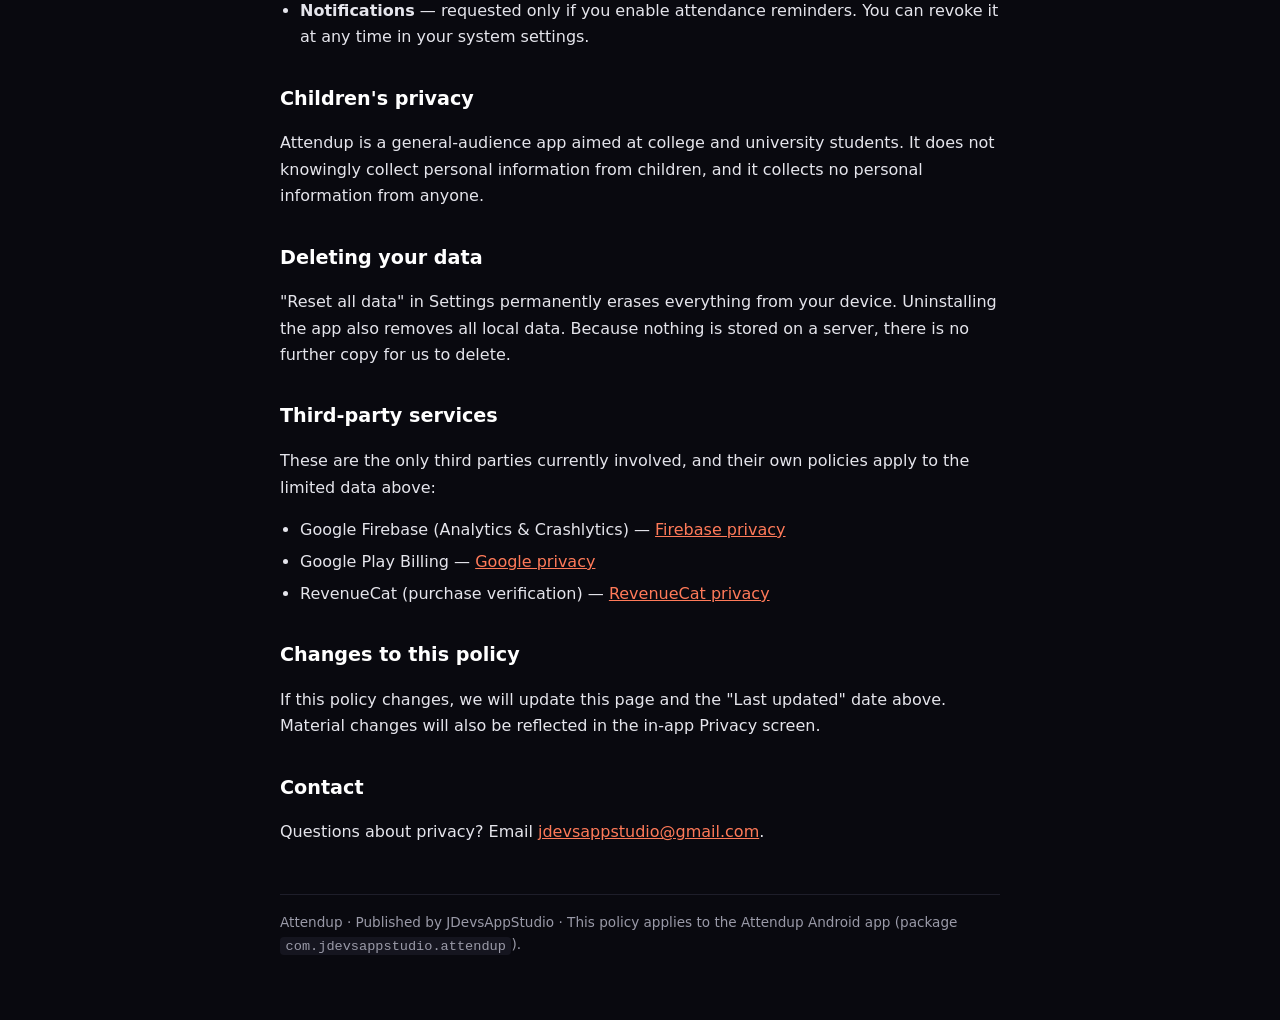
<file: attendup/privacy-policy.html>
<!DOCTYPE html>
<html lang="en">
<head>
  <meta charset="utf-8" />
  <meta name="viewport" content="width=device-width, initial-scale=1" />
  <title>Attendup — Privacy Policy</title>
  <meta name="description" content="Privacy policy for Attendup, an offline-first attendance tracker for college students." />
  <style>
    :root { color-scheme: dark; }
    body {
      margin: 0; padding: 2rem 1rem 4rem; background: #09090F; color: #E5E5EC;
      font-family: -apple-system, "Segoe UI", Roboto, "DM Sans", system-ui, sans-serif;
      line-height: 1.65;
    }
    main { max-width: 720px; margin: 0 auto; }
    h1 { font-size: 1.9rem; margin: 0 0 .25rem; color: #FFFFFF; }
    h2 { font-size: 1.2rem; margin: 2rem 0 .5rem; color: #FFFFFF; }
    .meta { color: #9A9AA8; font-size: .9rem; margin-bottom: 2rem; }
    a { color: #FF7A59; }
    a:hover { color: #4F7FFF; }
    ul { padding-left: 1.25rem; }
    li { margin: .35rem 0; }
    .accent { color: #4F7FFF; }
    .nav { margin-bottom: 2rem; }
    .nav a { font-size: .9rem; }
    footer { margin-top: 3rem; color: #9A9AA8; font-size: .85rem; border-top: 1px solid #1E1E2A; padding-top: 1rem; }
    code { background: #15151F; padding: .1rem .35rem; border-radius: 4px; }
  </style>
</head>
<body>
<main>
  <p class="nav"><a href="../index.html">← jdevsappstudio</a></p>

  <h1>Attendup <span class="accent">Privacy Policy</span></h1>
  <p class="meta">Last updated: 23 September 2026</p>

  <p>
    Attendup is an offline-first attendance tracker for college students. This policy explains exactly
    what the app does and does not do with your information. In short: <strong>your attendance data
    stays on your device</strong>, there is no account, and the only data that ever leaves your phone is
    anonymous, opt-out diagnostics.
  </p>

  <h2>Your attendance stays on your device</h2>
  <p>
    Your subjects, attendance logs, timetable and settings are stored only on your phone. They are
    never uploaded to any server — there is no cloud sync and no online account. (Pro's
    <em>Backup &amp; Restore</em> feature lets you move your data yourself, via a file you create and
    control; that file is never sent to us.)
  </p>

  <h2>No account, no personal data</h2>
  <p>
    There is no sign-up or login. We never ask for your name, email address or phone number. We never
    sell your data.
  </p>

  <h2>Advertising</h2>
  <p>
    The current version of Attendup does not display ads. We reserve the right to introduce ads in a
    future version of the app. If and when ads are added:
  </p>
  <ul>
    <li>Ads will be served through a third-party ad network (such as Google AdMob), which may use
      device identifiers (e.g. Android Advertising ID) to deliver relevant ads.</li>
    <li>You will be able to opt out of personalised ads through your device's advertising settings
      (<strong>Settings → Google → Ads → Delete advertising ID</strong> or equivalent).</li>
    <li>This privacy policy will be updated before ads are introduced, and a "Last updated" date
      change will reflect the addition.</li>
  </ul>

  <h2>Anonymous analytics &amp; crash reports</h2>
  <p>
    To fix crashes and understand which features are used, Attendup sends anonymous, aggregated
    diagnostics through <strong>Google Firebase (Analytics &amp; Crashlytics)</strong> — for example,
    that a class was marked or that the upgrade screen was shown. This never includes your subject
    names, notes, attendance figures, or anything that identifies you.
  </p>
  <p>
    You can turn this off at any time from <strong>Settings → Privacy Policy → "Share anonymous
    analytics"</strong>. Switching it off stops all collection on your device.
  </p>

  <h2>Purchases</h2>
  <p>
    Attendup Pro is a one-time purchase. The transaction is processed by <strong>Google Play</strong>;
    Google Play handles your payment and we never see or store your payment details. We use
    <strong>RevenueCat</strong> as our billing infrastructure to confirm and remember whether Pro has
    been unlocked. For this, RevenueCat receives an anonymous, randomly-generated app user identifier
    and your purchase status — never your name, email, or attendance data. "Restore Purchases" uses
    the same mechanism to re-grant Pro on a new device.
  </p>

  <h2>Permissions</h2>
  <ul>
    <li><strong>Internet</strong> — used only to send the anonymous diagnostics described above and to
      verify your Pro purchase.</li>
    <li><strong>Notifications</strong> — requested only if you enable attendance reminders. You can
      revoke it at any time in your system settings.</li>
  </ul>

  <h2>Children's privacy</h2>
  <p>
    Attendup is a general-audience app aimed at college and university students. It does not knowingly
    collect personal information from children, and it collects no personal information from anyone.
  </p>

  <h2>Deleting your data</h2>
  <p>
    "Reset all data" in Settings permanently erases everything from your device. Uninstalling the app
    also removes all local data. Because nothing is stored on a server, there is no further copy for us
    to delete.
  </p>

  <h2>Third-party services</h2>
  <p>These are the only third parties currently involved, and their own policies apply to the limited data above:</p>
  <ul>
    <li>Google Firebase (Analytics &amp; Crashlytics) — <a href="https://firebase.google.com/support/privacy">Firebase privacy</a></li>
    <li>Google Play Billing — <a href="https://policies.google.com/privacy">Google privacy</a></li>
    <li>RevenueCat (purchase verification) — <a href="https://www.revenuecat.com/privacy">RevenueCat privacy</a></li>
  </ul>

  <h2>Changes to this policy</h2>
  <p>
    If this policy changes, we will update this page and the "Last updated" date above. Material
    changes will also be reflected in the in-app Privacy screen.
  </p>

  <h2>Contact</h2>
  <p>
    Questions about privacy? Email <a href="mailto:jdevsappstudio@gmail.com">jdevsappstudio@gmail.com</a>.
  </p>

  <footer>
    Attendup · Published by JDevsAppStudio · This policy applies to the Attendup Android app
    (package <code>com.jdevsappstudio.attendup</code>).
  </footer>
</main>
</body>
</html>
</file>
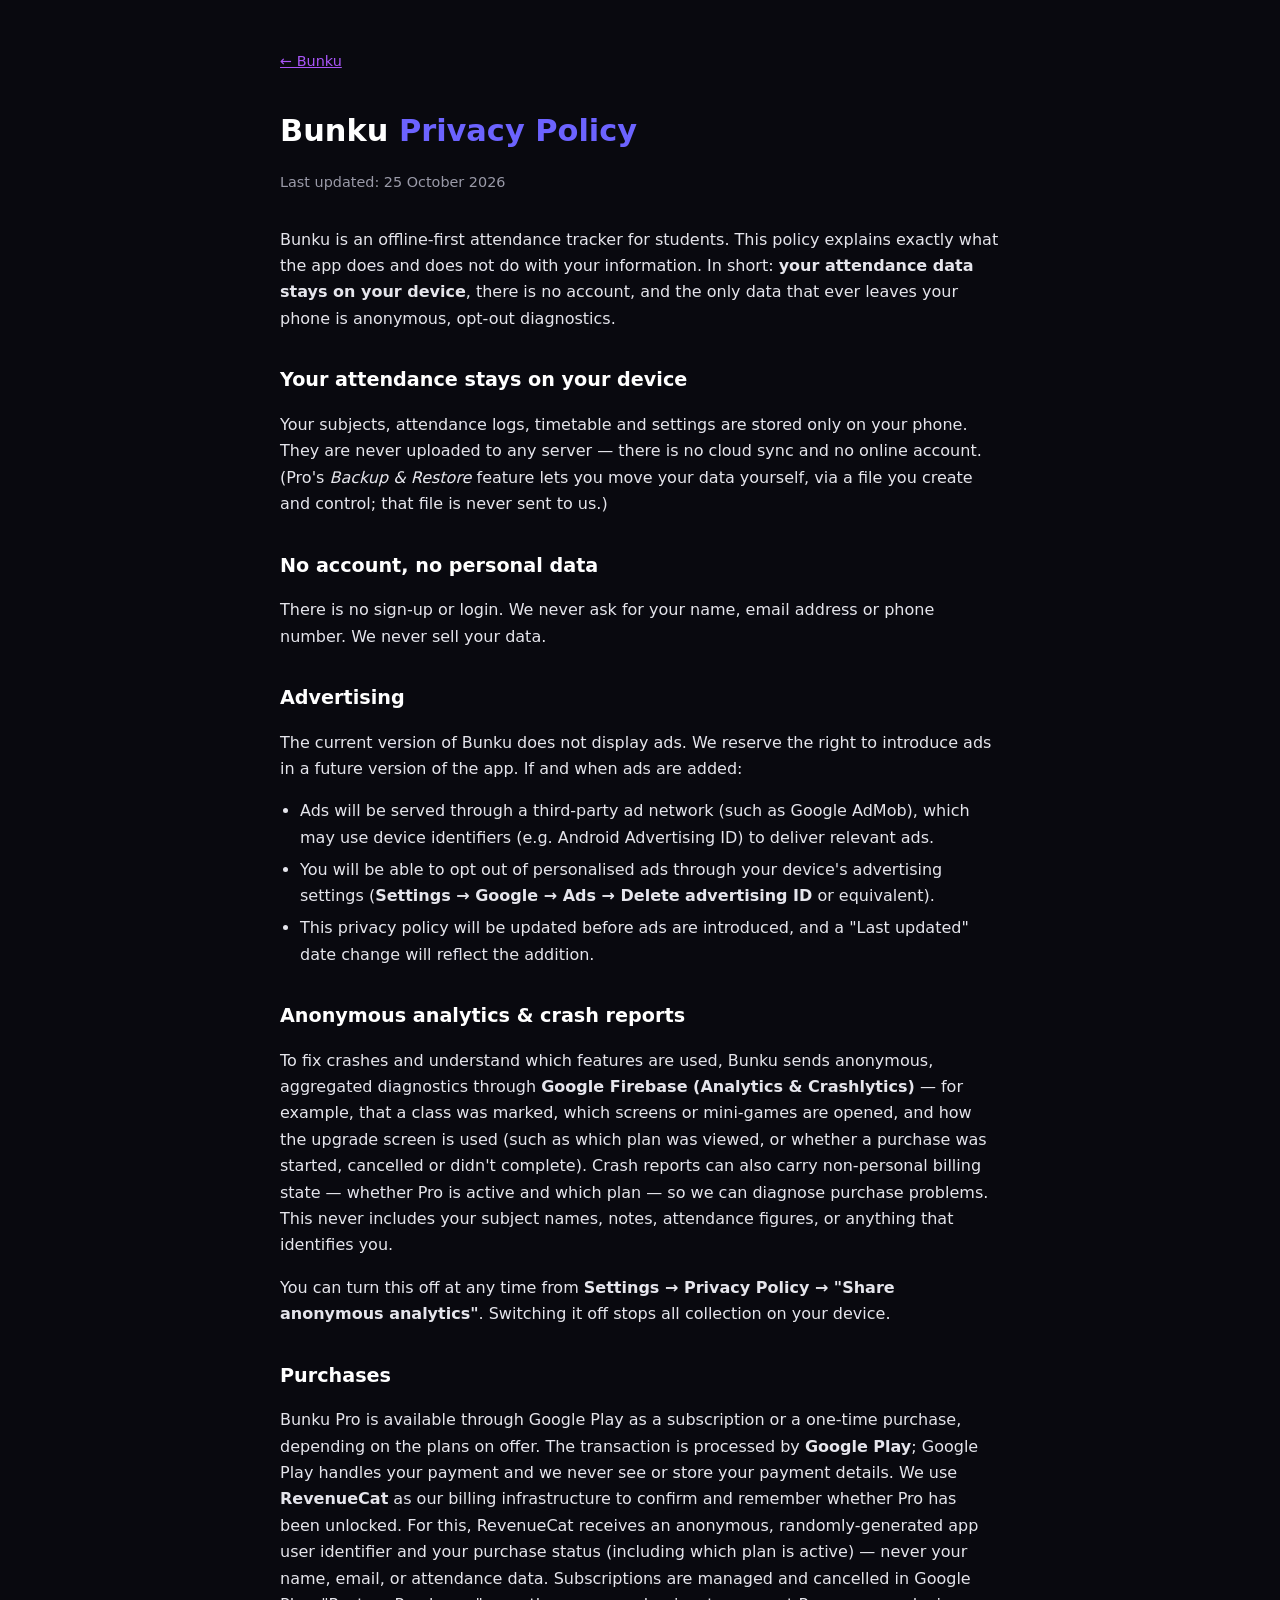
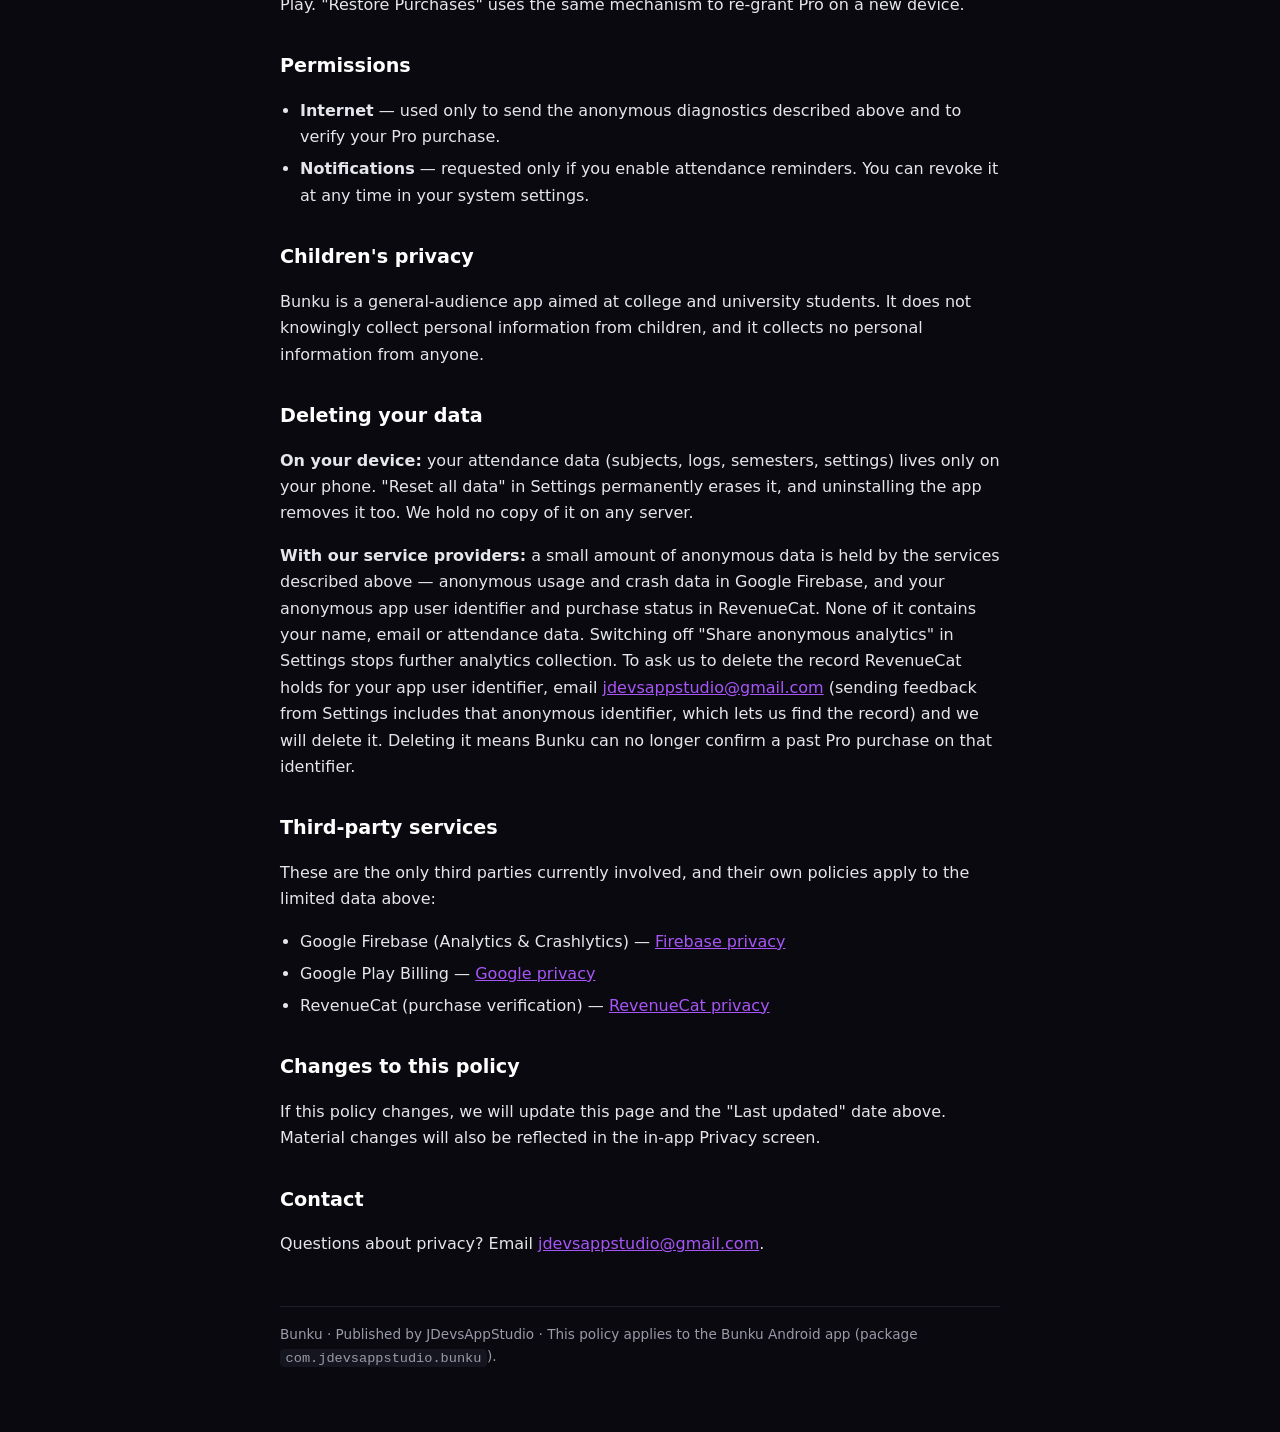
<file: bunku/privacy-policy.html>
<!DOCTYPE html>
<html lang="en">
<head>
  <meta charset="utf-8" />
  <meta name="viewport" content="width=device-width, initial-scale=1" />
  <title>Bunku — Privacy Policy</title>
  <meta name="description" content="Privacy policy for Bunku, an offline-first attendance tracker for students." />
  <style>
    :root { color-scheme: dark; }
    body {
      margin: 0; padding: 2rem 1rem 4rem; background: #09090F; color: #E5E5EC;
      font-family: -apple-system, "Segoe UI", Roboto, "DM Sans", system-ui, sans-serif;
      line-height: 1.65;
    }
    main { max-width: 720px; margin: 0 auto; }
    h1 { font-size: 1.9rem; margin: 0 0 .25rem; color: #FFFFFF; }
    h2 { font-size: 1.2rem; margin: 2rem 0 .5rem; color: #FFFFFF; }
    .meta { color: #9A9AA8; font-size: .9rem; margin-bottom: 2rem; }
    a { color: #A855F7; }
    a:hover { color: #6C63FF; }
    ul { padding-left: 1.25rem; }
    li { margin: .35rem 0; }
    .accent { color: #6C63FF; }
    .nav { margin-bottom: 2rem; }
    .nav a { font-size: .9rem; }
    footer { margin-top: 3rem; color: #9A9AA8; font-size: .85rem; border-top: 1px solid #1E1E2A; padding-top: 1rem; }
    code { background: #15151F; padding: .1rem .35rem; border-radius: 4px; }
  </style>
</head>
<body>
<main>
  <p class="nav"><a href="index.html">← Bunku</a></p>

  <h1>Bunku <span class="accent">Privacy Policy</span></h1>
  <p class="meta">Last updated: 25 October 2026</p>

  <p>
    Bunku is an offline-first attendance tracker for students. This policy explains exactly what
    the app does and does not do with your information. In short: <strong>your attendance data stays
    on your device</strong>, there is no account, and the only data that ever leaves your phone is
    anonymous, opt-out diagnostics.
  </p>

  <h2>Your attendance stays on your device</h2>
  <p>
    Your subjects, attendance logs, timetable and settings are stored only on your phone. They are
    never uploaded to any server — there is no cloud sync and no online account. (Pro's
    <em>Backup &amp; Restore</em> feature lets you move your data yourself, via a file you create and
    control; that file is never sent to us.)
  </p>

  <h2>No account, no personal data</h2>
  <p>
    There is no sign-up or login. We never ask for your name, email address or phone number. We never
    sell your data.
  </p>

  <h2>Advertising</h2>
  <p>
    The current version of Bunku does not display ads. We reserve the right to introduce ads in a
    future version of the app. If and when ads are added:
  </p>
  <ul>
    <li>Ads will be served through a third-party ad network (such as Google AdMob), which may use
      device identifiers (e.g. Android Advertising ID) to deliver relevant ads.</li>
    <li>You will be able to opt out of personalised ads through your device's advertising settings
      (<strong>Settings → Google → Ads → Delete advertising ID</strong> or equivalent).</li>
    <li>This privacy policy will be updated before ads are introduced, and a "Last updated" date
      change will reflect the addition.</li>
  </ul>

  <h2>Anonymous analytics &amp; crash reports</h2>
  <p>
    To fix crashes and understand which features are used, Bunku sends anonymous, aggregated
    diagnostics through <strong>Google Firebase (Analytics &amp; Crashlytics)</strong> — for example,
    that a class was marked, which screens or mini-games are opened, and how the upgrade screen is
    used (such as which plan was viewed, or whether a purchase was started, cancelled or didn't
    complete). Crash reports can also carry non-personal billing state — whether Pro is active and
    which plan — so we can diagnose purchase problems. This never includes your
    subject names, notes, attendance figures, or anything that identifies you.
  </p>
  <p>
    You can turn this off at any time from <strong>Settings → Privacy Policy → "Share anonymous
    analytics"</strong>. Switching it off stops all collection on your device.
  </p>

  <h2>Purchases</h2>
  <p>
    Bunku Pro is available through Google Play as a subscription or a one-time purchase, depending on the plans on offer. The transaction is
    processed by <strong>Google Play</strong>;
    Google Play handles your payment and we never see or store your payment details. We use
    <strong>RevenueCat</strong> as our billing infrastructure to confirm and remember whether Pro has
    been unlocked. For this, RevenueCat receives an anonymous, randomly-generated app user identifier
    and your purchase status (including which plan is active) — never your name, email, or
    attendance data. Subscriptions are managed and cancelled in Google Play. "Restore Purchases" uses
    the same mechanism to re-grant Pro on a new device.
  </p>

  <h2>Permissions</h2>
  <ul>
    <li><strong>Internet</strong> — used only to send the anonymous diagnostics described above and to
      verify your Pro purchase.</li>
    <li><strong>Notifications</strong> — requested only if you enable attendance reminders. You can
      revoke it at any time in your system settings.</li>
  </ul>

  <h2>Children's privacy</h2>
  <p>
    Bunku is a general-audience app aimed at college and university students. It does not knowingly
    collect personal information from children, and it collects no personal information from anyone.
  </p>

  <h2>Deleting your data</h2>
  <p>
    <strong>On your device:</strong> your attendance data (subjects, logs, semesters, settings) lives only
    on your phone. "Reset all data" in Settings permanently erases it, and uninstalling the app removes it
    too. We hold no copy of it on any server.
  </p>
  <p>
    <strong>With our service providers:</strong> a small amount of anonymous data is held by the services
    described above &mdash; anonymous usage and crash data in Google Firebase, and your anonymous app user
    identifier and purchase status in RevenueCat. None of it contains your name, email or attendance
    data. Switching off "Share anonymous analytics" in Settings stops further analytics collection. To ask
    us to delete the record RevenueCat holds for your app user identifier, email
    <a href="mailto:jdevsappstudio@gmail.com">jdevsappstudio@gmail.com</a> (sending feedback from
    Settings includes that anonymous identifier, which lets us find the record) and we will delete it.
    Deleting it means Bunku can no longer confirm a past Pro purchase on that identifier.
  </p>

  <h2>Third-party services</h2>
  <p>These are the only third parties currently involved, and their own policies apply to the limited data above:</p>
  <ul>
    <li>Google Firebase (Analytics &amp; Crashlytics) — <a href="https://firebase.google.com/support/privacy">Firebase privacy</a></li>
    <li>Google Play Billing — <a href="https://policies.google.com/privacy">Google privacy</a></li>
    <li>RevenueCat (purchase verification) — <a href="https://www.revenuecat.com/privacy">RevenueCat privacy</a></li>
  </ul>

  <h2>Changes to this policy</h2>
  <p>
    If this policy changes, we will update this page and the "Last updated" date above. Material
    changes will also be reflected in the in-app Privacy screen.
  </p>

  <h2>Contact</h2>
  <p>
    Questions about privacy? Email <a href="mailto:jdevsappstudio@gmail.com">jdevsappstudio@gmail.com</a>.
  </p>

  <footer>
    Bunku · Published by JDevsAppStudio · This policy applies to the Bunku Android app
    (package <code>com.jdevsappstudio.bunku</code>).
  </footer>
</main>
</body>
</html>
</file>
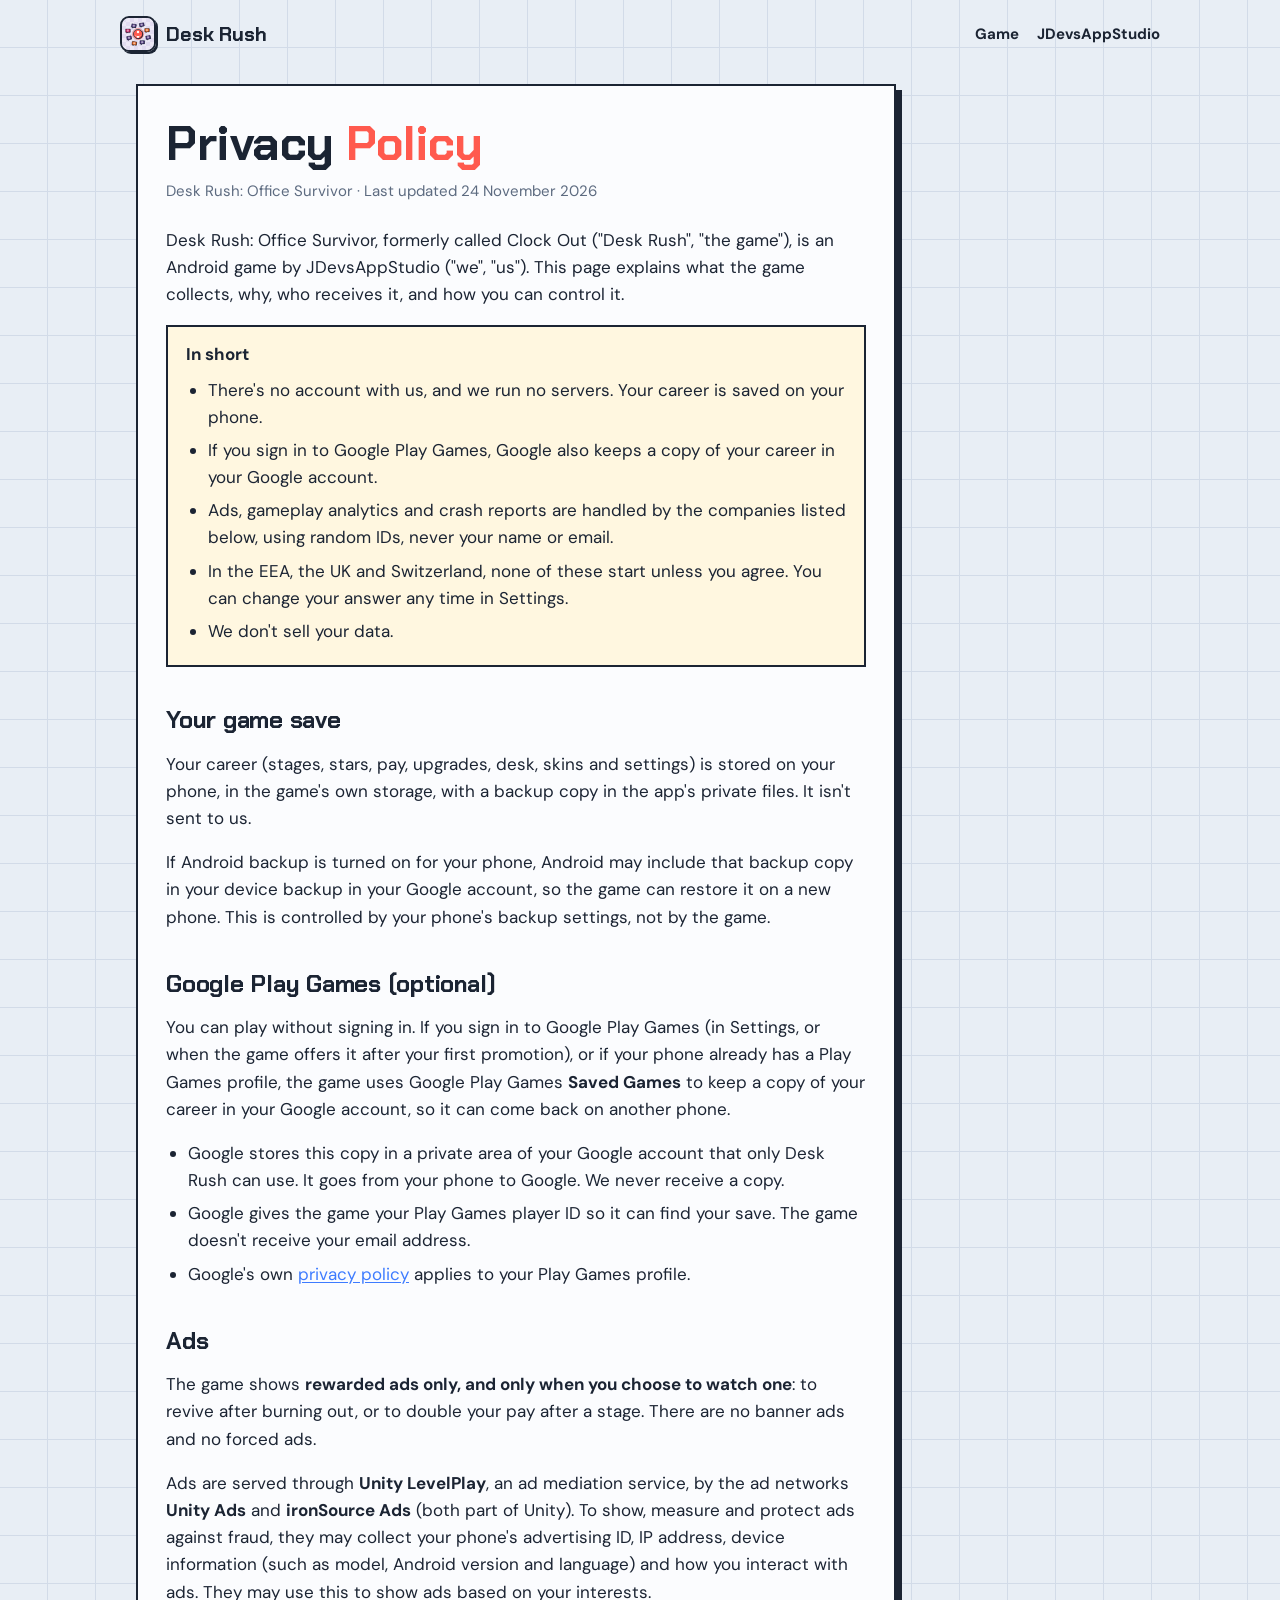
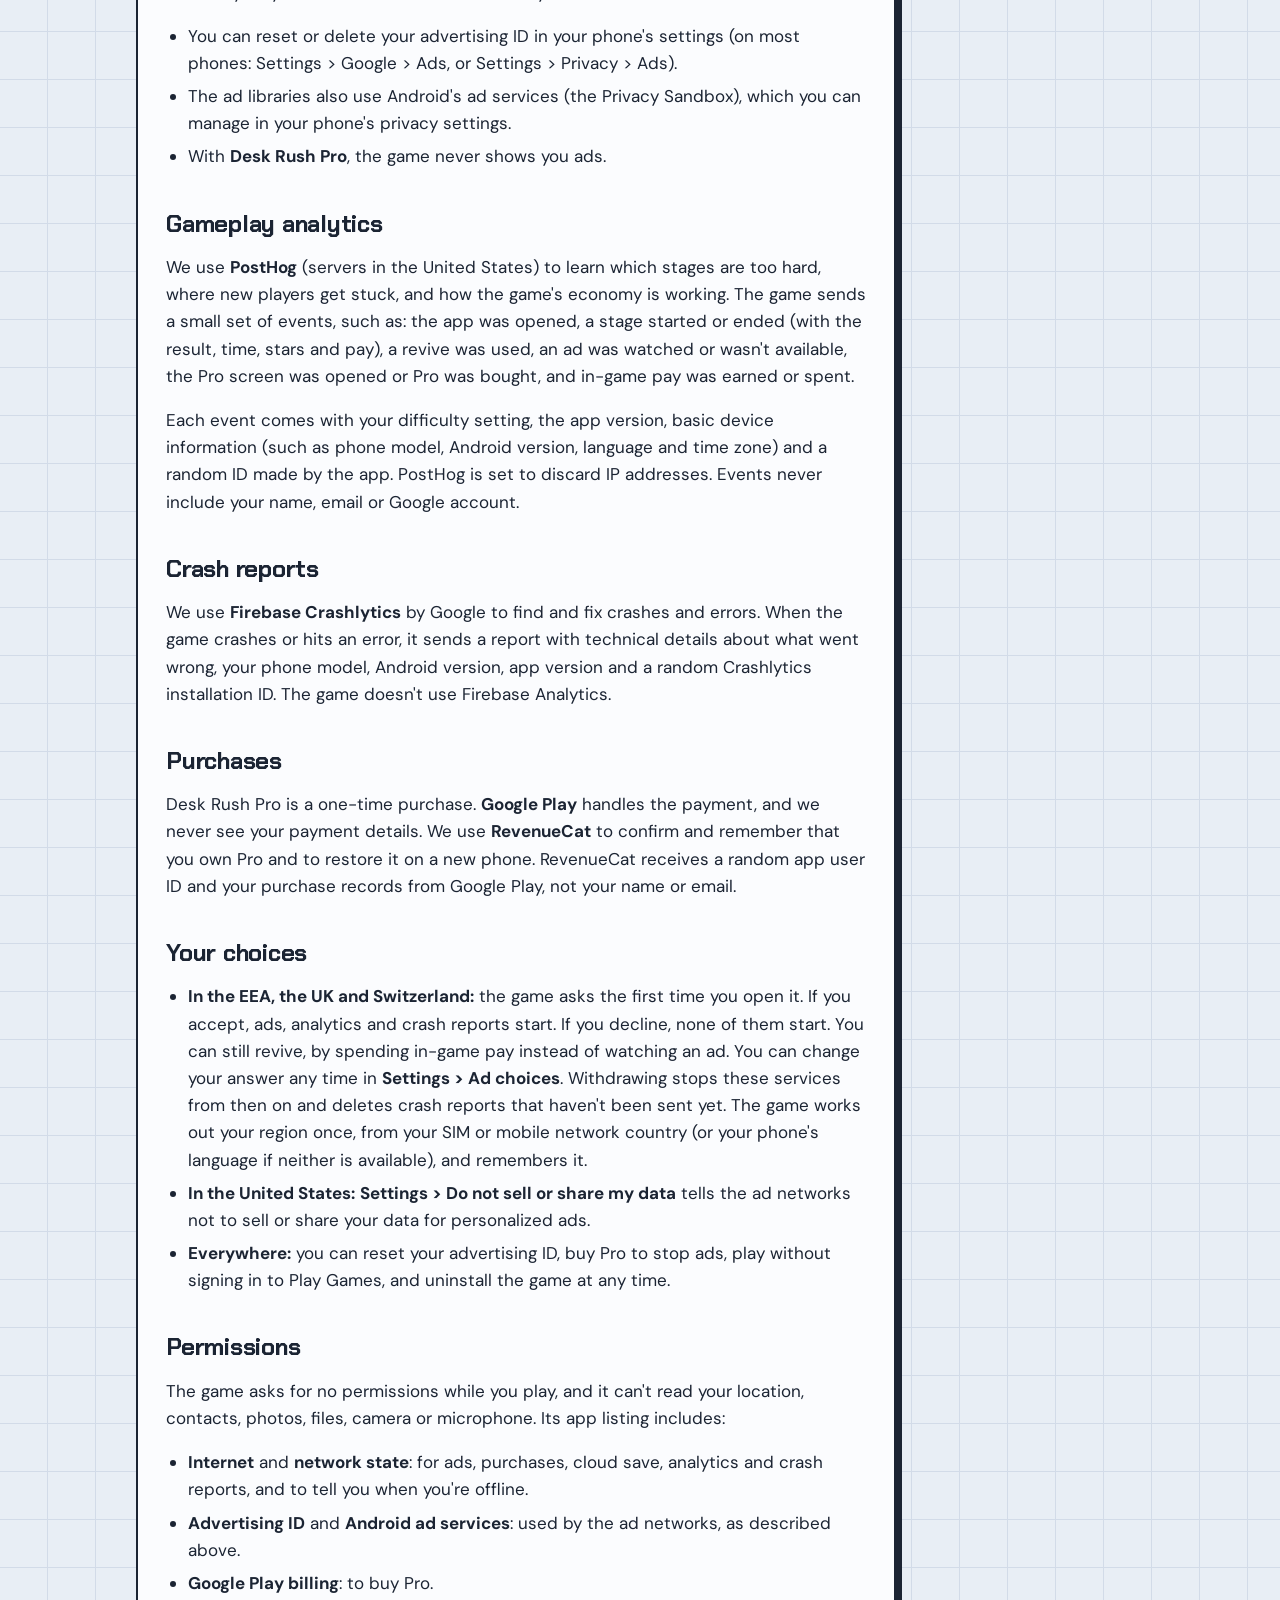
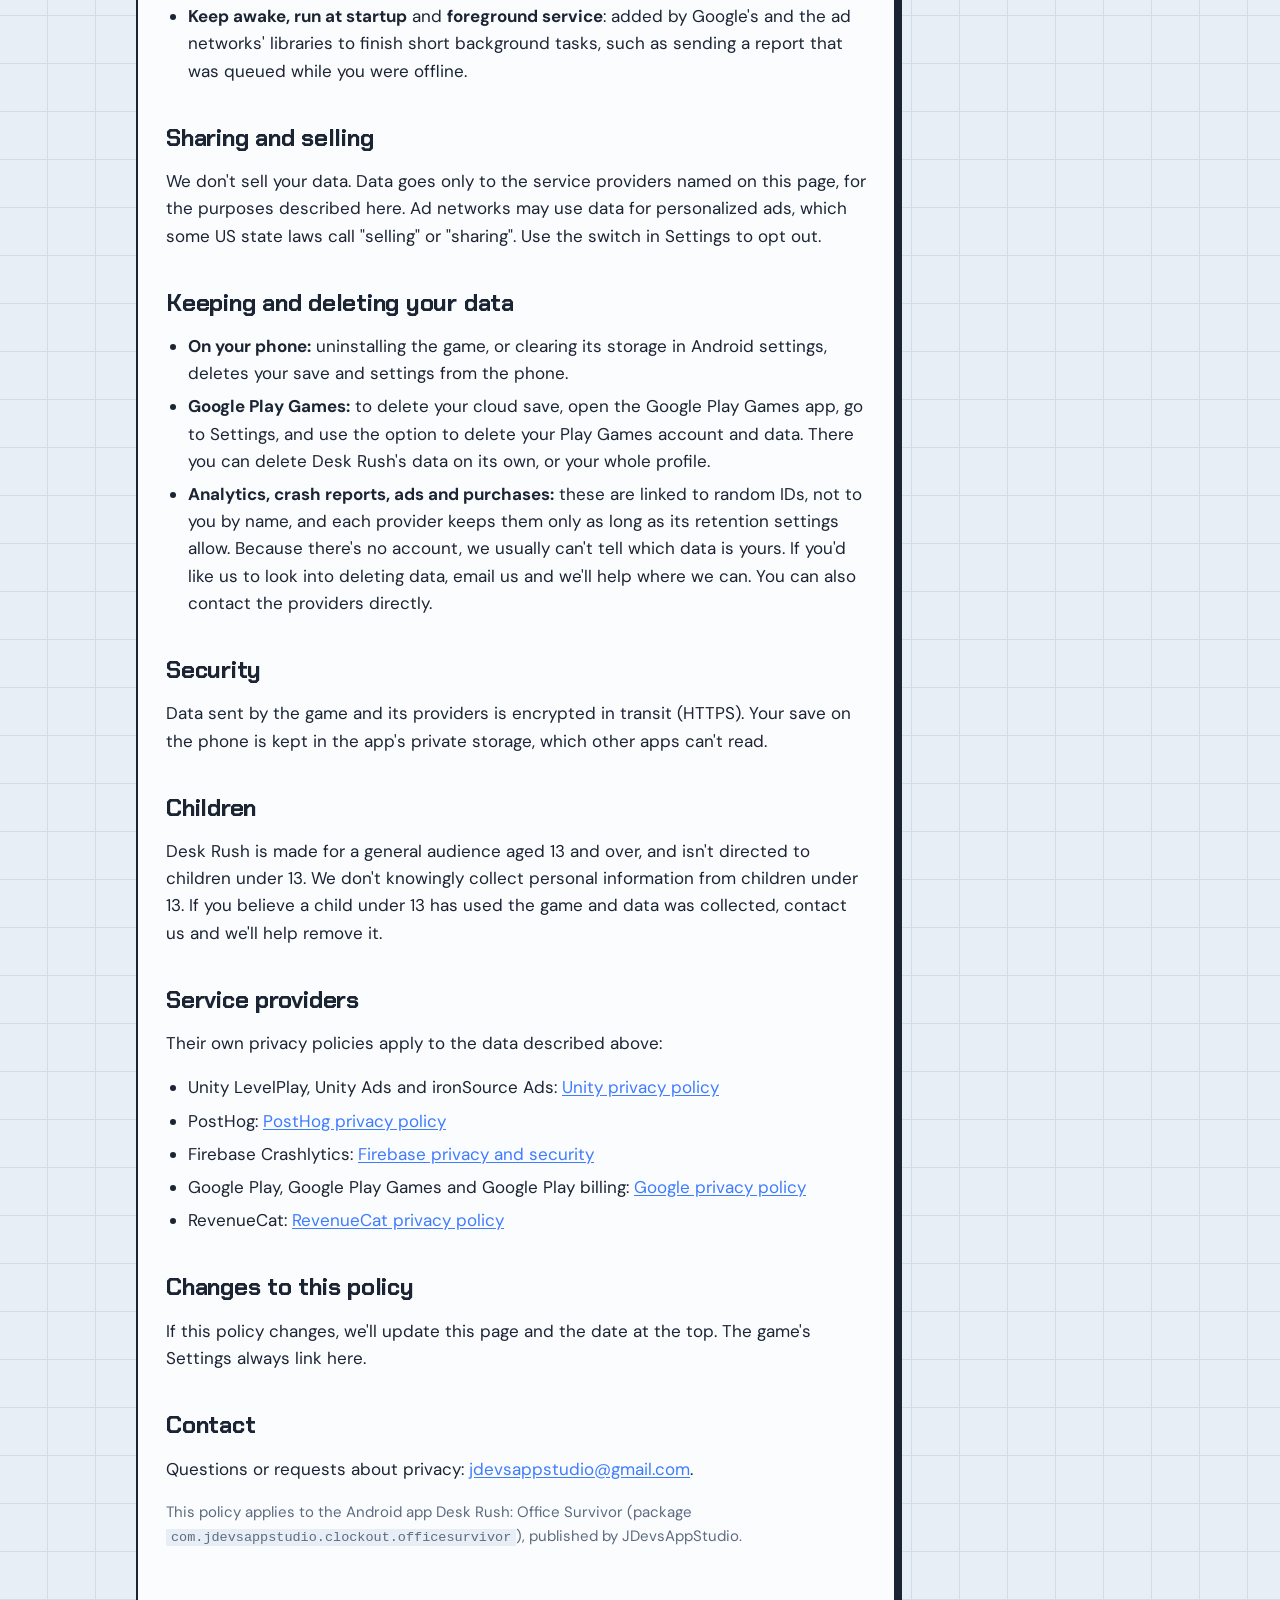
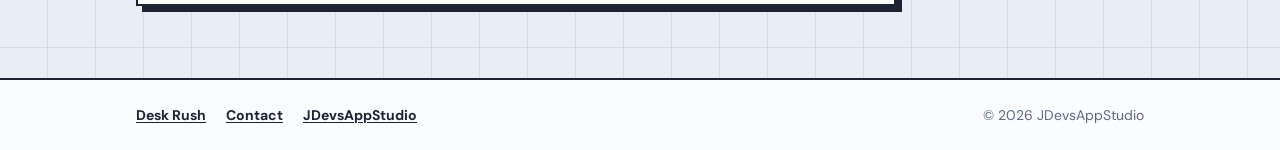
<file: clockout/privacy-policy.html>
<!doctype html>
<html lang="en">
<head>
<meta charset="utf-8">
<meta name="viewport" content="width=device-width, initial-scale=1">
<title>Moved: Desk Rush privacy policy</title>
<meta name="robots" content="noindex">
<link rel="canonical" href="https://jdevsappstudio.com/deskrush/privacy-policy.html">
<meta http-equiv="refresh" content="0; url=/deskrush/privacy-policy.html">
<script>location.replace("/deskrush/privacy-policy.html" + location.hash);</script>
<style>body{font:16px/1.5 system-ui,sans-serif;background:#fff;color:#222;padding:40px 16px;text-align:center}a{color:#d23c31}</style>
</head>
<body>
<p>Clock Out is now Desk Rush. This page moved to <a href="/deskrush/privacy-policy.html">jdevsappstudio.com/deskrush/privacy-policy.html</a>.</p>
</body>
</html>
</file>
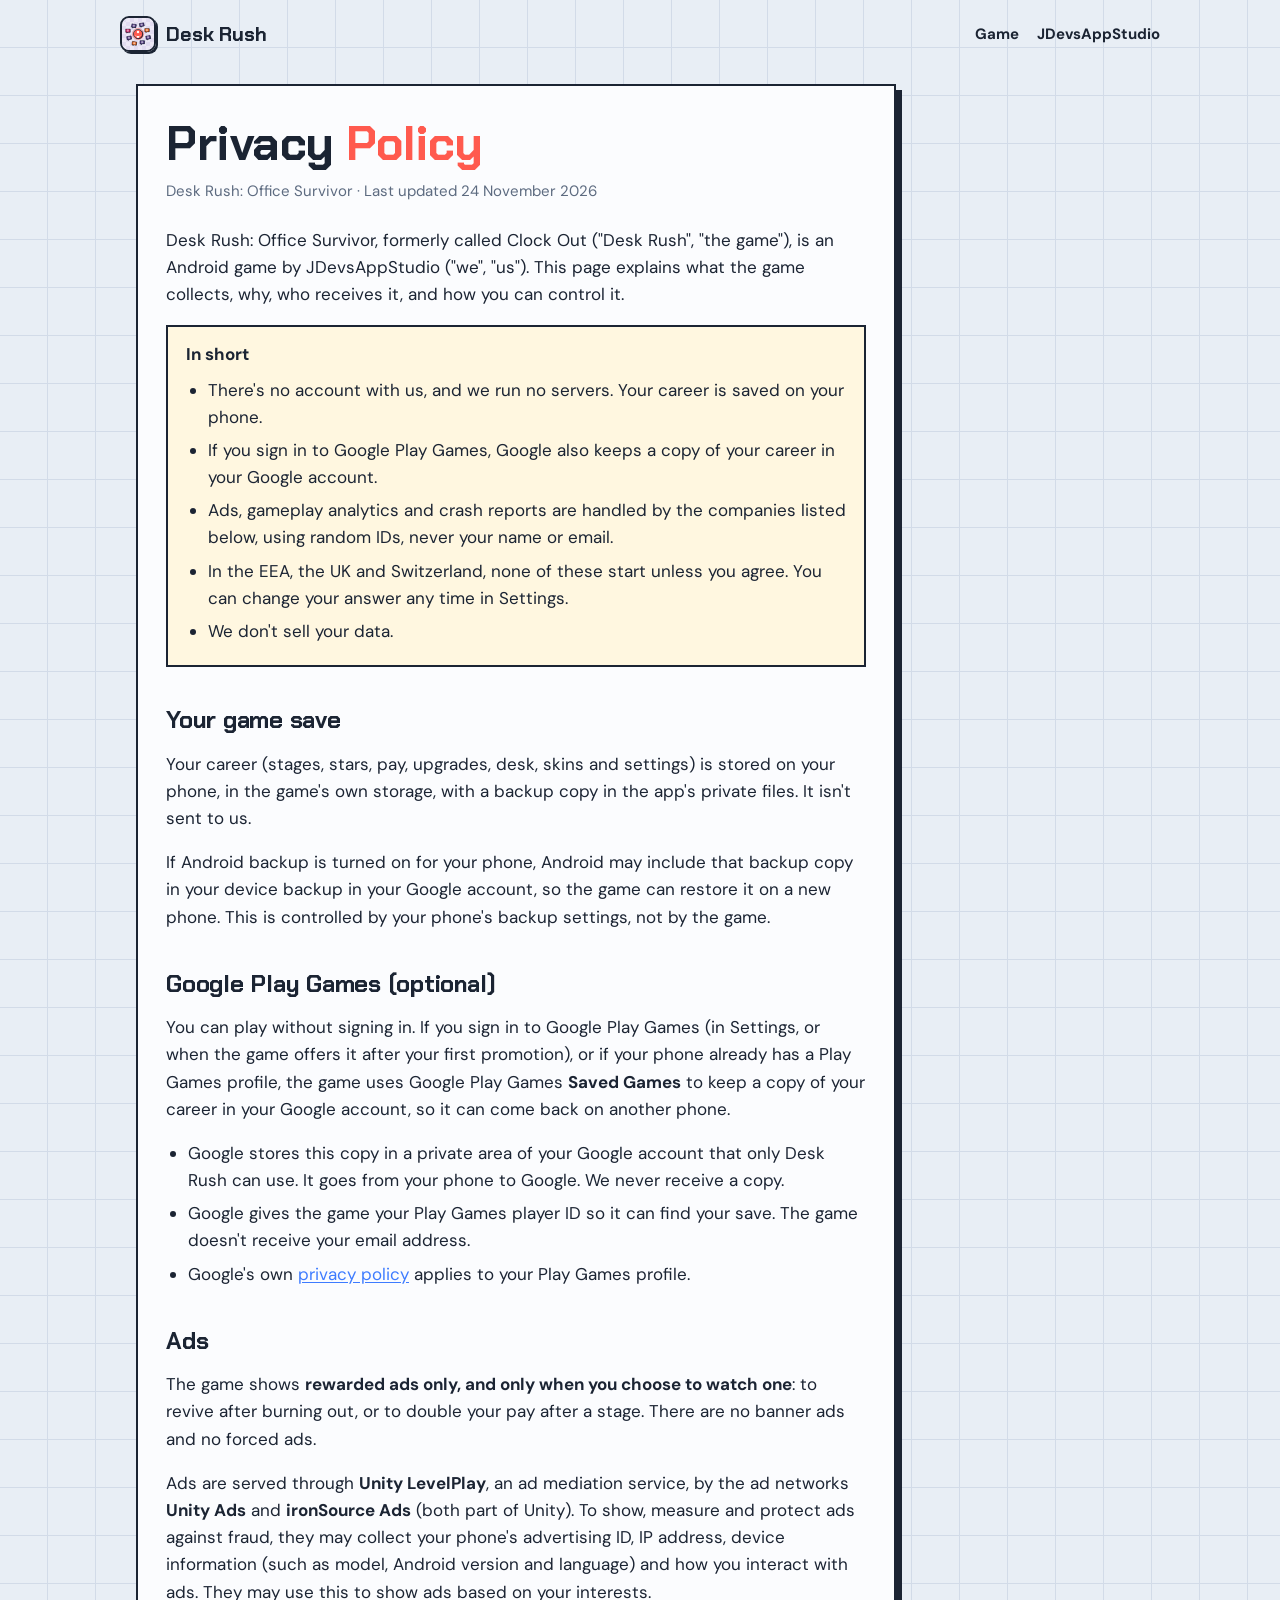
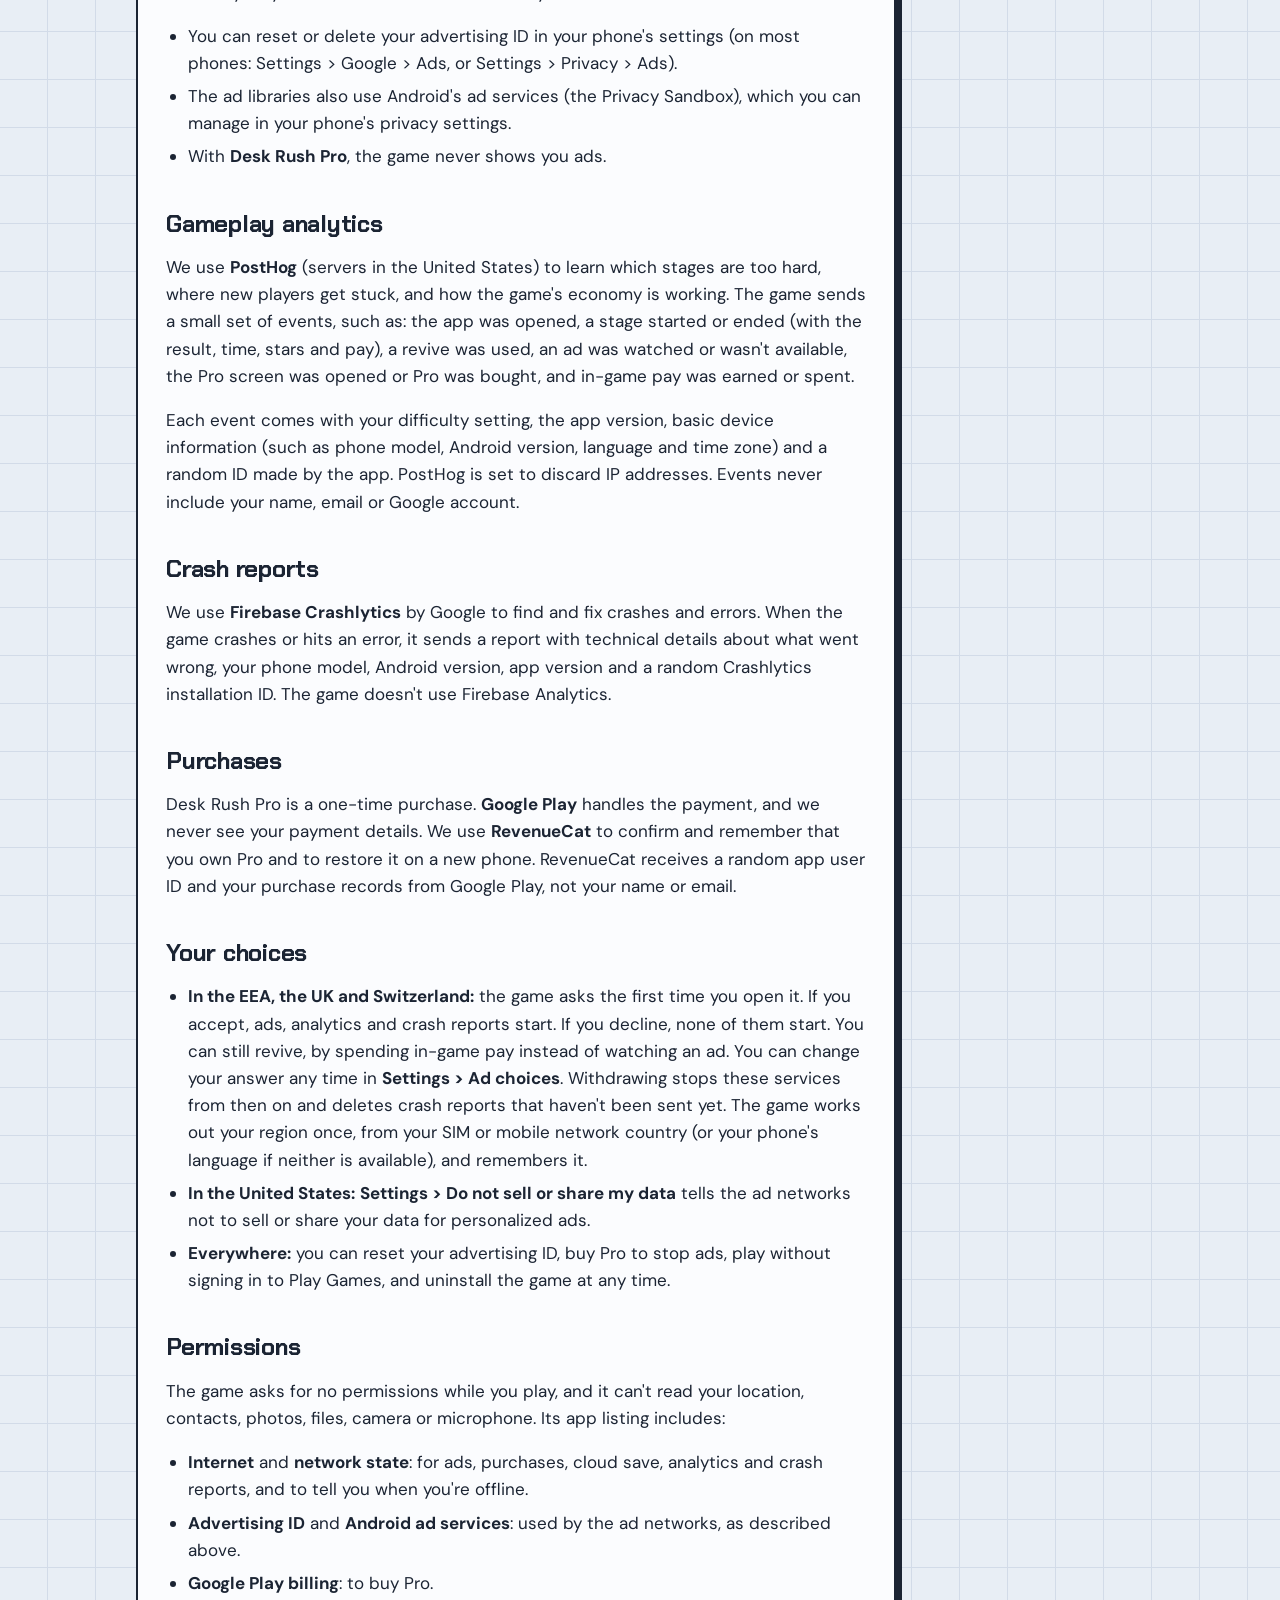
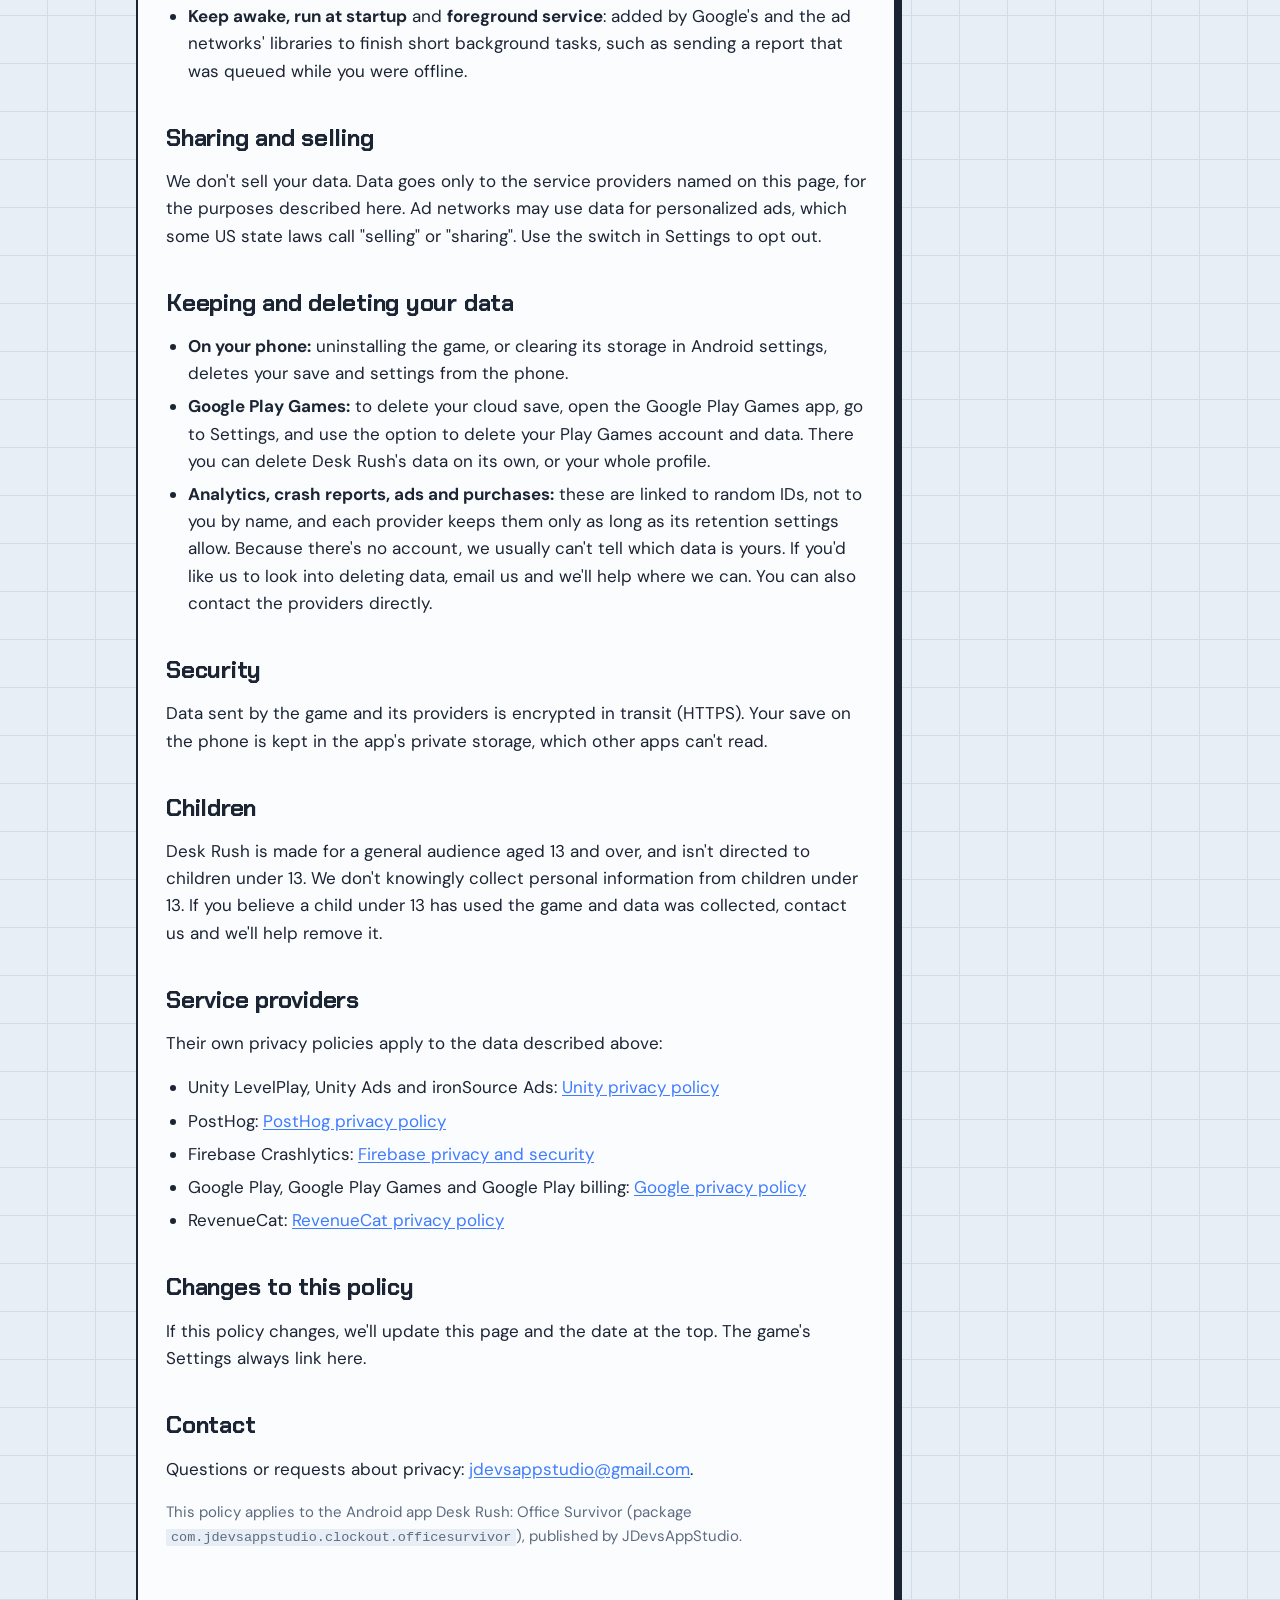
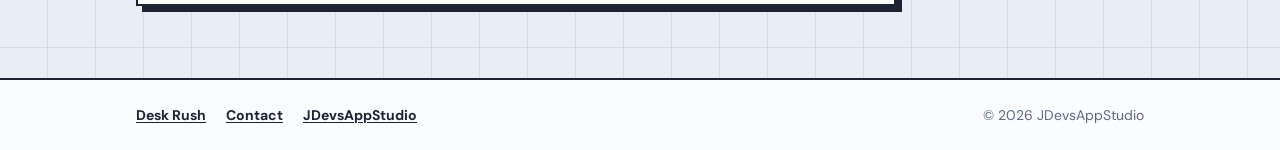
<file: deskrush/privacy-policy.html>
<!doctype html>
<html lang="en">
<head>
<meta charset="utf-8">
<meta name="viewport" content="width=device-width, initial-scale=1">
<title>Privacy Policy – Desk Rush: Office Survivor</title>
<meta name="description" content="Privacy policy for Desk Rush: Office Survivor, an office survivor game for Android by JDevsAppStudio.">
<link rel="canonical" href="https://jdevsappstudio.com/deskrush/privacy-policy.html">
<meta name="theme-color" content="#ff5a4e">
<link rel="icon" href="img/icon.svg" type="image/svg+xml">
<link rel="stylesheet" href="site.css">
<style>
.doc{padding:32px 28px;margin-top:16px;max-width:760px}
.doc h1{font-size:clamp(32px,6vw,48px)}
.doc h1 span{color:var(--coral)}
.meta{color:var(--mute);font-size:15px;margin:8px 0 24px}
.doc h2{font-size:24px;margin:36px 0 10px;padding-top:4px}
.doc p,.doc li{max-width:68ch}
.doc ul{padding-left:22px}
.doc li{margin:6px 0}
.short{background:#fff7e0;border:2px solid var(--ink);padding:14px 18px;margin:0 0 8px}
.short p{margin:0}
.short ul{margin:8px 0 0}
code{font-size:.9em;background:var(--paper);padding:1px 5px}
@media (max-width:600px){.doc{padding:22px 18px}}
</style>
</head>
<body>

<header class="wrap top">
  <a class="brand" href="./"><img src="img/icon.svg" alt="" width="36" height="36">Desk Rush</a>
  <nav aria-label="Site">
    <a href="./">Game</a>
    <a href="https://jdevsappstudio.com/">JDevsAppStudio</a>
  </nav>
</header>

<main class="wrap">
<article class="card doc">
  <h1>Privacy <span>Policy</span></h1>
  <p class="meta">Desk Rush: Office Survivor · Last updated 24 November 2026</p>

  <p>Desk Rush: Office Survivor, formerly called Clock Out ("Desk Rush", "the game"), is an Android game by JDevsAppStudio ("we", "us"). This page explains what the game collects, why, who receives it, and how you can control it.</p>

  <div class="short">
    <p><strong>In short</strong></p>
    <ul>
      <li>There's no account with us, and we run no servers. Your career is saved on your phone.</li>
      <li>If you sign in to Google Play Games, Google also keeps a copy of your career in your Google account.</li>
      <li>Ads, gameplay analytics and crash reports are handled by the companies listed below, using random IDs, never your name or email.</li>
      <li>In the EEA, the UK and Switzerland, none of these start unless you agree. You can change your answer any time in Settings.</li>
      <li>We don't sell your data.</li>
    </ul>
  </div>

  <h2>Your game save</h2>
  <p>Your career (stages, stars, pay, upgrades, desk, skins and settings) is stored on your phone, in the game's own storage, with a backup copy in the app's private files. It isn't sent to us.</p>
  <p>If Android backup is turned on for your phone, Android may include that backup copy in your device backup in your Google account, so the game can restore it on a new phone. This is controlled by your phone's backup settings, not by the game.</p>

  <h2>Google Play Games (optional)</h2>
  <p>You can play without signing in. If you sign in to Google Play Games (in Settings, or when the game offers it after your first promotion), or if your phone already has a Play Games profile, the game uses Google Play Games <strong>Saved Games</strong> to keep a copy of your career in your Google account, so it can come back on another phone.</p>
  <ul>
    <li>Google stores this copy in a private area of your Google account that only Desk Rush can use. It goes from your phone to Google. We never receive a copy.</li>
    <li>Google gives the game your Play Games player ID so it can find your save. The game doesn't receive your email address.</li>
    <li>Google's own <a href="https://policies.google.com/privacy">privacy policy</a> applies to your Play Games profile.</li>
  </ul>

  <h2>Ads</h2>
  <p>The game shows <strong>rewarded ads only, and only when you choose to watch one</strong>: to revive after burning out, or to double your pay after a stage. There are no banner ads and no forced ads.</p>
  <p>Ads are served through <strong>Unity LevelPlay</strong>, an ad mediation service, by the ad networks <strong>Unity Ads</strong> and <strong>ironSource Ads</strong> (both part of Unity). To show, measure and protect ads against fraud, they may collect your phone's advertising ID, IP address, device information (such as model, Android version and language) and how you interact with ads. They may use this to show ads based on your interests.</p>
  <ul>
    <li>You can reset or delete your advertising ID in your phone's settings (on most phones: Settings &gt; Google &gt; Ads, or Settings &gt; Privacy &gt; Ads).</li>
    <li>The ad libraries also use Android's ad services (the Privacy Sandbox), which you can manage in your phone's privacy settings.</li>
    <li>With <strong>Desk Rush Pro</strong>, the game never shows you ads.</li>
  </ul>

  <h2>Gameplay analytics</h2>
  <p>We use <strong>PostHog</strong> (servers in the United States) to learn which stages are too hard, where new players get stuck, and how the game's economy is working. The game sends a small set of events, such as: the app was opened, a stage started or ended (with the result, time, stars and pay), a revive was used, an ad was watched or wasn't available, the Pro screen was opened or Pro was bought, and in-game pay was earned or spent.</p>
  <p>Each event comes with your difficulty setting, the app version, basic device information (such as phone model, Android version, language and time zone) and a random ID made by the app. PostHog is set to discard IP addresses. Events never include your name, email or Google account.</p>

  <h2>Crash reports</h2>
  <p>We use <strong>Firebase Crashlytics</strong> by Google to find and fix crashes and errors. When the game crashes or hits an error, it sends a report with technical details about what went wrong, your phone model, Android version, app version and a random Crashlytics installation ID. The game doesn't use Firebase Analytics.</p>

  <h2>Purchases</h2>
  <p>Desk Rush Pro is a one-time purchase. <strong>Google Play</strong> handles the payment, and we never see your payment details. We use <strong>RevenueCat</strong> to confirm and remember that you own Pro and to restore it on a new phone. RevenueCat receives a random app user ID and your purchase records from Google Play, not your name or email.</p>

  <h2>Your choices</h2>
  <ul>
    <li><strong>In the EEA, the UK and Switzerland:</strong> the game asks the first time you open it. If you accept, ads, analytics and crash reports start. If you decline, none of them start. You can still revive, by spending in-game pay instead of watching an ad. You can change your answer any time in <strong>Settings &gt; Ad choices</strong>. Withdrawing stops these services from then on and deletes crash reports that haven't been sent yet. The game works out your region once, from your SIM or mobile network country (or your phone's language if neither is available), and remembers it.</li>
    <li><strong>In the United States:</strong> <strong>Settings &gt; Do not sell or share my data</strong> tells the ad networks not to sell or share your data for personalized ads.</li>
    <li><strong>Everywhere:</strong> you can reset your advertising ID, buy Pro to stop ads, play without signing in to Play Games, and uninstall the game at any time.</li>
  </ul>

  <h2>Permissions</h2>
  <p>The game asks for no permissions while you play, and it can't read your location, contacts, photos, files, camera or microphone. Its app listing includes:</p>
  <ul>
    <li><strong>Internet</strong> and <strong>network state</strong>: for ads, purchases, cloud save, analytics and crash reports, and to tell you when you're offline.</li>
    <li><strong>Advertising ID</strong> and <strong>Android ad services</strong>: used by the ad networks, as described above.</li>
    <li><strong>Google Play billing</strong>: to buy Pro.</li>
    <li><strong>Keep awake, run at startup</strong> and <strong>foreground service</strong>: added by Google's and the ad networks' libraries to finish short background tasks, such as sending a report that was queued while you were offline.</li>
  </ul>

  <h2>Sharing and selling</h2>
  <p>We don't sell your data. Data goes only to the service providers named on this page, for the purposes described here. Ad networks may use data for personalized ads, which some US state laws call "selling" or "sharing". Use the switch in Settings to opt out.</p>

  <h2>Keeping and deleting your data</h2>
  <ul>
    <li><strong>On your phone:</strong> uninstalling the game, or clearing its storage in Android settings, deletes your save and settings from the phone.</li>
    <li><strong>Google Play Games:</strong> to delete your cloud save, open the Google Play Games app, go to Settings, and use the option to delete your Play Games account and data. There you can delete Desk Rush's data on its own, or your whole profile.</li>
    <li><strong>Analytics, crash reports, ads and purchases:</strong> these are linked to random IDs, not to you by name, and each provider keeps them only as long as its retention settings allow. Because there's no account, we usually can't tell which data is yours. If you'd like us to look into deleting data, email us and we'll help where we can. You can also contact the providers directly.</li>
  </ul>

  <h2>Security</h2>
  <p>Data sent by the game and its providers is encrypted in transit (HTTPS). Your save on the phone is kept in the app's private storage, which other apps can't read.</p>

  <h2>Children</h2>
  <p>Desk Rush is made for a general audience aged 13 and over, and isn't directed to children under 13. We don't knowingly collect personal information from children under 13. If you believe a child under 13 has used the game and data was collected, contact us and we'll help remove it.</p>

  <h2>Service providers</h2>
  <p>Their own privacy policies apply to the data described above:</p>
  <ul>
    <li>Unity LevelPlay, Unity Ads and ironSource Ads: <a href="https://unity.com/legal/game-player-and-app-user-privacy-policy">Unity privacy policy</a></li>
    <li>PostHog: <a href="https://posthog.com/privacy">PostHog privacy policy</a></li>
    <li>Firebase Crashlytics: <a href="https://firebase.google.com/support/privacy">Firebase privacy and security</a></li>
    <li>Google Play, Google Play Games and Google Play billing: <a href="https://policies.google.com/privacy">Google privacy policy</a></li>
    <li>RevenueCat: <a href="https://www.revenuecat.com/privacy">RevenueCat privacy policy</a></li>
  </ul>

  <h2>Changes to this policy</h2>
  <p>If this policy changes, we'll update this page and the date at the top. The game's Settings always link here.</p>

  <h2>Contact</h2>
  <p>Questions or requests about privacy: <a href="mailto:jdevsappstudio@gmail.com">jdevsappstudio@gmail.com</a>.</p>
  <p class="meta">This policy applies to the Android app Desk Rush: Office Survivor (package <code>com.jdevsappstudio.clockout.officesurvivor</code>), published by JDevsAppStudio.</p>
</article>
</main>

<footer class="foot">
  <div class="wrap">
    <nav aria-label="Footer">
      <a href="./">Desk Rush</a>
      <a href="mailto:jdevsappstudio@gmail.com">Contact</a>
      <a href="https://jdevsappstudio.com/">JDevsAppStudio</a>
    </nav>
    <span>&copy; 2026 JDevsAppStudio</span>
  </div>
</footer>

</body>
</html>
</file>
<file: deskrush/site.css>
/* Desk Rush site: the game's own look (paper, ink outlines, offset shadows, Chakra Petch and DM Sans). */
@font-face{font-family:'Chakra Petch';font-weight:700;font-display:swap;src:url(fonts/chakra-petch-700.woff2) format('woff2')}
@font-face{font-family:'DM Sans';font-weight:400;font-display:swap;src:url(fonts/dm-sans-400.woff2) format('woff2')}
@font-face{font-family:'DM Sans';font-weight:700;font-display:swap;src:url(fonts/dm-sans-700.woff2) format('woff2')}
:root{--paper:#e8eef5;--ink:#1b2433;--coral:#ff5a4e;--blue:#3d7bff;--gold:#e9a800;--green:#12a678;--card:#fbfcfe;--mute:#5d6b80;--line:#d2dbe8;--disp:'Chakra Petch',ui-monospace,monospace;--ui:'DM Sans',system-ui,sans-serif;color-scheme:light}
*,*::before,*::after{box-sizing:border-box}
html{-webkit-text-size-adjust:100%}
body{margin:0;background:var(--paper);color:var(--ink);font-family:var(--ui);font-size:17px;line-height:1.6;
  background-image:linear-gradient(var(--line) 1px,transparent 1px),linear-gradient(90deg,var(--line) 1px,transparent 1px);background-size:48px 48px;background-position:-1px -1px}
img{max-width:100%;display:block}
a{color:var(--blue);text-underline-offset:2px}
h1,h2,h3{font-family:var(--disp);font-weight:700;line-height:1.1;margin:0;letter-spacing:-.01em;text-wrap:balance}
.wrap{max-width:1040px;margin:0 auto;padding:0 16px}

.top{display:flex;align-items:center;justify-content:space-between;gap:12px;padding:16px 0}
.brand{display:flex;align-items:center;gap:10px;color:var(--ink);text-decoration:none;font-family:var(--disp);font-weight:700;font-size:20px}
.brand img{width:36px;height:36px;border:2px solid var(--ink);border-radius:9px;box-shadow:2px 2px 0 var(--ink)}
.top nav{display:flex;gap:18px;font-weight:700;font-size:15px}
.top nav a{color:var(--ink);text-decoration:none}
.top nav a:hover{text-decoration:underline}

.card{background:var(--card);border:2px solid var(--ink);box-shadow:6px 6px 0 var(--ink)}
.btn{display:inline-flex;align-items:center;justify-content:center;gap:10px;font-family:var(--disp);font-weight:700;font-size:22px;color:#fff;background:var(--green);border:2px solid var(--ink);box-shadow:4px 4px 0 var(--ink);padding:14px 26px;text-decoration:none;transition:transform .08s,box-shadow .08s}
.btn:hover{transform:translate(-1px,-1px);box-shadow:5px 5px 0 var(--ink)}
.btn:active{transform:translate(3px,3px);box-shadow:1px 1px 0 var(--ink)}
.btn svg{width:22px;height:22px;flex:none}
.btn:focus-visible,.top a:focus-visible{outline:3px solid var(--blue);outline-offset:3px}

.foot{border-top:2px solid var(--ink);background:var(--card);margin-top:72px;padding:24px 0;font-size:14px;color:var(--mute)}
.foot .wrap{display:flex;flex-wrap:wrap;gap:8px 24px;justify-content:space-between}
.foot nav{display:flex;flex-wrap:wrap;gap:8px 20px}
.foot a{color:var(--ink);font-weight:700}
</file>
